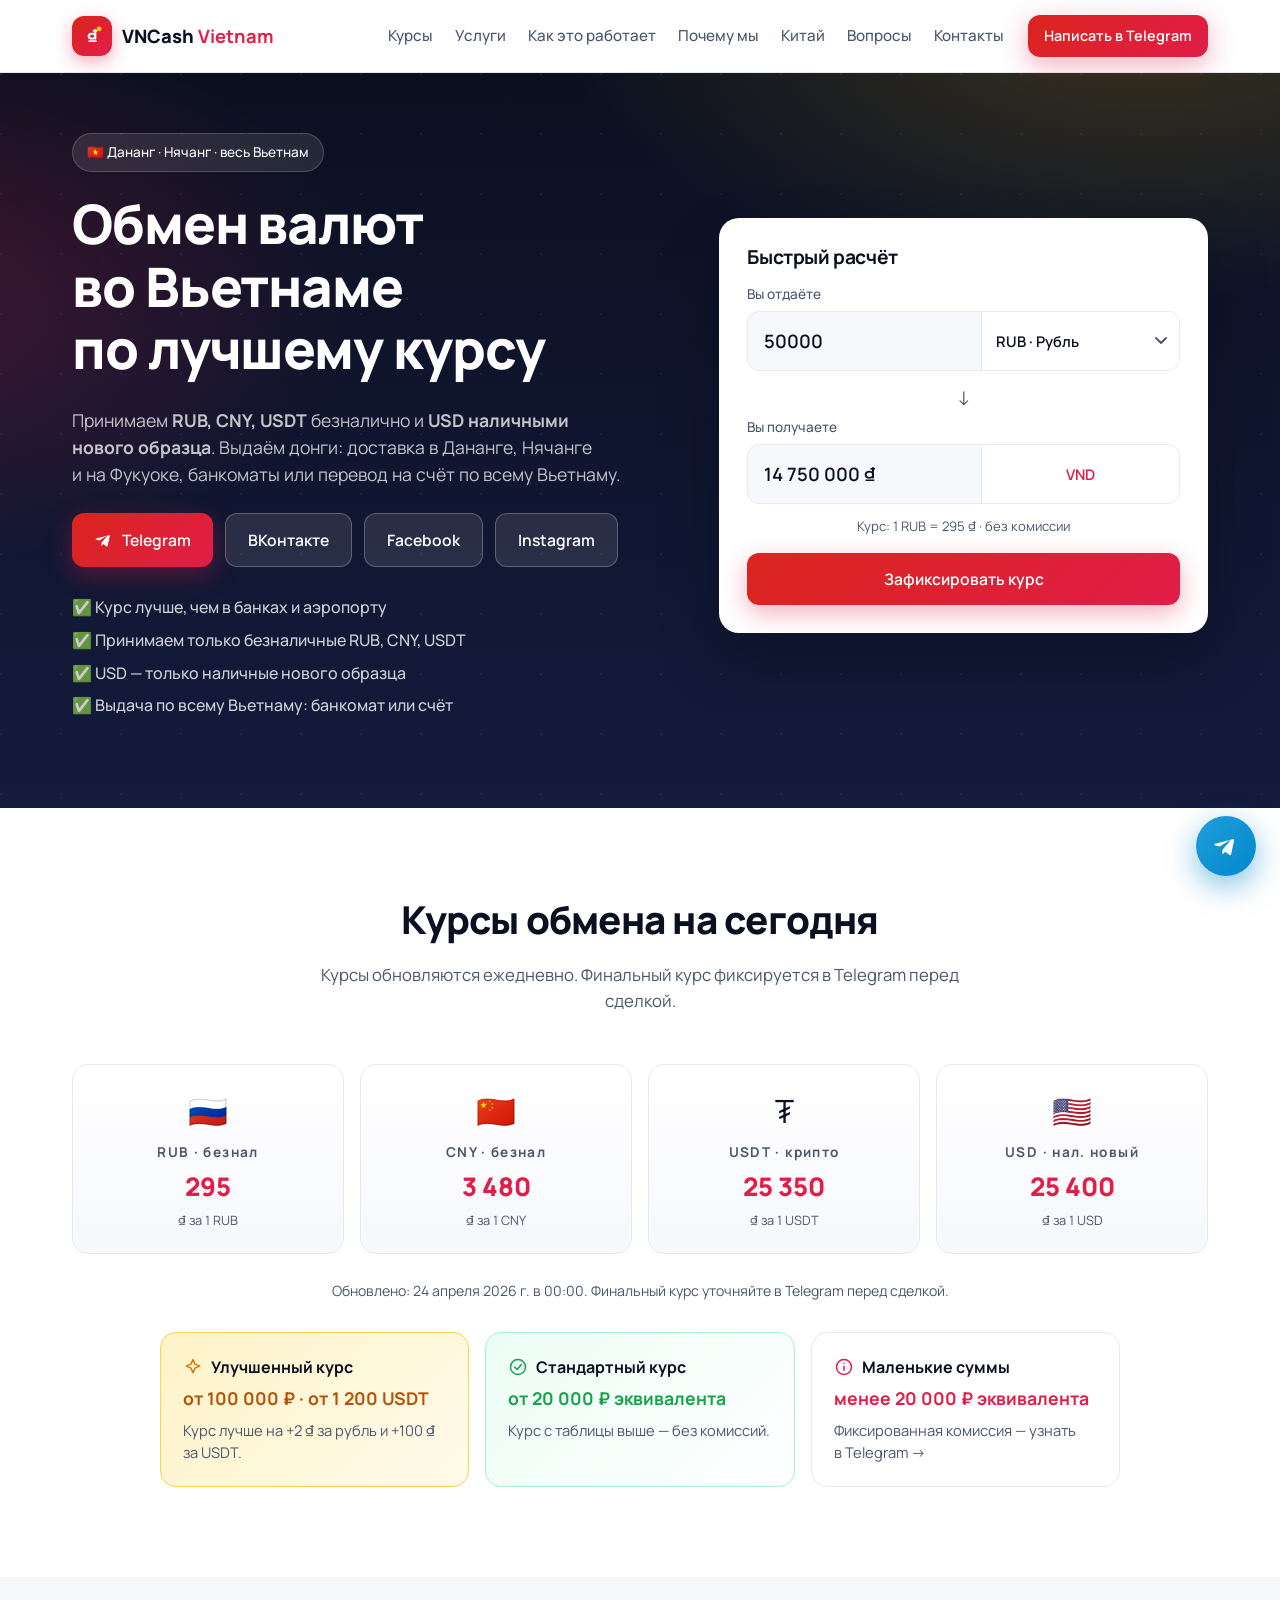
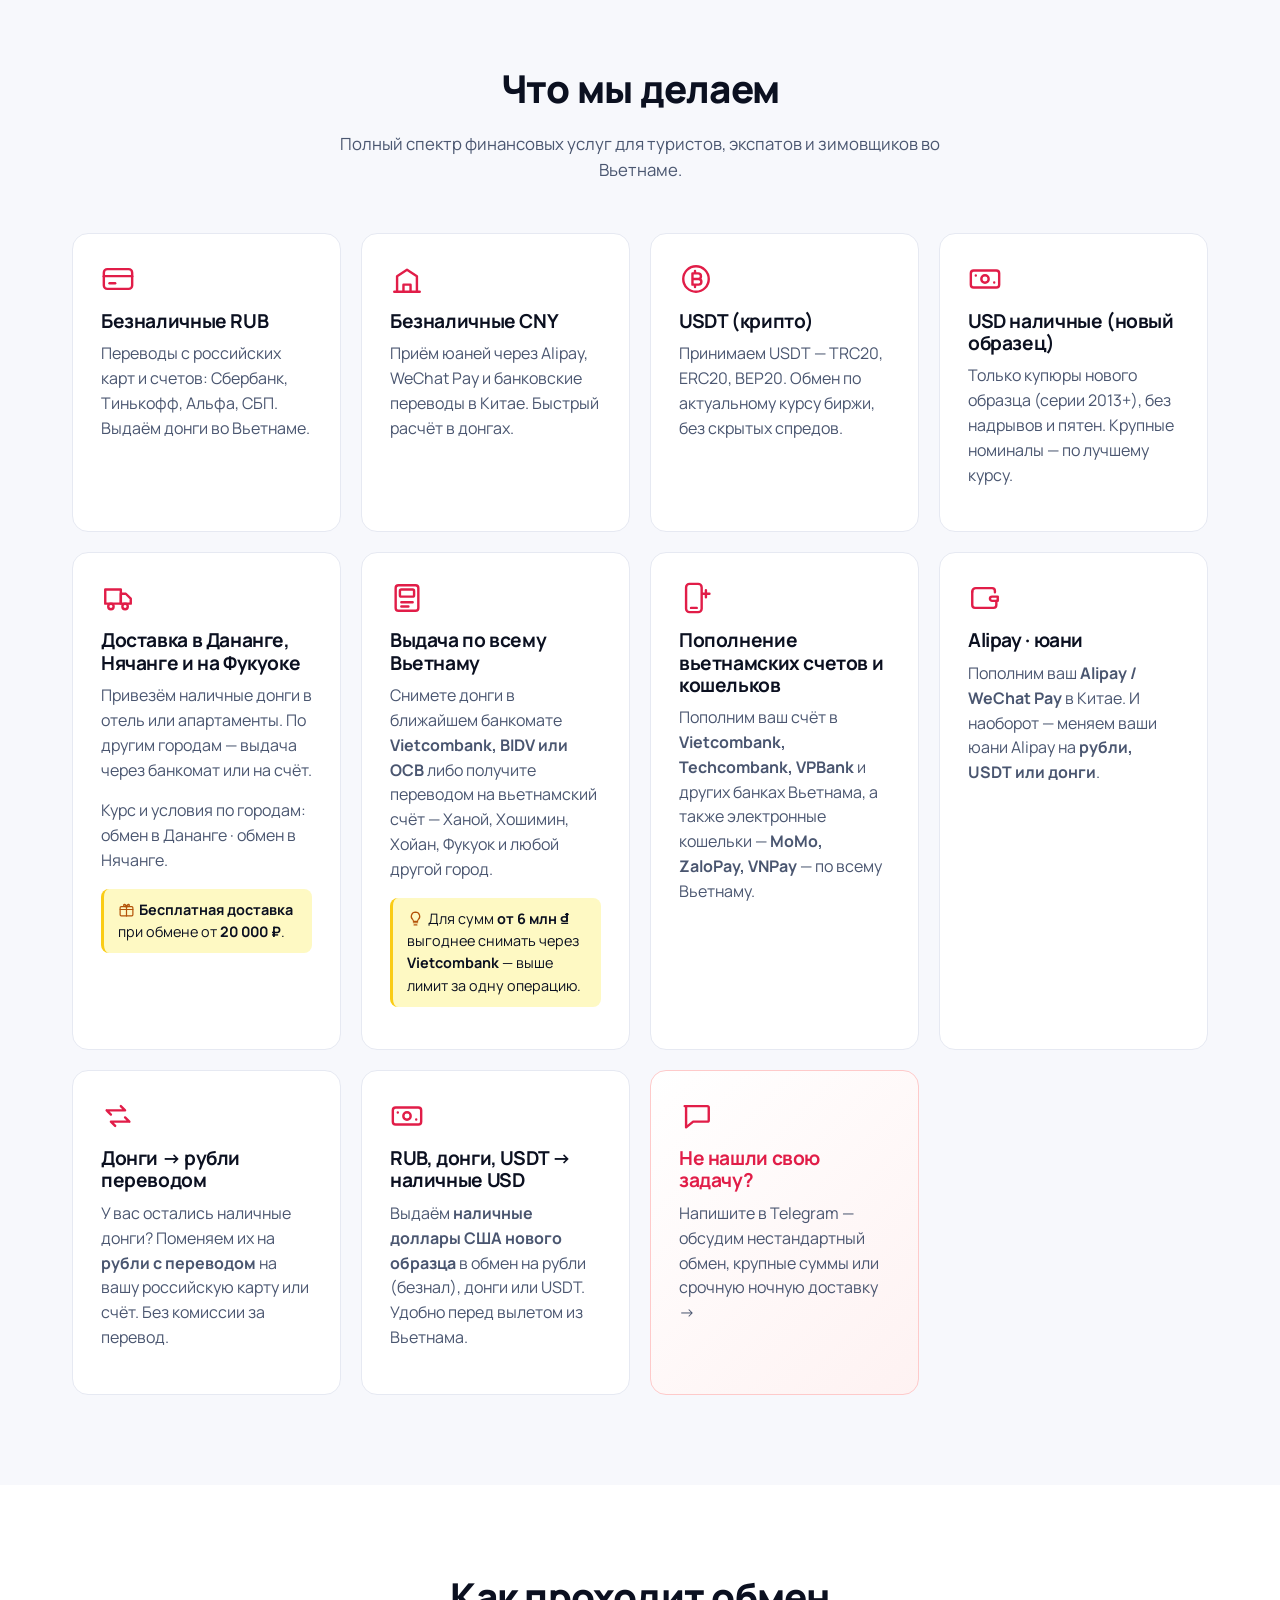
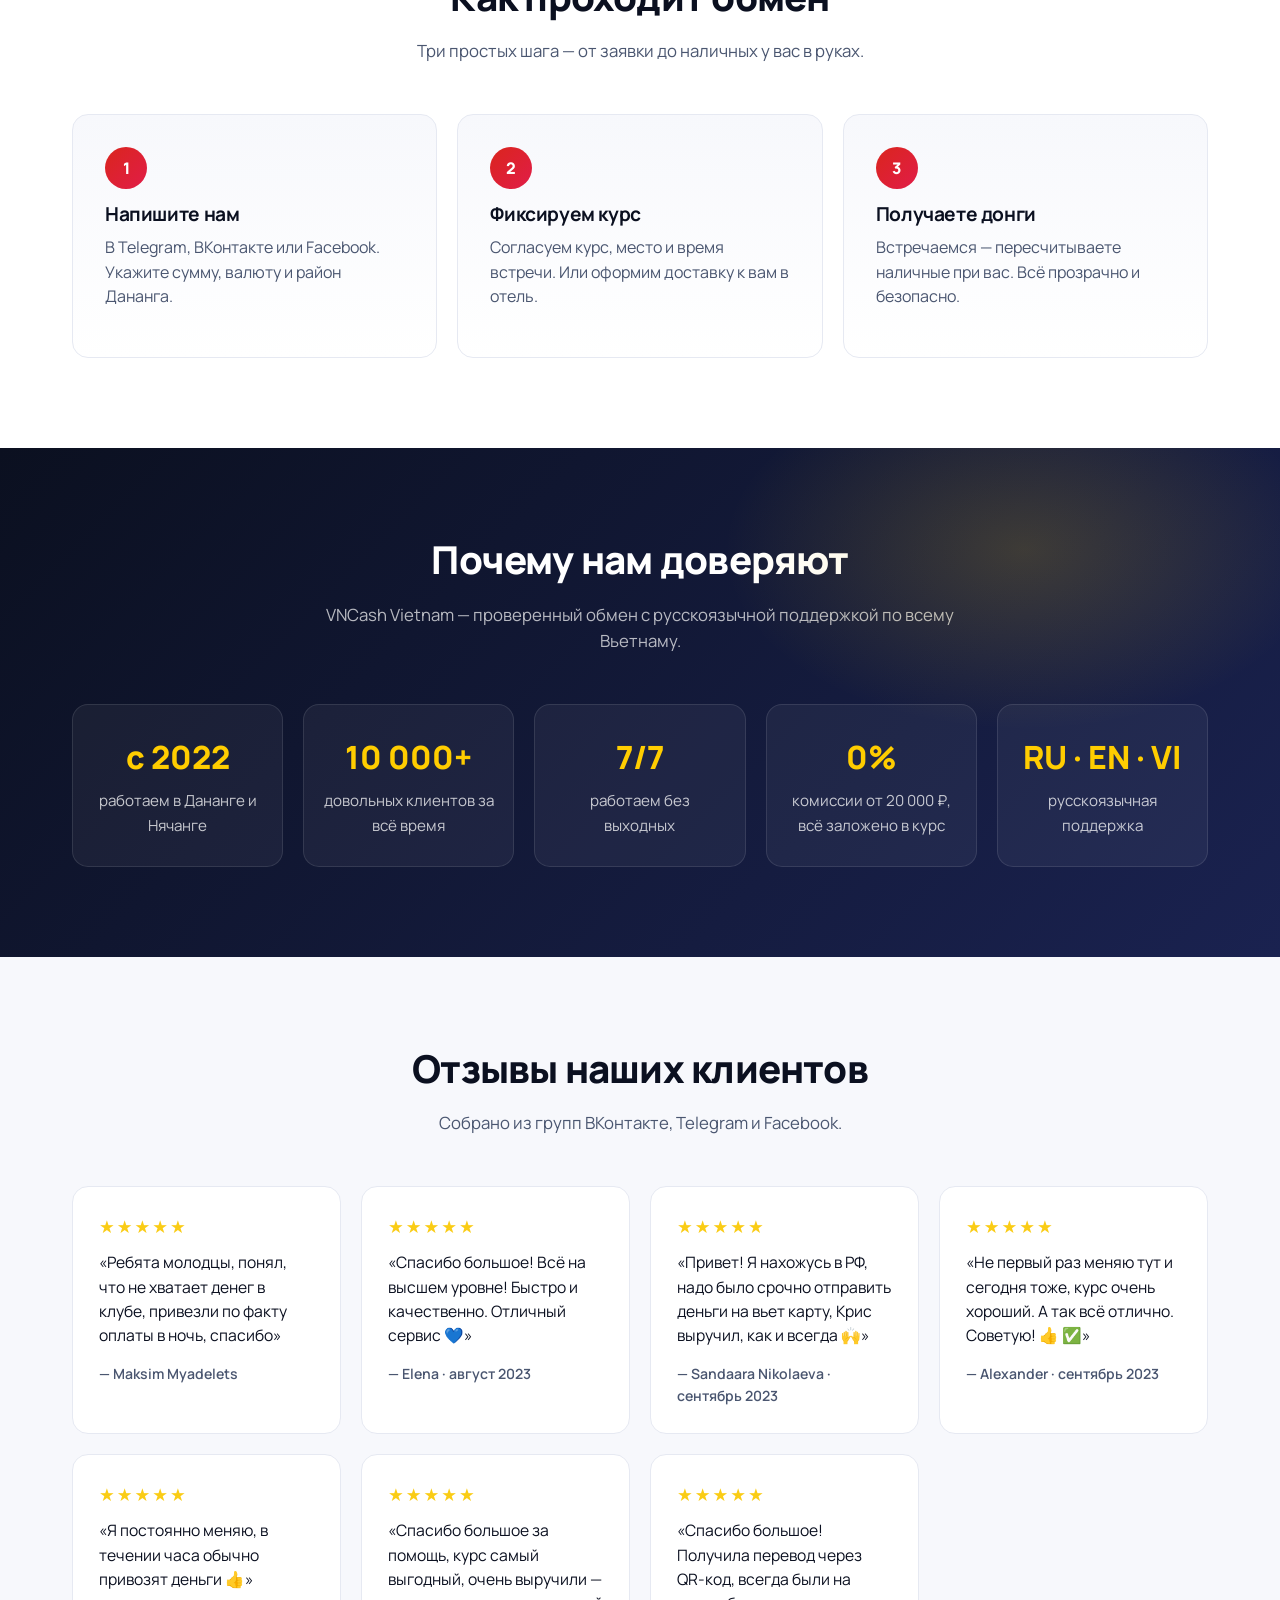
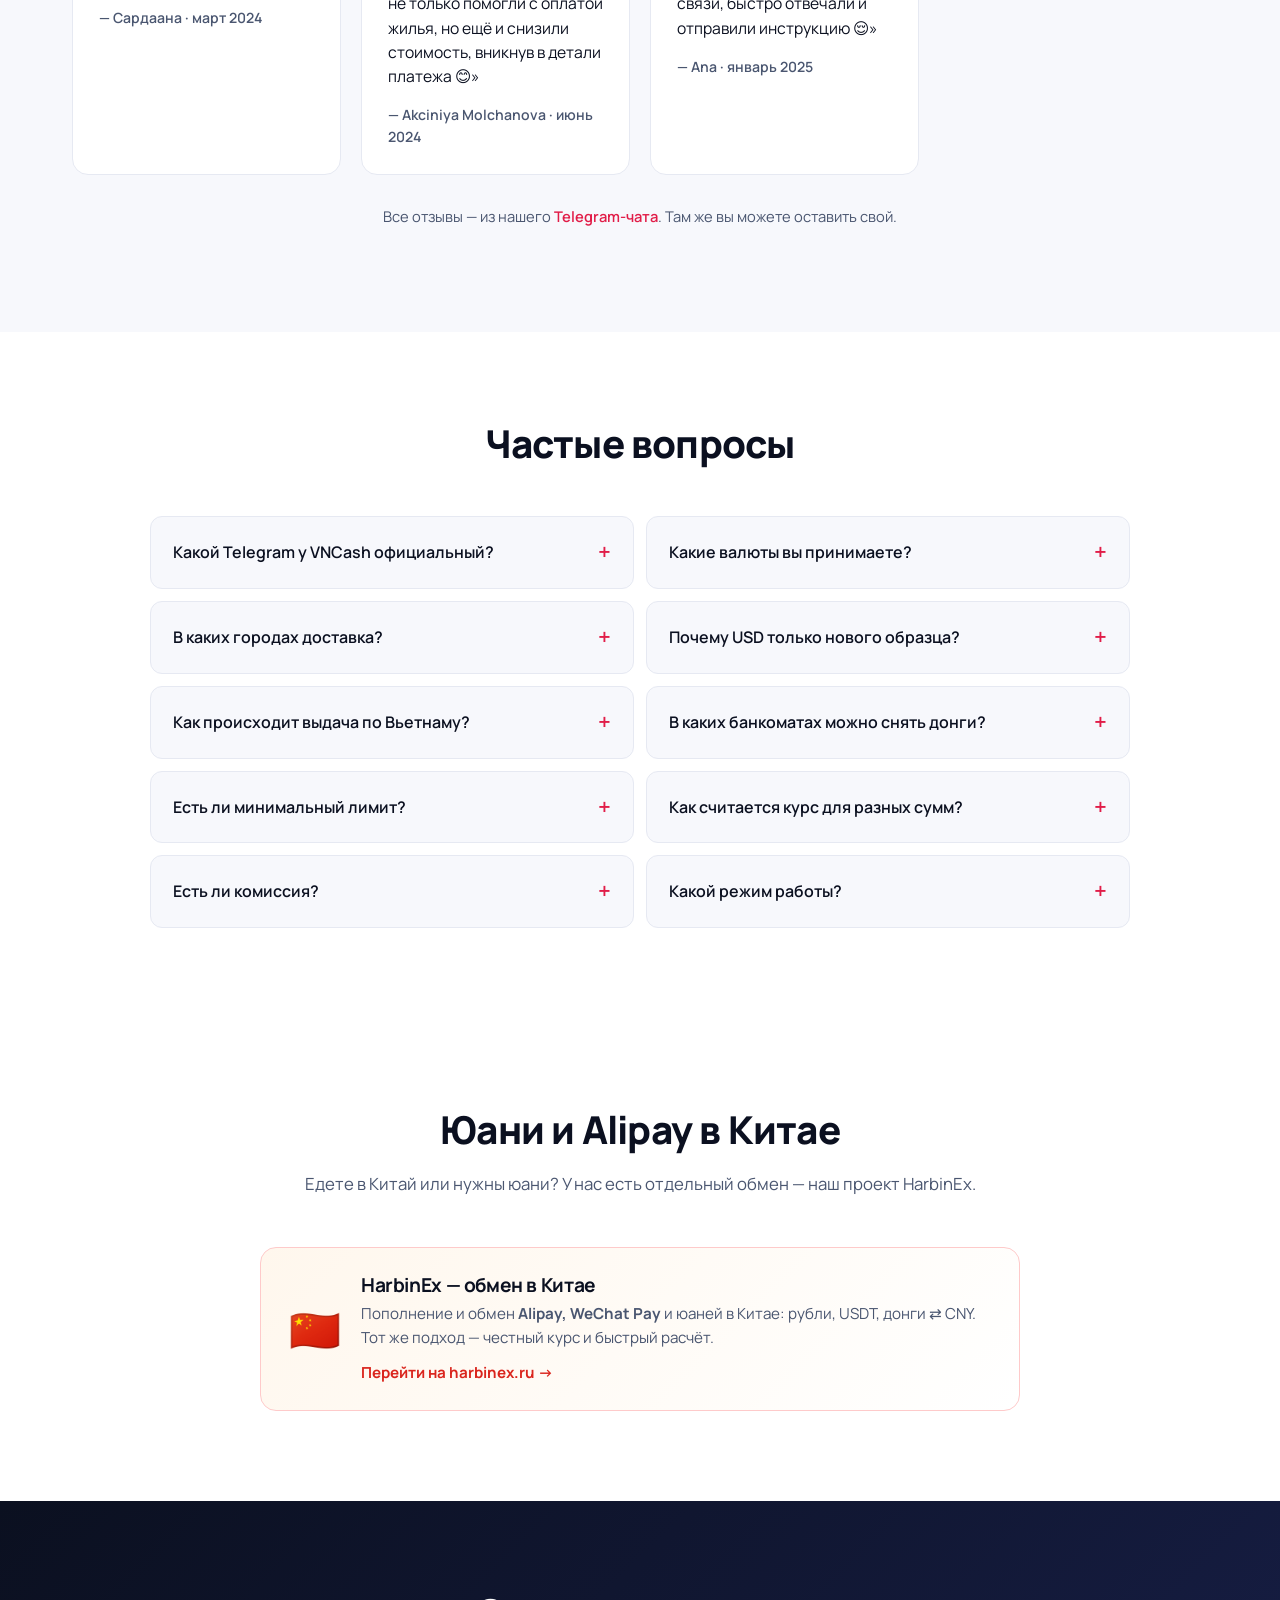
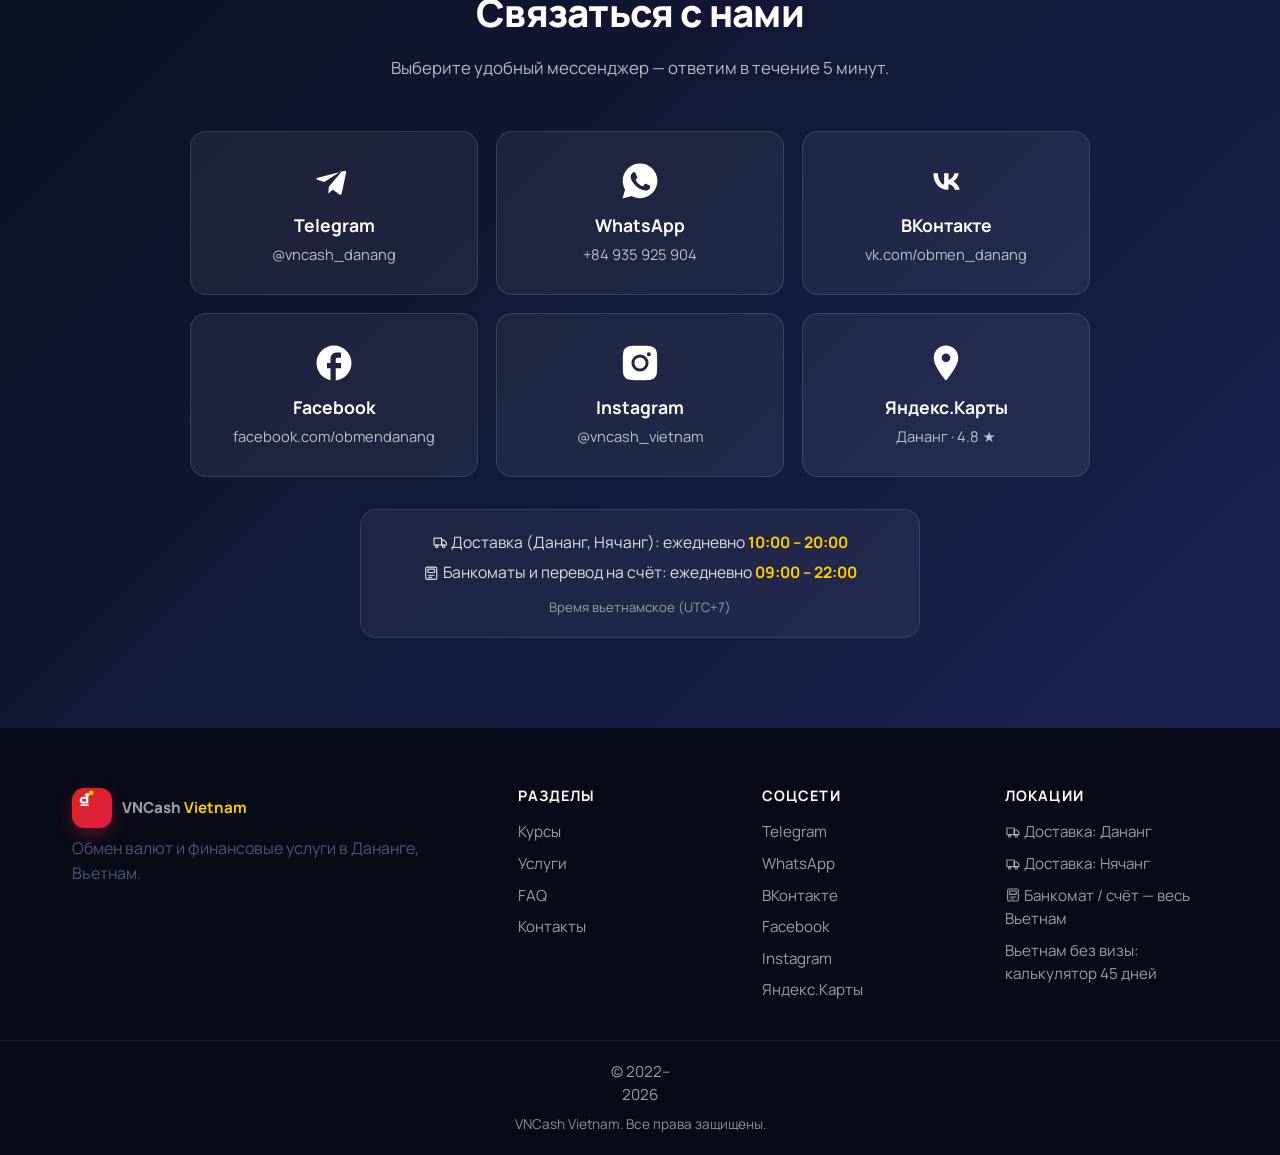
<file: index.html>
<!DOCTYPE html>
<html lang="ru">
<head>
<meta charset="UTF-8" />
<meta name="viewport" content="width=device-width, initial-scale=1.0" />

<!-- Yandex.Metrika counter -->
<script type="text/javascript">
   (function(m,e,t,r,i,k,a){m[i]=m[i]||function(){(m[i].a=m[i].a||[]).push(arguments)};
   m[i].l=1*new Date();
   for (var j = 0; j < document.scripts.length; j++) {if (document.scripts[j].src === r) { return; }}
   k=e.createElement(t),a=e.getElementsByTagName(t)[0],k.async=1,k.src=r,a.parentNode.insertBefore(k,a)})
   (window, document, "script", "https://mc.yandex.ru/metrika/tag.js", "ym");

   ym(110939868, "init", {
        clickmap:true,
        trackLinks:true,
        accurateTrackBounce:true,
        webvisor:true
   });
</script>
<noscript><div><img src="https://mc.yandex.ru/watch/110939868" style="position:absolute; left:-9999px;" alt="" /></div></noscript>
<!-- /Yandex.Metrika counter -->

<title>Обмен валют во Вьетнаме — Дананг, Нячанг, Фукуок | VNCash</title>
<meta name="description" content="Обмен RUB, USDT, CNY и USD на донги во Вьетнаме. Доставка в Дананге, Нячанге и на Фукуоке, выдача через банкоматы Vietcombank/BIDV/OCB по всему Вьетнаму." />
<meta name="robots" content="index, follow" />
<meta name="yandex-verification" content="456166cab07e8e5e" />
<link rel="canonical" href="https://vncash.ru/" />

<link rel="icon" type="image/svg+xml" href="favicon.svg" />
<link rel="apple-touch-icon" href="favicon.svg" />
<meta name="theme-color" content="#0b1020" />

<meta property="og:type" content="website" />
<meta property="og:url" content="https://vncash.ru/" />
<meta property="og:title" content="VNCash Vietnam — Обмен валют во Вьетнаме" />
<meta property="og:description" content="RUB, CNY, USDT безналично и USD наличные → донги. Доставка: Дананг, Нячанг. Выдача по всему Вьетнаму." />
<meta property="og:image" content="https://vncash.ru/og-cover.svg" />
<meta property="og:image:width" content="1200" />
<meta property="og:image:height" content="630" />
<meta property="og:locale" content="ru_RU" />
<meta property="og:site_name" content="VNCash Vietnam" />

<meta name="twitter:card" content="summary_large_image" />
<meta name="twitter:title" content="VNCash Vietnam — Обмен валют во Вьетнаме" />
<meta name="twitter:description" content="RUB, CNY, USDT безналично и USD наличные → донги. Дананг · Нячанг · весь Вьетнам." />
<meta name="twitter:image" content="https://vncash.ru/og-cover.svg" />

<script type="application/ld+json">
{
  "@context": "https://schema.org",
  "@graph": [
    {
      "@type": "Organization",
      "@id": "https://vncash.ru/#org",
      "name": "VNCash Vietnam",
      "alternateName": ["VNCash", "ВНКэш", "Обмен валют VNCash"],
      "url": "https://vncash.ru/",
      "logo": "https://vncash.ru/favicon.svg",
      "sameAs": [
        "https://t.me/vncash_danang",
        "https://wa.me/84935925904",
        "https://vk.com/obmen_danang",
        "https://www.facebook.com/obmendanang",
        "https://www.instagram.com/vncash_vietnam/",
        "https://yandex.com/maps/-/CTuGQIlv"
      ]
    },
    {
      "@type": "WebSite",
      "@id": "https://vncash.ru/#site",
      "url": "https://vncash.ru/",
      "name": "VNCash Vietnam — Обмен валют во Вьетнаме",
      "inLanguage": "ru",
      "publisher": {"@id": "https://vncash.ru/#org"}
    },
    {
      "@type": "FAQPage",
      "@id": "https://vncash.ru/#faq",
      "mainEntity": [
        {"@type":"Question","name":"Какой Telegram у VNCash официальный?","acceptedAnswer":{"@type":"Answer","text":"Официальный Telegram-канал VNCash Vietnam один — @vncash_danang (t.me/vncash_danang): там ежедневный курс, отзывы и заявки. Менеджер для сделок — @krisanqi. Другие Telegram-чаты с похожими названиями к нам отношения не имеют — сверяйте адрес."}},
        {"@type":"Question","name":"Какие валюты вы принимаете?","acceptedAnswer":{"@type":"Answer","text":"Безналично: RUB, CNY, USDT. Наличными — только USD нового образца (серии 2013 и новее, без повреждений). Другие наличные валюты мы не принимаем."}},
        {"@type":"Question","name":"В каких городах доставка?","acceptedAnswer":{"@type":"Answer","text":"Личная доставка донгов — Дананг, Нячанг и Фукуок. В остальных городах Вьетнама (Ханой, Хошимин, Хойан, Далат и др.) — выдача через банкомат или переводом на ваш вьетнамский счёт."}},
        {"@type":"Question","name":"Почему USD только нового образца?","acceptedAnswer":{"@type":"Answer","text":"Вьетнамские банки и обменники не принимают старые, надорванные или помеченные купюры. Мы работаем только с чистыми банкнотами серий 2013+ (крупные лицевые портреты), чтобы гарантировать курс."}},
        {"@type":"Question","name":"Как происходит выдача по Вьетнаму?","acceptedAnswer":{"@type":"Answer","text":"После перевода RUB/CNY/USDT мы отправим донги на ваш счёт во вьетнамском банке (Vietcombank, Techcombank, VPBank и др.) или сообщим код для снятия через банкомат."}},
        {"@type":"Question","name":"В каких банкоматах можно снять донги?","acceptedAnswer":{"@type":"Answer","text":"Мы работаем с банкоматами Vietcombank, BIDV и OCB — они есть в любом городе Вьетнама. Для сумм свыше 6 млн ₫ рекомендуем Vietcombank: выше лимит за одну операцию."}},
        {"@type":"Question","name":"Есть ли минимальный лимит?","acceptedAnswer":{"@type":"Answer","text":"Минимального лимита нет — поменяем любую сумму. Для маленьких сумм применяется фиксированная комиссия, подробности в Telegram."}},
        {"@type":"Question","name":"Есть ли комиссия?","acceptedAnswer":{"@type":"Answer","text":"От 20 000 ₽ в эквиваленте комиссии нет: наш доход заложен в курс, который всё равно выгоднее, чем в банках и отелях. Для сумм меньше 20 000 ₽ берём небольшую фиксированную комиссию — точный размер назовём в Telegram до сделки."}},
        {"@type":"Question","name":"Какой режим работы?","acceptedAnswer":{"@type":"Answer","text":"Работаем ежедневно. Доставка по Дананг и Нячанг — с 10:00 до 20:00. Выдача через банкоматы и переводы на счёт — с 09:00 до 22:00 (UTC+7)."}}
      ]
    },
    {
  "@type": "FinancialService",
  "@id": "https://vncash.ru/#business",
  "name": "VNCash Vietnam",
  "alternateName": ["VNCash", "ВНКэш", "Обмен валют VNCash"],
  "description": "Обмен валют во Вьетнаме: RUB, CNY, USDT безналично и USD наличные нового образца на донги. Доставка в Дананге, Нячанге и на Фукуоке, выдача через банкоматы и на счёт по всему Вьетнаму.",
  "url": "https://vncash.ru/",
  "logo": "https://vncash.ru/favicon.svg",
  "image": "https://vncash.ru/og-cover.svg",
  "telephone": "+84935925904",
  "priceRange": "$$",
  "currenciesAccepted": "RUB, USDT, CNY, USD, VND",
  "paymentAccepted": "Bank transfer, Cryptocurrency, Cash",
  "areaServed": [
    {"@type":"City","name":"Да Нанг"},
    {"@type":"City","name":"Нячанг"},
    {"@type":"City","name":"Фукуок"},
    {"@type":"Country","name":"Вьетнам"}
  ],
  "address": {
    "@type": "PostalAddress",
    "addressCountry": "VN",
    "addressLocality": "Da Nang"
  },
  "openingHoursSpecification": [
    {"@type":"OpeningHoursSpecification","dayOfWeek":["Monday","Tuesday","Wednesday","Thursday","Friday","Saturday","Sunday"],"opens":"10:00","closes":"20:00"}
  ],
  "hasMap": "https://yandex.com/maps/-/CTuGQIlv",
  "sameAs": [
    "https://t.me/vncash_danang",
    "https://wa.me/84935925904",
    "https://vk.com/obmen_danang",
    "https://www.facebook.com/obmendanang",
    "https://www.instagram.com/vncash_vietnam/",
    "https://yandex.com/maps/-/CTuGQIlv"
  ]
    }
  ]
}
</script>

<link rel="preconnect" href="https://fonts.googleapis.com">
<link rel="preconnect" href="https://fonts.gstatic.com" crossorigin>
<link href="https://fonts.googleapis.com/css2?family=Manrope:wght@400;500;600;700;800&display=swap" rel="stylesheet">
<link rel="stylesheet" href="styles.css" />
</head>
<body>

<header class="header">
  <div class="container header__inner">
    <a href="#" class="logo">
      <span class="logo__mark" aria-hidden="true">
        <svg viewBox="0 0 40 40" width="24" height="24">
          <text x="20" y="30" font-family="Manrope, Arial, sans-serif" font-size="28" font-weight="800" fill="#fff" text-anchor="middle">₫</text>
          <circle cx="32" cy="8" r="4" fill="#ffcd00"/>
        </svg>
      </span>
      <span class="logo__text">VNCash <em>Vietnam</em></span>
    </a>
    <nav class="nav" id="nav">
      <a href="#rates">Курсы</a>
      <a href="#services">Услуги</a>
      <a href="#how">Как это работает</a>
      <a href="#why">Почему мы</a>
      <a href="#partners">Китай</a>
      <a href="#faq">Вопросы</a>
      <a href="#contacts">Контакты</a>
      <a href="https://t.me/vncash_danang" target="_blank" rel="noopener" class="btn btn--primary nav__cta">Написать в Telegram</a>
    </nav>
    <a href="https://t.me/vncash_danang" target="_blank" rel="noopener" class="btn btn--primary btn--sm header__cta">Написать в Telegram</a>
    <button class="burger" aria-label="Меню" aria-expanded="false">
      <span></span><span></span><span></span>
    </button>
  </div>
</header>

<section class="hero">
  <div class="container hero__grid">
    <div class="hero__content">
      <div class="badge">🇻🇳 Дананг · Нячанг · весь Вьетнам</div>
      <h1>Обмен валют во&nbsp;Вьетнаме по&nbsp;лучшему курсу</h1>
      <p class="hero__lead">
        Принимаем <b>RUB, CNY, USDT</b> безналично и <b>USD наличными нового&nbsp;образца</b>.
        Выдаём донги: доставка в&nbsp;Дананге, Нячанге и&nbsp;на&nbsp;Фукуоке, банкоматы или перевод на&nbsp;счёт по всему&nbsp;Вьетнаму.
      </p>
      <div class="hero__cta">
        <a href="https://t.me/vncash_danang" target="_blank" rel="noopener" class="btn btn--primary">
          <svg width="20" height="20" viewBox="0 0 24 24" fill="currentColor"><path d="M9.04 15.3 8.77 19c.38 0 .55-.16.75-.36l1.8-1.72 3.74 2.73c.69.38 1.18.18 1.36-.64l2.47-11.6c.24-1.03-.37-1.43-1.04-1.18L2.7 10.1c-1 .39-.98.95-.17 1.2l3.92 1.22 9.1-5.74c.43-.28.82-.12.5.16L9.04 15.3z"/></svg>
          Telegram
        </a>
        <a href="https://vk.com/obmen_danang" target="_blank" rel="noopener" class="btn btn--ghost">
          ВКонтакте
        </a>
        <a href="https://www.facebook.com/obmendanang" target="_blank" rel="noopener" class="btn btn--ghost">
          Facebook
        </a>
        <a href="https://www.instagram.com/vncash_vietnam/" target="_blank" rel="noopener" class="btn btn--ghost">
          Instagram
        </a>
      </div>
      <ul class="hero__points">
        <li>✅ Курс лучше, чем в банках и аэропорту</li>
        <li>✅ Принимаем только безналичные RUB, CNY, USDT</li>
        <li>✅ USD — только наличные нового образца</li>
        <li>✅ Выдача по всему Вьетнаму: банкомат или счёт</li>
      </ul>
    </div>

    <div class="hero__card">
      <h3>Быстрый расчёт</h3>
      <div class="calc">
        <div class="calc__row">
          <label for="amountFrom">Вы отдаёте</label>
          <div class="calc__field">
            <input type="number" id="amountFrom" name="amountFrom" value="50000" min="0" aria-label="Сумма к обмену" />
            <label for="currencyFrom" class="visually-hidden">Валюта</label>
            <select id="currencyFrom" name="currencyFrom" aria-label="Выбор валюты">
              <option value="RUB">RUB · Рубль</option>
              <option value="CNY">CNY · Юань</option>
              <option value="USDT">USDT · Tether</option>
              <option value="USD">USD · Доллар</option>
            </select>
          </div>
        </div>
        <div class="calc__arrow" aria-hidden="true">↓</div>
        <div class="calc__row">
          <label for="amountTo">Вы получаете</label>
          <div class="calc__field">
            <input type="text" id="amountTo" name="amountTo" value="" readonly aria-label="Сумма к получению в донгах" />
            <div class="calc__static">VND</div>
          </div>
        </div>
        <p class="calc__note" id="calcRate"></p>
        <a href="https://t.me/vncash_danang" target="_blank" rel="noopener" class="btn btn--primary btn--block">Зафиксировать курс</a>
      </div>
    </div>
  </div>
</section>

<section id="rates" class="section rates">
  <div class="container">
    <div class="section__head">
      <h2>Курсы обмена на&nbsp;сегодня</h2>
      <p>Курсы обновляются ежедневно. Финальный курс фиксируется в Telegram перед сделкой.</p>
    </div>
    <div class="rates__grid">
      <div class="rate"><div class="rate__flag">🇷🇺</div><div class="rate__code">RUB · безнал</div><div class="rate__val" data-code="RUB">—</div><div class="rate__unit">₫ за 1 RUB</div></div>
      <div class="rate"><div class="rate__flag">🇨🇳</div><div class="rate__code">CNY · безнал</div><div class="rate__val" data-code="CNY">—</div><div class="rate__unit">₫ за 1 CNY</div></div>
      <div class="rate"><div class="rate__flag">₮</div><div class="rate__code">USDT · крипто</div><div class="rate__val" data-code="USDT">—</div><div class="rate__unit">₫ за 1 USDT</div></div>
      <div class="rate"><div class="rate__flag">🇺🇸</div><div class="rate__code">USD · нал. новый</div><div class="rate__val" data-code="USD">—</div><div class="rate__unit">₫ за 1 USD</div></div>
    </div>
    <p class="rates__updated" id="ratesUpdated"></p>
    <div class="rates__tiers">
      <div class="tier tier--vip">
        <div class="tier__title"><svg class="tier__ico" viewBox="0 0 24 24" fill="none" stroke="currentColor" stroke-width="1.8" stroke-linecap="round" stroke-linejoin="round" aria-hidden="true"><path d="M12 3l2.4 5.6L20 11l-5.6 2.4L12 19l-2.4-5.6L4 11l5.6-2.4z"/></svg>Улучшенный курс</div>
        <div class="tier__amount">от 100 000 ₽ · от 1 200 USDT</div>
        <div class="tier__desc">Курс лучше на&nbsp;+2 ₫ за&nbsp;рубль и&nbsp;+100 ₫ за&nbsp;USDT.</div>
      </div>
      <div class="tier tier--best">
        <div class="tier__title"><svg class="tier__ico" viewBox="0 0 24 24" fill="none" stroke="currentColor" stroke-width="1.8" stroke-linecap="round" stroke-linejoin="round" aria-hidden="true"><circle cx="12" cy="12" r="9"/><path d="M8 12l3 3 5-6"/></svg>Стандартный курс</div>
        <div class="tier__amount">от 20 000 ₽ эквивалента</div>
        <div class="tier__desc">Курс с таблицы выше — без комиссий.</div>
      </div>
      <a href="https://t.me/vncash_danang" target="_blank" rel="noopener" class="tier tier--link">
        <div class="tier__title"><svg class="tier__ico" viewBox="0 0 24 24" fill="none" stroke="currentColor" stroke-width="1.8" stroke-linecap="round" stroke-linejoin="round" aria-hidden="true"><circle cx="12" cy="12" r="9"/><path d="M12 11v5M12 7.6v.01"/></svg>Маленькие суммы</div>
        <div class="tier__amount">менее 20 000 ₽ эквивалента</div>
        <div class="tier__desc">Фиксированная комиссия — узнать в&nbsp;Telegram →</div>
      </a>
    </div>
  </div>
</section>

<section id="services" class="section services">
  <div class="container">
    <div class="section__head">
      <h2>Что мы делаем</h2>
      <p>Полный спектр финансовых услуг для туристов, экспатов и зимовщиков во Вьетнаме.</p>
    </div>
    <div class="services__grid">
      <div class="service">
        <div class="service__ico"><svg viewBox="0 0 24 24" fill="none" stroke="currentColor" stroke-width="1.7" stroke-linecap="round" stroke-linejoin="round" aria-hidden="true"><rect x="2" y="5" width="20" height="14" rx="2.5"/><path d="M2 10h20"/><path d="M6 15h4"/></svg></div>
        <h3>Безналичные RUB</h3>
        <p>Переводы с российских карт и счетов: Сбербанк, Тинькофф, Альфа, СБП. Выдаём донги во&nbsp;Вьетнаме.</p>
      </div>
      <div class="service">
        <div class="service__ico"><svg viewBox="0 0 24 24" fill="none" stroke="currentColor" stroke-width="1.7" stroke-linecap="round" stroke-linejoin="round" aria-hidden="true"><path d="M3 21h18"/><path d="M5 21V10l7-4.5L19 10v11"/><path d="M9.5 21v-5h5v5"/></svg></div>
        <h3>Безналичные CNY</h3>
        <p>Приём юаней через Alipay, WeChat Pay и банковские переводы в Китае. Быстрый расчёт в донгах.</p>
      </div>
      <div class="service">
        <div class="service__ico"><svg viewBox="0 0 24 24" fill="none" stroke="currentColor" stroke-width="1.7" stroke-linecap="round" stroke-linejoin="round" aria-hidden="true"><circle cx="12" cy="12" r="9"/><path d="M9.5 8h4a2 2 0 0 1 0 4h-4zM9.5 12h4.3a2 2 0 0 1 0 4H9.5zM9.5 8v8M11.3 6.4v1.6M11.3 16v1.6"/></svg></div>
        <h3>USDT (крипто)</h3>
        <p>Принимаем USDT — TRC20, ERC20, BEP20. Обмен по актуальному курсу биржи, без скрытых спредов.</p>
      </div>
      <div class="service">
        <div class="service__ico"><svg viewBox="0 0 24 24" fill="none" stroke="currentColor" stroke-width="1.7" stroke-linecap="round" stroke-linejoin="round" aria-hidden="true"><rect x="2" y="6" width="20" height="12" rx="2"/><circle cx="12" cy="12" r="2.6"/><path d="M5.5 9.5h.01M18.5 14.5h.01"/></svg></div>
        <h3>USD наличные (новый образец)</h3>
        <p>Только купюры нового образца (серии 2013+), без надрывов и пятен. Крупные номиналы — по лучшему курсу.</p>
      </div>
      <div class="service">
        <div class="service__ico"><svg viewBox="0 0 24 24" fill="none" stroke="currentColor" stroke-width="1.7" stroke-linecap="round" stroke-linejoin="round" aria-hidden="true"><path d="M3 6h11v10H3z"/><path d="M14 9h3.5l3.5 3.5V16h-7z"/><circle cx="7" cy="18" r="1.9"/><circle cx="17" cy="18" r="1.9"/></svg></div>
        <h3>Доставка в Дананге, Нячанге и на Фукуоке</h3>
        <p>Привезём наличные донги в отель или апартаменты. По другим городам — выдача через банкомат или на&nbsp;счёт.</p>
        <p>Курс и условия по городам: <a href="/danang/">обмен в Дананге</a> · <a href="/nhatrang/">обмен в Нячанге</a>.</p>
        <p class="service__tip"><svg class="tip__ico" viewBox="0 0 24 24" fill="none" stroke="currentColor" stroke-width="1.7" stroke-linecap="round" stroke-linejoin="round" aria-hidden="true"><rect x="3" y="8" width="18" height="13" rx="1.5"/><path d="M3 12h18M12 8v13"/><path d="M12 8C10.5 4 8 4.2 8 6c0 1.5 2 2 4 2zM12 8c1.5-4 4-3.8 4-2 0 1.5-2 2-4 2z"/></svg> <b>Бесплатная доставка</b> при обмене от <b>20 000 ₽</b>.</p>
      </div>
      <div class="service">
        <div class="service__ico"><svg viewBox="0 0 24 24" fill="none" stroke="currentColor" stroke-width="1.7" stroke-linecap="round" stroke-linejoin="round" aria-hidden="true"><rect x="4" y="3" width="16" height="18" rx="2"/><rect x="7" y="6" width="10" height="5" rx="1"/><path d="M8 15h8M8 18h5"/></svg></div>
        <h3>Выдача по всему Вьетнаму</h3>
        <p>Снимете донги в ближайшем банкомате <b>Vietcombank, BIDV или OCB</b> либо получите переводом на вьетнамский счёт — Ханой, Хошимин, Хойан, Фукуок и любой другой город.</p>
        <p class="service__tip"><svg class="tip__ico" viewBox="0 0 24 24" fill="none" stroke="currentColor" stroke-width="1.7" stroke-linecap="round" stroke-linejoin="round" aria-hidden="true"><path d="M9 18h6M10 21h4"/><path d="M12 3a6 6 0 0 0-3.8 10.6c.6.6.8 1 .8 2.4h6c0-1.4.2-1.8.8-2.4A6 6 0 0 0 12 3z"/></svg> Для сумм <b>от 6 млн&nbsp;₫</b> выгоднее снимать через <b>Vietcombank</b> — выше лимит за одну операцию.</p>
      </div>
      <div class="service">
        <div class="service__ico"><svg viewBox="0 0 24 24" fill="none" stroke="currentColor" stroke-width="1.7" stroke-linecap="round" stroke-linejoin="round" aria-hidden="true"><rect x="5" y="2" width="11" height="20" rx="2.5"/><path d="M8.5 19h4"/><path d="M19 6.5v5M21.5 9h-5"/></svg></div>
        <h3>Пополнение вьетнамских счетов и кошельков</h3>
        <p>Пополним ваш счёт в <b>Vietcombank, Techcombank, VPBank</b> и других банках Вьетнама, а также электронные кошельки — <b>MoMo, ZaloPay, VNPay</b> — по всему Вьетнаму.</p>
      </div>
      <div class="service">
        <div class="service__ico"><svg viewBox="0 0 24 24" fill="none" stroke="currentColor" stroke-width="1.7" stroke-linecap="round" stroke-linejoin="round" aria-hidden="true"><path d="M3 7.5A2.5 2.5 0 0 1 5.5 5H17a2 2 0 0 1 2 2v1"/><path d="M3 7.5V17a2 2 0 0 0 2 2h13a2 2 0 0 0 2-2v-3"/><path d="M21 11h-4a1.5 1.5 0 0 0 0 3h4z"/></svg></div>
        <h3>Alipay · юани</h3>
        <p>Пополним ваш <b>Alipay / WeChat Pay</b> в Китае. И наоборот — меняем ваши юани Alipay на <b>рубли, USDT или донги</b>.</p>
      </div>
      <div class="service">
        <div class="service__ico"><svg viewBox="0 0 24 24" fill="none" stroke="currentColor" stroke-width="1.7" stroke-linecap="round" stroke-linejoin="round" aria-hidden="true"><path d="M4 8h13l-3-3M4 8l3 3M20 16H7l3 3M20 16l-3-3"/></svg></div>
        <h3>Донги → рубли переводом</h3>
        <p>У вас остались наличные донги? Поменяем их на <b>рубли с переводом</b> на вашу российскую карту или счёт. Без комиссии за перевод.</p>
      </div>
      <div class="service">
        <div class="service__ico"><svg viewBox="0 0 24 24" fill="none" stroke="currentColor" stroke-width="1.7" stroke-linecap="round" stroke-linejoin="round" aria-hidden="true"><rect x="2" y="6" width="20" height="12" rx="2"/><circle cx="12" cy="12" r="2.6"/><path d="M5.5 9.5h.01M18.5 14.5h.01"/></svg></div>
        <h3>RUB, донги, USDT → наличные USD</h3>
        <p>Выдаём <b>наличные доллары США нового образца</b> в обмен на рубли (безнал), донги или USDT. Удобно перед вылетом из Вьетнама.</p>
      </div>
      <a href="https://t.me/vncash_danang" target="_blank" rel="noopener" class="service service--link">
        <div class="service__ico"><svg viewBox="0 0 24 24" fill="none" stroke="currentColor" stroke-width="1.7" stroke-linecap="round" stroke-linejoin="round" aria-hidden="true"><path d="M4 5h16a1 1 0 0 1 1 1v9a1 1 0 0 1-1 1H10l-5 4V6a1 1 0 0 1 1-1z"/></svg></div>
        <h3>Не нашли свою задачу?</h3>
        <p>Напишите в&nbsp;Telegram — обсудим нестандартный обмен, крупные суммы или срочную ночную доставку →</p>
      </a>
    </div>
  </div>
</section>

<section id="how" class="section how">
  <div class="container">
    <div class="section__head">
      <h2>Как проходит обмен</h2>
      <p>Три простых шага — от заявки до наличных у&nbsp;вас в&nbsp;руках.</p>
    </div>
    <div class="how__grid">
      <div class="step">
        <div class="step__num">1</div>
        <h3>Напишите нам</h3>
        <p>В Telegram, ВКонтакте или Facebook. Укажите сумму, валюту и район Дананга.</p>
      </div>
      <div class="step">
        <div class="step__num">2</div>
        <h3>Фиксируем курс</h3>
        <p>Согласуем курс, место и время встречи. Или оформим доставку к вам в отель.</p>
      </div>
      <div class="step">
        <div class="step__num">3</div>
        <h3>Получаете донги</h3>
        <p>Встречаемся — пересчитываете наличные при вас. Всё прозрачно и безопасно.</p>
      </div>
    </div>
  </div>
</section>

<section id="why" class="section why">
  <div class="container">
    <div class="section__head">
      <h2>Почему нам доверяют</h2>
      <p>VNCash Vietnam — проверенный обмен с русскоязычной поддержкой по всему Вьетнаму.</p>
    </div>
    <div class="why__grid">
      <div class="why__item"><b>с 2022</b><span>работаем в Дананге и Нячанге</span></div>
      <div class="why__item"><b>10 000+</b><span>довольных клиентов за всё время</span></div>
      <div class="why__item"><b>7/7</b><span>работаем без выходных</span></div>
      <div class="why__item"><b>0%</b><span>комиссии от 20 000 ₽, всё заложено в курс</span></div>
      <div class="why__item"><b>RU · EN · VI</b><span>русскоязычная поддержка</span></div>
    </div>
  </div>
</section>

<section class="section reviews">
  <div class="container">
    <div class="section__head">
      <h2>Отзывы наших клиентов</h2>
      <p>Собрано из групп ВКонтакте, Telegram и Facebook.</p>
    </div>
    <div class="reviews__grid">
      <div class="review">
        <div class="review__stars">★★★★★</div>
        <p>«Ребята молодцы, понял, что не хватает денег в клубе, привезли по факту оплаты в ночь, спасибо»</p>
        <div class="review__author">— Maksim Myadelets</div>
      </div>
      <div class="review">
        <div class="review__stars">★★★★★</div>
        <p>«Спасибо большое! Всё на высшем уровне! Быстро и качественно. Отличный сервис 💙»</p>
        <div class="review__author">— Elena · август 2023</div>
      </div>
      <div class="review">
        <div class="review__stars">★★★★★</div>
        <p>«Привет! Я нахожусь в РФ, надо было срочно отправить деньги на вьет карту, Крис выручил, как и всегда 🙌»</p>
        <div class="review__author">— Sandaara Nikolaeva · сентябрь 2023</div>
      </div>
      <div class="review">
        <div class="review__stars">★★★★★</div>
        <p>«Не первый раз меняю тут и сегодня тоже, курс очень хороший. А так всё отлично. Советую! 👍 ✅»</p>
        <div class="review__author">— Alexander · сентябрь 2023</div>
      </div>
      <div class="review">
        <div class="review__stars">★★★★★</div>
        <p>«Я постоянно меняю, в течении часа обычно привозят деньги 👍»</p>
        <div class="review__author">— Сардаана · март 2024</div>
      </div>
      <div class="review">
        <div class="review__stars">★★★★★</div>
        <p>«Спасибо большое за помощь, курс самый выгодный, очень выручили — не только помогли с оплатой жилья, но ещё и снизили стоимость, вникнув в детали платежа 😊»</p>
        <div class="review__author">— Akciniya Molchanova · июнь 2024</div>
      </div>
      <div class="review">
        <div class="review__stars">★★★★★</div>
        <p>«Спасибо большое! Получила перевод через QR-код, всегда были на связи, быстро отвечали и отправили инструкцию 😌»</p>
        <div class="review__author">— Ana · январь 2025</div>
      </div>
    </div>
    <p class="reviews__note">
      Все отзывы — из нашего <a href="https://t.me/vncash_danang" target="_blank" rel="noopener">Telegram-чата</a>. Там же вы можете оставить свой.
    </p>
  </div>
</section>

<section id="faq" class="section faq">
  <div class="container">
    <div class="section__head">
      <h2>Частые вопросы</h2>
    </div>
    <div class="faq__list">
      <details><summary>Какой Telegram у VNCash официальный?</summary><p>Наш официальный Telegram-канал один — <a href="https://t.me/vncash_danang" target="_blank" rel="noopener"><b>@vncash_danang</b></a>: там ежедневный курс, отзывы и заявки. Менеджер для сделок — <a href="https://t.me/krisanqi" target="_blank" rel="noopener"><b>@krisanqi</b></a>. Другие Telegram-чаты с похожими названиями к нам отношения не имеют — сверяйте адрес.</p></details>
      <details><summary>Какие валюты вы принимаете?</summary><p>Безналично: <b>RUB, CNY, USDT</b>. Наличными — только <b>USD нового образца</b> (серии 2013 и новее, без повреждений). Другие наличные валюты мы не принимаем.</p></details>
      <details><summary>В каких городах доставка?</summary><p>Личная доставка донгов — <b><a href="/danang/">Дананг</a>, <a href="/nhatrang/">Нячанг</a> и Фукуок</b>. В остальных городах Вьетнама (Ханой, Хошимин, Хойан, Далат и др.) — выдача через <b>банкомат</b> или <b>переводом на ваш вьетнамский счёт</b>.</p></details>
      <details><summary>Почему USD только нового образца?</summary><p>Вьетнамские банки и обменники не принимают старые, надорванные или помеченные купюры. Мы работаем только с чистыми банкнотами серий 2013+ (крупные лицевые портреты), чтобы гарантировать курс.</p></details>
      <details><summary>Как происходит выдача по Вьетнаму?</summary><p>После перевода RUB/CNY/USDT мы отправим донги на ваш счёт во вьетнамском банке (Vietcombank, Techcombank, VPBank и др.) или сообщим код для снятия через банкомат.</p></details>
      <details><summary>В каких банкоматах можно снять донги?</summary><p>Мы работаем с банкоматами <b>Vietcombank</b>, <b>BIDV</b> и <b>OCB</b> — они есть в любом городе Вьетнама. Для сумм <b>свыше 6 млн ₫</b> рекомендуем <b>Vietcombank</b>: выше лимит за одну операцию, меньше снятий — меньше комиссий банкомата.</p></details>
      <details><summary>Есть ли минимальный лимит?</summary><p>Минимального лимита нет — поменяем любую сумму. Для маленьких сумм применяется фиксированная комиссия, подробности в Telegram.</p></details>
      <details><summary>Как считается курс для разных сумм?</summary><p><b>Стандартный курс</b> (тот, что указан на сайте) действует на суммы от <b>20 000 до 100 000 ₽</b> в эквиваленте и выше. Для меньших сумм применяется <b>фиксированная комиссия</b> — точный размер уточним в Telegram перед сделкой.</p></details>
      <details><summary>Есть ли комиссия?</summary><p>От 20 000 ₽ в эквиваленте комиссии нет: наш доход заложен в курс, который всё равно выгоднее, чем в банках и отелях. Для сумм меньше 20 000 ₽ берём небольшую фиксированную комиссию — точный размер назовём в Telegram до сделки.</p></details>
      <details><summary>Какой режим работы?</summary><p>Работаем ежедневно, без выходных. <b>Доставка</b> по Дананг и Нячанг — с <b>10:00 до 20:00</b>. <b>Выдача через банкоматы и переводы на счёт</b> — с <b>09:00 до 22:00</b> (время вьетнамское, UTC+7).</p></details>
    </div>
  </div>
</section>

<section id="partners" class="section partners">
  <div class="container">
    <div class="section__head">
      <h2>Юани и Alipay в&nbsp;Китае</h2>
      <p>Едете в Китай или нужны юани? У нас есть отдельный обмен — наш проект HarbinEx.</p>
    </div>
    <div class="partners__grid">
      <a href="https://harbinex.ru/" target="_blank" rel="noopener" class="partner partner--cn">
        <div class="partner__flag" aria-hidden="true">🇨🇳</div>
        <div class="partner__body">
          <h3>HarbinEx — обмен в Китае</h3>
          <p>Пополнение и обмен <b>Alipay, WeChat Pay</b> и юаней в Китае: рубли, USDT, донги ⇄ CNY. Тот же подход — честный курс и быстрый расчёт.</p>
          <span class="partner__cta">Перейти на harbinex.ru →</span>
        </div>
      </a>
    </div>
  </div>
</section>

<section id="contacts" class="section contacts">
  <div class="container">
    <div class="section__head">
      <h2>Связаться с&nbsp;нами</h2>
      <p>Выберите удобный мессенджер — ответим в течение 5 минут.</p>
    </div>
    <div class="contacts__grid">
      <a href="https://t.me/vncash_danang" target="_blank" rel="noopener" class="contact contact--tg">
        <div class="contact__ico">
          <svg viewBox="0 0 24 24" fill="currentColor" aria-hidden="true"><path d="M9.04 15.3 8.77 19c.38 0 .55-.16.75-.36l1.8-1.72 3.74 2.73c.69.38 1.18.18 1.36-.64l2.47-11.6c.24-1.03-.37-1.43-1.04-1.18L2.7 10.1c-1 .39-.98.95-.17 1.2l3.92 1.22 9.1-5.74c.43-.28.82-.12.5.16L9.04 15.3z"/></svg>
        </div>
        <div class="contact__label">Telegram</div>
        <div class="contact__val">@vncash_danang</div>
      </a>
      <a href="https://wa.me/84935925904" target="_blank" rel="noopener" class="contact contact--wa">
        <div class="contact__ico">
          <svg viewBox="0 0 24 24" fill="currentColor" aria-hidden="true"><path d="M12.04 2C6.58 2 2.13 6.45 2.13 11.91c0 1.75.46 3.45 1.32 4.95L2 22l5.25-1.38c1.45.79 3.08 1.21 4.79 1.21h.01c5.46 0 9.91-4.45 9.91-9.91C21.96 6.45 17.5 2 12.04 2zm5.8 14.02c-.24.68-1.42 1.31-1.96 1.36-.5.05-.98.23-3.32-.7-2.8-1.1-4.6-3.96-4.74-4.15-.14-.19-1.13-1.5-1.13-2.86 0-1.36.71-2.03.97-2.31.24-.26.53-.32.71-.32.18 0 .36.002.51.01.16.007.38-.06.6.46.24.56.79 1.94.86 2.08.07.14.12.3.02.49-.09.19-.14.3-.28.47-.14.16-.29.36-.42.49-.14.14-.28.29-.12.56.16.28.72 1.18 1.54 1.92 1.06.94 1.95 1.24 2.23 1.38.28.14.44.12.6-.07.16-.19.69-.8.87-1.08.18-.28.36-.23.61-.14.24.09 1.55.73 1.81.87.28.14.46.21.53.32.07.12.07.68-.17 1.36z"/></svg>
        </div>
        <div class="contact__label">WhatsApp</div>
        <div class="contact__val">+84 935 925 904</div>
      </a>
      <a href="https://vk.com/obmen_danang" target="_blank" rel="noopener" class="contact contact--vk">
        <div class="contact__ico">
          <svg viewBox="0 0 24 24" fill="currentColor" aria-hidden="true"><path d="M13.16 17.04c-5.04 0-8.22-3.54-8.35-9.43h2.58c.09 4.32 2.04 6.15 3.54 6.53V7.61h2.47v3.72c1.44-.15 2.95-1.81 3.46-3.72h2.44c-.39 2.35-2 4-3.14 4.68 1.14.55 2.97 1.99 3.67 4.75h-2.69c-.55-1.72-1.93-3.06-3.74-3.24v3.24h-.24z"/></svg>
        </div>
        <div class="contact__label">ВКонтакте</div>
        <div class="contact__val">vk.com/obmen_danang</div>
      </a>
      <a href="https://www.facebook.com/obmendanang" target="_blank" rel="noopener" class="contact contact--fb">
        <div class="contact__ico">
          <svg viewBox="0 0 24 24" fill="currentColor" aria-hidden="true"><path d="M22 12c0-5.52-4.48-10-10-10S2 6.48 2 12c0 4.84 3.44 8.87 8 9.8V15H8v-3h2V9.5C10 7.57 11.57 6 13.5 6H16v3h-2c-.55 0-1 .45-1 1v2h3v3h-3v6.95c5.05-.5 9-4.76 9-9.95z"/></svg>
        </div>
        <div class="contact__label">Facebook</div>
        <div class="contact__val">facebook.com/obmendanang</div>
      </a>
      <a href="https://www.instagram.com/vncash_vietnam/" target="_blank" rel="noopener" class="contact contact--ig">
        <div class="contact__ico">
          <svg viewBox="0 0 24 24" fill="currentColor" aria-hidden="true"><path d="M12 2.2c3.2 0 3.6 0 4.8.1 1.2.1 1.8.2 2.2.4.6.2 1 .5 1.4.9.4.4.7.8.9 1.4.2.4.4 1 .4 2.2.1 1.3.1 1.6.1 4.8s0 3.6-.1 4.8c-.1 1.2-.2 1.8-.4 2.2-.2.6-.5 1-.9 1.4-.4.4-.8.7-1.4.9-.4.2-1 .4-2.2.4-1.3.1-1.6.1-4.8.1s-3.6 0-4.8-.1c-1.2-.1-1.8-.2-2.2-.4-.6-.2-1-.5-1.4-.9-.4-.4-.7-.8-.9-1.4-.2-.4-.4-1-.4-2.2C2.2 15.6 2.2 15.2 2.2 12s0-3.6.1-4.8c.1-1.2.2-1.8.4-2.2.2-.6.5-1 .9-1.4.4-.4.8-.7 1.4-.9.4-.2 1-.4 2.2-.4C8.4 2.2 8.8 2.2 12 2.2zm0 4.9a4.9 4.9 0 1 0 0 9.8 4.9 4.9 0 0 0 0-9.8zm0 8.1a3.2 3.2 0 1 1 0-6.4 3.2 3.2 0 0 1 0 6.4zm5.1-9.4a1.15 1.15 0 1 0 0 2.3 1.15 1.15 0 0 0 0-2.3z"/></svg>
        </div>
        <div class="contact__label">Instagram</div>
        <div class="contact__val">@vncash_vietnam</div>
      </a>
      <a href="https://yandex.com/maps/-/CTuGQIlv" target="_blank" rel="noopener" class="contact contact--map">
        <div class="contact__ico">
          <svg viewBox="0 0 24 24" fill="currentColor" aria-hidden="true"><path d="M12 2C8.13 2 5 5.13 5 9c0 5.25 7 13 7 13s7-7.75 7-13c0-3.87-3.13-7-7-7zm0 9.5A2.5 2.5 0 1 1 12 6.5a2.5 2.5 0 0 1 0 5z"/></svg>
        </div>
        <div class="contact__label">Яндекс.Карты</div>
        <div class="contact__val">Дананг · 4.8 ★</div>
      </a>
    </div>
    <div class="contacts__hours">
      <div class="hours__row"><svg class="ico-inline" viewBox="0 0 24 24" fill="none" stroke="currentColor" stroke-width="1.7" stroke-linecap="round" stroke-linejoin="round" aria-hidden="true"><path d="M3 6h11v10H3z"/><path d="M14 9h3.5l3.5 3.5V16h-7z"/><circle cx="7" cy="18" r="1.9"/><circle cx="17" cy="18" r="1.9"/></svg> Доставка (Дананг, Нячанг): ежедневно <b>10:00 – 20:00</b></div>
      <div class="hours__row"><svg class="ico-inline" viewBox="0 0 24 24" fill="none" stroke="currentColor" stroke-width="1.7" stroke-linecap="round" stroke-linejoin="round" aria-hidden="true"><rect x="4" y="3" width="16" height="18" rx="2"/><rect x="7" y="6" width="10" height="5" rx="1"/><path d="M8 15h8M8 18h5"/></svg> Банкоматы и перевод на счёт: ежедневно <b>09:00 – 22:00</b></div>
      <div class="hours__note">Время вьетнамское (UTC+7)</div>
    </div>
  </div>
</section>

<footer class="footer">
  <div class="container footer__inner">
    <div>
      <div class="logo logo--light">
        <span class="logo__mark" aria-hidden="true">
          <svg viewBox="0 0 40 40" width="24" height="24">
            <text x="20" y="30" font-family="Manrope, Arial, sans-serif" font-size="28" font-weight="800" fill="#fff" text-anchor="middle">₫</text>
            <circle cx="32" cy="8" r="4" fill="#ffcd00"/>
          </svg>
        </span>
        <span class="logo__text">VNCash <em>Vietnam</em></span>
      </div>
      <p>Обмен валют и финансовые услуги в&nbsp;Дананге, Вьетнам.</p>
    </div>
    <div>
      <h4>Разделы</h4>
      <a href="#rates">Курсы</a>
      <a href="#services">Услуги</a>
      <a href="#faq">FAQ</a>
      <a href="#contacts">Контакты</a>
    </div>
    <div>
      <h4>Соцсети</h4>
      <a href="https://t.me/vncash_danang" target="_blank" rel="noopener">Telegram</a>
      <a href="https://wa.me/84935925904" target="_blank" rel="noopener">WhatsApp</a>
      <a href="https://vk.com/obmen_danang" target="_blank" rel="noopener">ВКонтакте</a>
      <a href="https://www.facebook.com/obmendanang" target="_blank" rel="noopener">Facebook</a>
      <a href="https://www.instagram.com/vncash_vietnam/" target="_blank" rel="noopener">Instagram</a>
      <a href="https://yandex.com/maps/-/CTuGQIlv" target="_blank" rel="noopener">Яндекс.Карты</a>
    </div>
    <div>
      <h4>Локации</h4>
      <a href="/danang/"><svg class="ico-inline" viewBox="0 0 24 24" fill="none" stroke="currentColor" stroke-width="1.7" stroke-linecap="round" stroke-linejoin="round" aria-hidden="true"><path d="M3 6h11v10H3z"/><path d="M14 9h3.5l3.5 3.5V16h-7z"/><circle cx="7" cy="18" r="1.9"/><circle cx="17" cy="18" r="1.9"/></svg> Доставка: Дананг</a>
      <a href="/nhatrang/"><svg class="ico-inline" viewBox="0 0 24 24" fill="none" stroke="currentColor" stroke-width="1.7" stroke-linecap="round" stroke-linejoin="round" aria-hidden="true"><path d="M3 6h11v10H3z"/><path d="M14 9h3.5l3.5 3.5V16h-7z"/><circle cx="7" cy="18" r="1.9"/><circle cx="17" cy="18" r="1.9"/></svg> Доставка: Нячанг</a>
      <span><svg class="ico-inline" viewBox="0 0 24 24" fill="none" stroke="currentColor" stroke-width="1.7" stroke-linecap="round" stroke-linejoin="round" aria-hidden="true"><rect x="4" y="3" width="16" height="18" rx="2"/><rect x="7" y="6" width="10" height="5" rx="1"/><path d="M8 15h8M8 18h5"/></svg> Банкомат / счёт — весь Вьетнам</span>
      <a href="/vietnam-bez-vizy/">Вьетнам без визы: калькулятор 45 дней</a>
    </div>
  </div>
  <div class="footer__bottom">
    <span class="footer__years">© 2022&ndash;<span id="year"></span></span> VNCash Vietnam. Все права защищены.
  </div>
</footer>

<a href="https://t.me/vncash_danang" target="_blank" rel="noopener" class="fab" aria-label="Написать в Telegram">
  <svg width="28" height="28" viewBox="0 0 24 24" fill="currentColor"><path d="M9.04 15.3 8.77 19c.38 0 .55-.16.75-.36l1.8-1.72 3.74 2.73c.69.38 1.18.18 1.36-.64l2.47-11.6c.24-1.03-.37-1.43-1.04-1.18L2.7 10.1c-1 .39-.98.95-.17 1.2l3.92 1.22 9.1-5.74c.43-.28.82-.12.5.16L9.04 15.3z"/></svg>
</a>

<script src="script.js"></script>
</body>
</html>
</file>
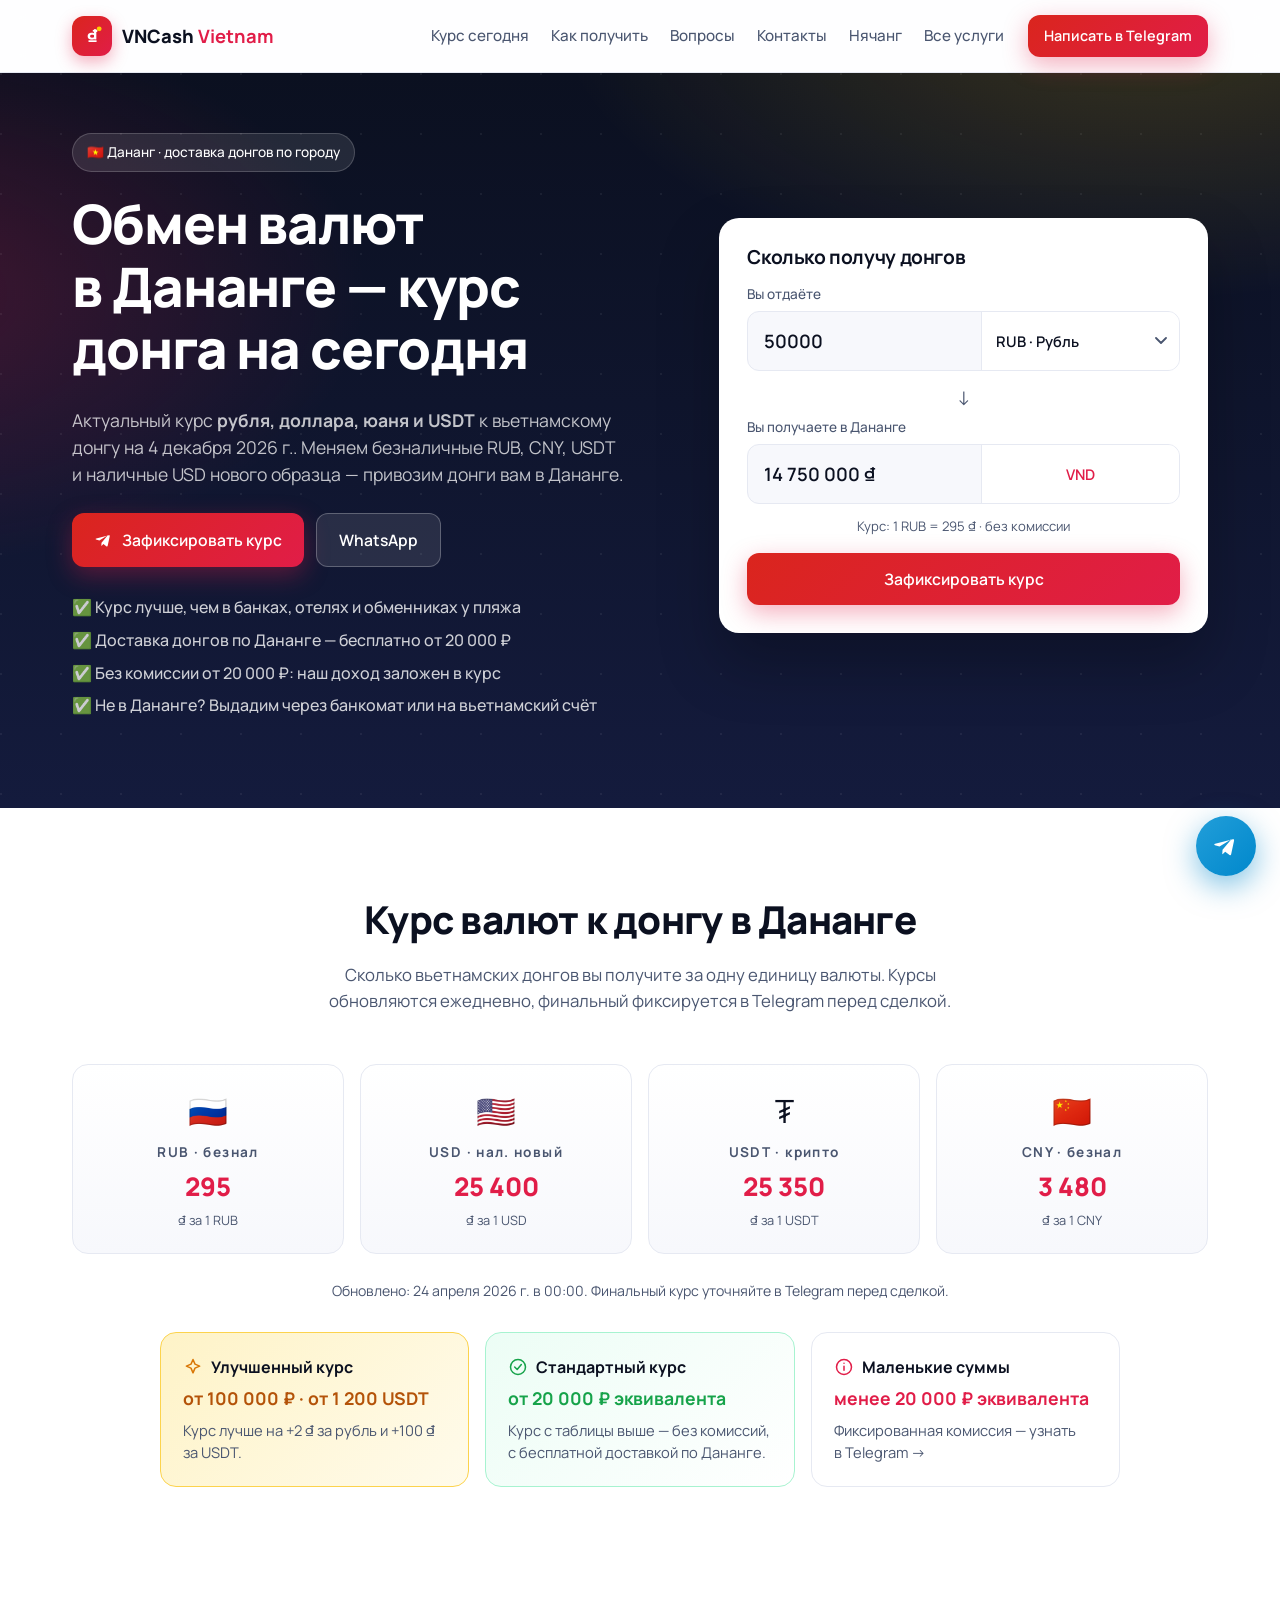
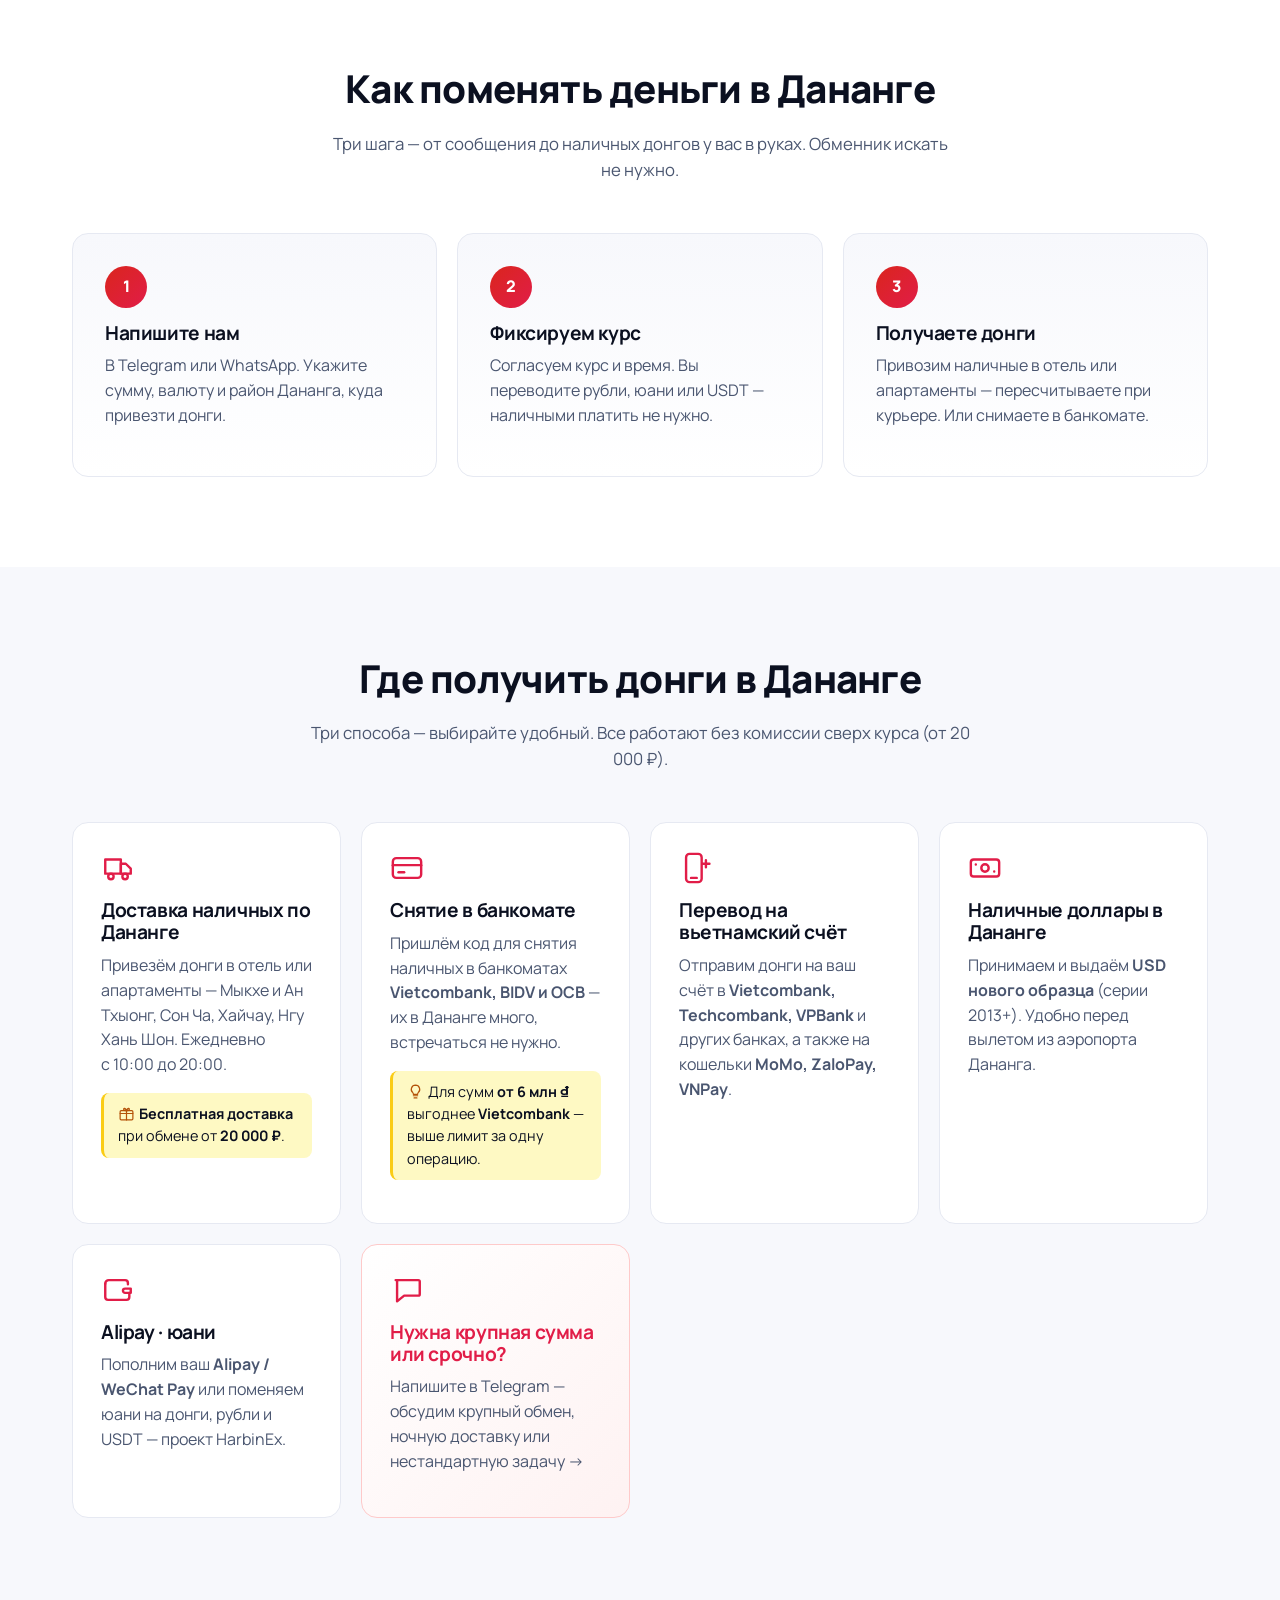
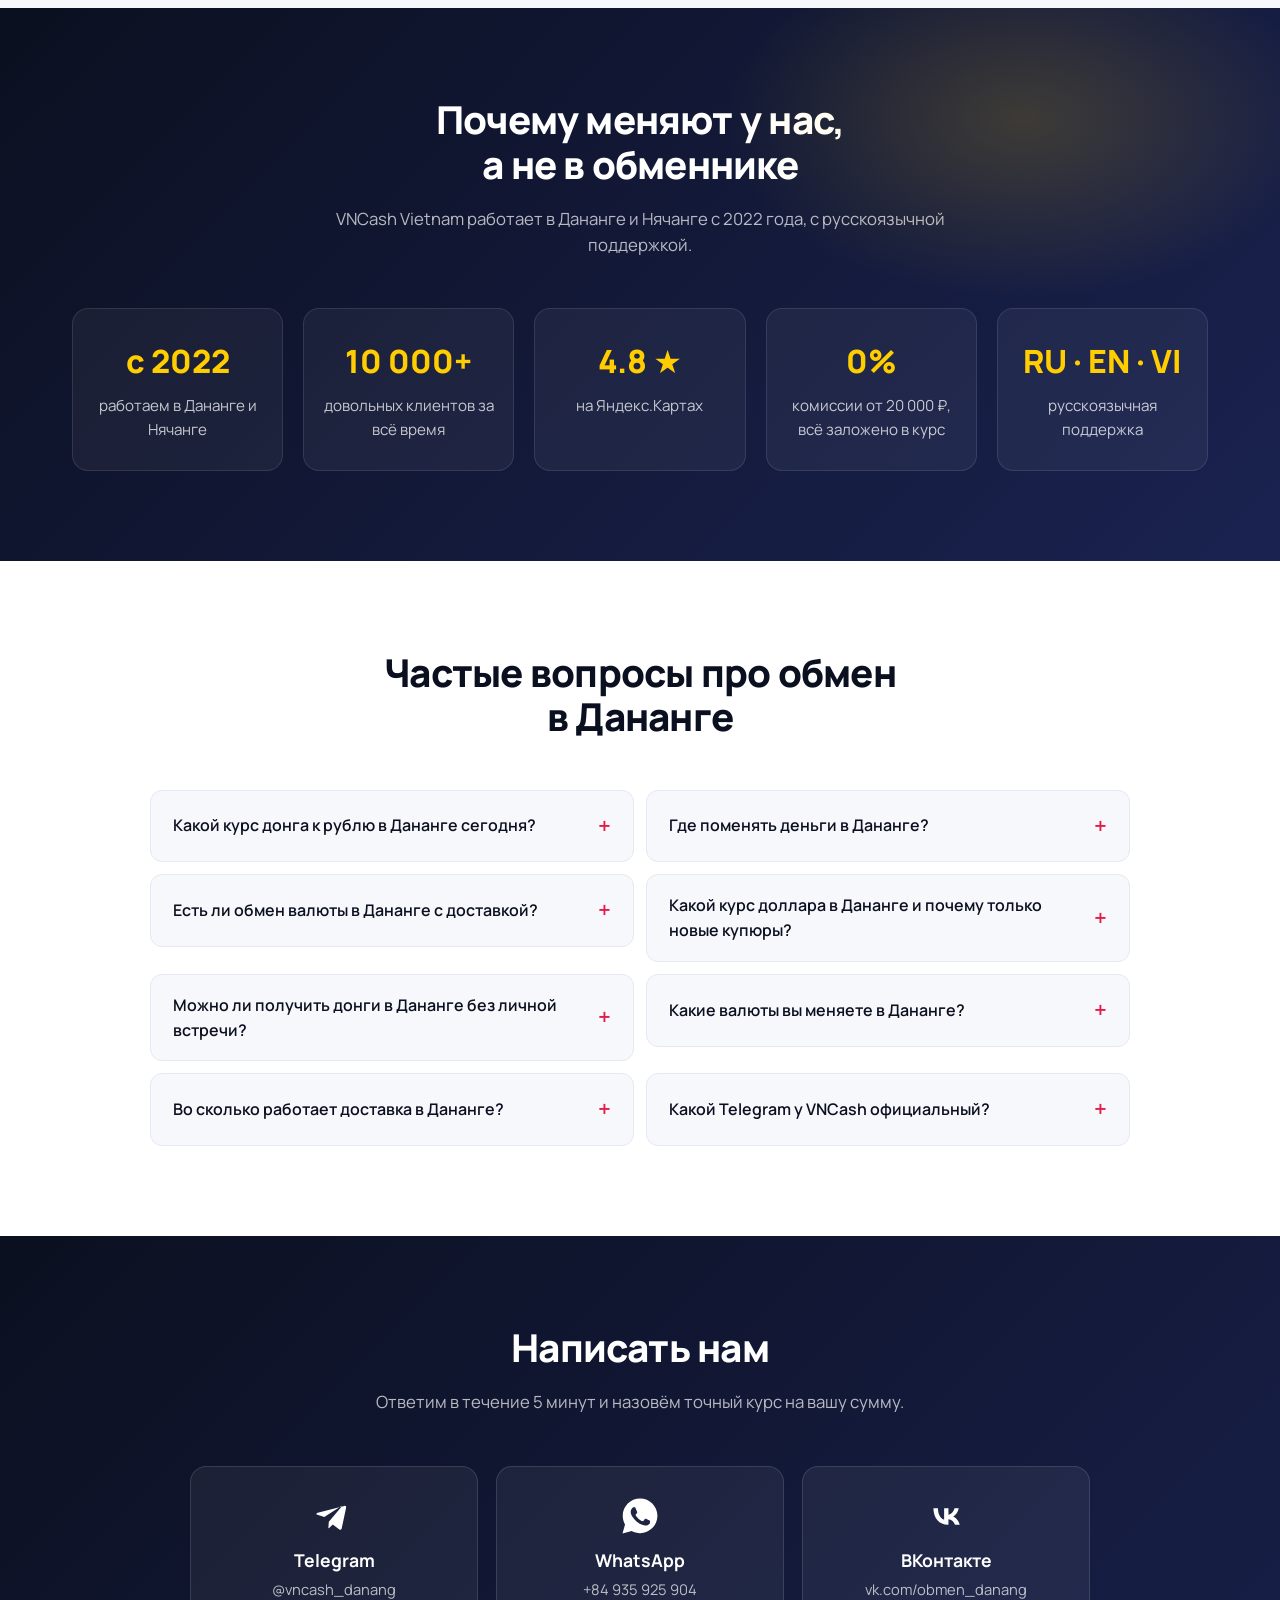
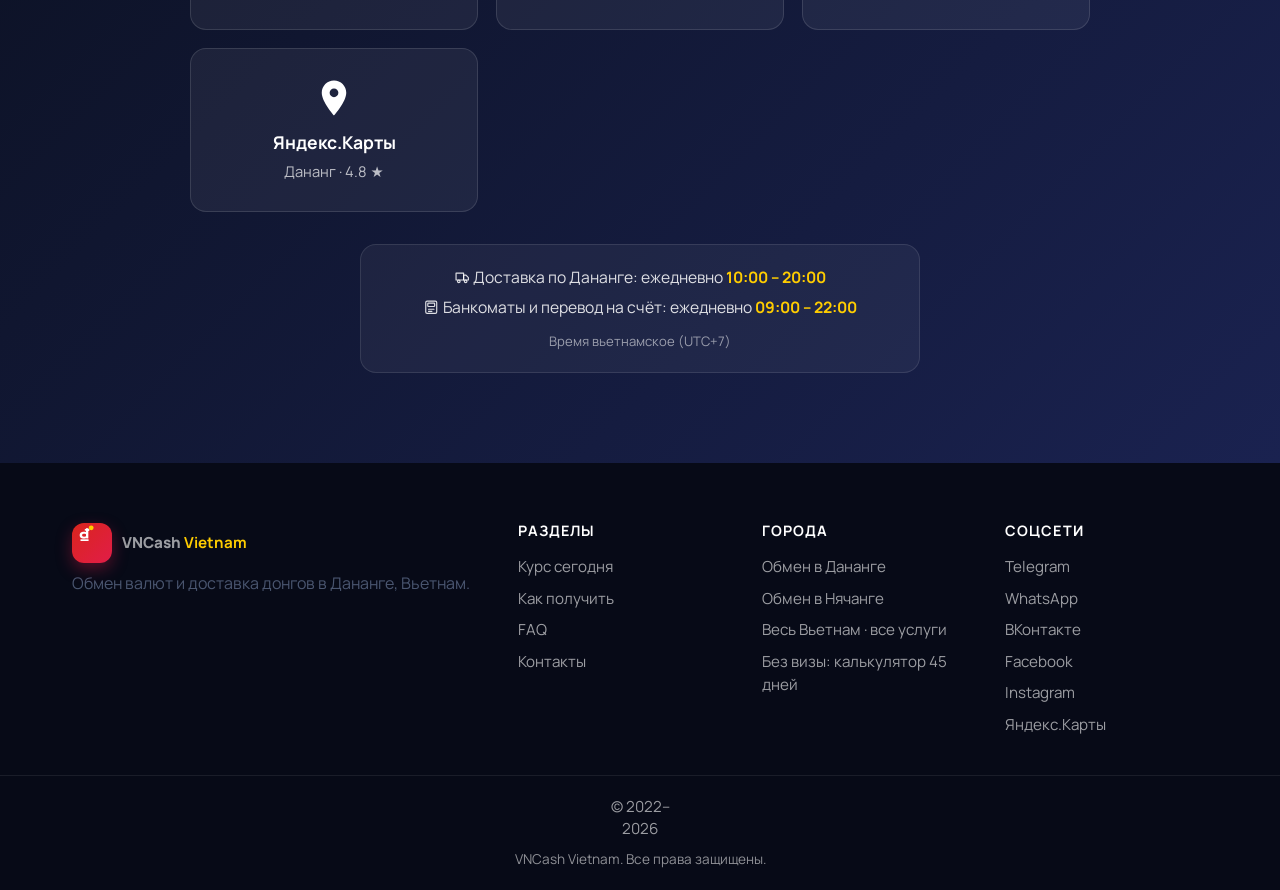
<file: danang/index.html>
<!DOCTYPE html>
<html lang="ru">
<head>
<meta charset="UTF-8" />
<meta name="viewport" content="width=device-width, initial-scale=1.0" />

<!-- Yandex.Metrika counter -->
<script type="text/javascript">
   (function(m,e,t,r,i,k,a){m[i]=m[i]||function(){(m[i].a=m[i].a||[]).push(arguments)};
   m[i].l=1*new Date();
   for (var j = 0; j < document.scripts.length; j++) {if (document.scripts[j].src === r) { return; }}
   k=e.createElement(t),a=e.getElementsByTagName(t)[0],k.async=1,k.src=r,a.parentNode.insertBefore(k,a)})
   (window, document, "script", "https://mc.yandex.ru/metrika/tag.js", "ym");

   ym(110939868, "init", {
        clickmap:true,
        trackLinks:true,
        accurateTrackBounce:true,
        webvisor:true
   });
</script>
<noscript><div><img src="https://mc.yandex.ru/watch/110939868" style="position:absolute; left:-9999px;" alt="" /></div></noscript>
<!-- /Yandex.Metrika counter -->

<title>Обмен валют в Дананге — курс донга к рублю на сегодня | VNCash</title>
<meta name="description" content="Обмен рублей, долларов, юаней и USDT на вьетнамские донги в Дананге. Курс на сегодня, доставка наличных донгов по городу с 10:00 до 20:00, без комиссии." />
<meta name="robots" content="index, follow" />
<link rel="canonical" href="https://vncash.ru/danang/" />

<link rel="icon" type="image/svg+xml" href="/favicon.svg" />
<link rel="apple-touch-icon" href="/favicon.svg" />
<meta name="theme-color" content="#0b1020" />

<meta property="og:type" content="website" />
<meta property="og:url" content="https://vncash.ru/danang/" />
<meta property="og:title" content="Обмен валют в Дананге — курс донга на сегодня | VNCash" />
<meta property="og:description" content="Актуальный курс рубля, доллара, юаня и USDT к донгу. Доставка наличных донгов по Дананге 10:00–20:00." />
<meta property="og:image" content="https://vncash.ru/og-cover.svg" />
<meta property="og:image:width" content="1200" />
<meta property="og:image:height" content="630" />
<meta property="og:locale" content="ru_RU" />
<meta property="og:site_name" content="VNCash Vietnam" />

<meta name="twitter:card" content="summary_large_image" />
<meta name="twitter:title" content="Обмен валют в Дананге — курс донга на сегодня | VNCash" />
<meta name="twitter:description" content="Курс RUB, USD, CNY, USDT к донгу. Доставка наличных по Дананге." />
<meta name="twitter:image" content="https://vncash.ru/og-cover.svg" />

<script type="application/ld+json">
{
  "@context": "https://schema.org",
  "@graph": [
    {
      "@type": "BreadcrumbList",
      "@id": "https://vncash.ru/danang/#breadcrumbs",
      "itemListElement": [
        {"@type":"ListItem","position":1,"name":"Обмен валют во Вьетнаме","item":"https://vncash.ru/"},
        {"@type":"ListItem","position":2,"name":"Дананг","item":"https://vncash.ru/danang/"}
      ]
    },
    {
      "@type": "WebPage",
      "@id": "https://vncash.ru/danang/#webpage",
      "url": "https://vncash.ru/danang/",
      "name": "Обмен валют в Дананге — курс донга к рублю на сегодня",
      "inLanguage": "ru",
      "isPartOf": {"@id": "https://vncash.ru/#site"},
      "breadcrumb": {"@id": "https://vncash.ru/danang/#breadcrumbs"},
      "about": {"@id": "https://vncash.ru/danang/#business"}
    },
    {
      "@type": "FAQPage",
      "@id": "https://vncash.ru/danang/#faq",
      "mainEntity": [
        {"@type":"Question","name":"Какой курс донга к рублю в Дананге сегодня?","acceptedAnswer":{"@type":"Answer","text":"Актуальный курс показан в таблице выше — он обновляется ежедневно из нашей рабочей таблицы курсов. Финальный курс фиксируется в Telegram непосредственно перед сделкой, чтобы вы получили ровно ту сумму донгов, о которой договорились."}},
        {"@type":"Question","name":"Где поменять деньги в Дананге?","acceptedAnswer":{"@type":"Answer","text":"Ехать в обменник не нужно: мы привозим наличные донги по Дананге — в отель, апартаменты или на встречу в удобном вам месте. Вы переводите рубли, юани или USDT безналично, курьер привозит донги и вы пересчитываете их при нём."}},
        {"@type":"Question","name":"Есть ли обмен валюты в Дананге с доставкой?","acceptedAnswer":{"@type":"Answer","text":"Да, доставка наличных донгов по Дананге — наш основной формат работы. Она бесплатная при обмене от 20 000 рублей в эквиваленте и работает ежедневно с 10:00 до 20:00."}},
        {"@type":"Question","name":"Какой курс доллара в Дананге и почему только новые купюры?","acceptedAnswer":{"@type":"Answer","text":"Курс доллара к донгу указан в таблице на этой странице. Наличные доллары принимаем только нового образца — серии 2013 и новее, без надрывов, пятен и надписей: вьетнамские банки старые купюры не принимают либо режут курс."}},
        {"@type":"Question","name":"Можно ли получить донги в Дананге без личной встречи?","acceptedAnswer":{"@type":"Answer","text":"Да. Мы переведём донги на ваш счёт во вьетнамском банке (Vietcombank, Techcombank, VPBank и другие) или пришлём код для снятия наличных в банкомате Vietcombank, BIDV либо OCB — их в Дананге много."}},
        {"@type":"Question","name":"Какие валюты вы меняете в Дананге?","acceptedAnswer":{"@type":"Answer","text":"Безналично принимаем рубли, юани и USDT (TRC20, ERC20, BEP20). Наличными — только доллары США нового образца. Выдаём донги наличными с доставкой, переводом на счёт или через банкомат."}},
        {"@type":"Question","name":"Во сколько работает доставка в Дананге?","acceptedAnswer":{"@type":"Answer","text":"Доставка по Дананге — ежедневно с 10:00 до 20:00. Выдача через банкоматы и переводы на вьетнамский счёт — с 09:00 до 22:00. Время вьетнамское, UTC+7. Работаем без выходных."}},
        {"@type":"Question","name":"Какой Telegram у VNCash официальный?","acceptedAnswer":{"@type":"Answer","text":"Официальный Telegram-канал VNCash Vietnam один — @vncash_danang (t.me/vncash_danang): там ежедневный курс, отзывы и заявки. Менеджер для сделок — @krisanqi. Другие Telegram-чаты с похожими названиями к нам отношения не имеют — сверяйте адрес."}}
      ]
    },
    {
      "@type": "FinancialService",
      "@id": "https://vncash.ru/danang/#business",
      "name": "VNCash Vietnam — обмен валют в Дананге",
      "description": "Обмен рублей, юаней, USDT и наличных долларов на вьетнамские донги в Дананге. Доставка наличных донгов по городу, выдача через банкоматы и переводом на вьетнамский счёт.",
      "url": "https://vncash.ru/danang/",
      "logo": "https://vncash.ru/favicon.svg",
      "image": "https://vncash.ru/og-cover.svg",
      "telephone": "+84935925904",
      "priceRange": "$$",
      "currenciesAccepted": "RUB, USDT, CNY, USD, VND",
      "paymentAccepted": "Bank transfer, Cryptocurrency, Cash",
      "parentOrganization": {"@id": "https://vncash.ru/#org"},
      "areaServed": {"@type":"City","name":"Да Нанг"},
      "address": {
        "@type": "PostalAddress",
        "addressCountry": "VN",
        "addressLocality": "Da Nang"
      },
      "openingHoursSpecification": [
        {"@type":"OpeningHoursSpecification","dayOfWeek":["Monday","Tuesday","Wednesday","Thursday","Friday","Saturday","Sunday"],"opens":"10:00","closes":"20:00"}
      ],
      "hasMap": "https://yandex.com/maps/-/CTuGQIlv",
      "sameAs": [
        "https://t.me/vncash_danang",
        "https://wa.me/84935925904",
        "https://vk.com/obmen_danang",
        "https://www.facebook.com/obmendanang",
        "https://www.instagram.com/vncash_vietnam/",
        "https://yandex.com/maps/-/CTuGQIlv"
      ]
    }
  ]
}
</script>

<link rel="preconnect" href="https://fonts.googleapis.com">
<link rel="preconnect" href="https://fonts.gstatic.com" crossorigin>
<link href="https://fonts.googleapis.com/css2?family=Manrope:wght@400;500;600;700;800&display=swap" rel="stylesheet">
<link rel="stylesheet" href="/styles.css" />
</head>
<body>

<header class="header">
  <div class="container header__inner">
    <a href="/" class="logo">
      <span class="logo__mark" aria-hidden="true">
        <svg viewBox="0 0 40 40" width="24" height="24">
          <text x="20" y="30" font-family="Manrope, Arial, sans-serif" font-size="28" font-weight="800" fill="#fff" text-anchor="middle">₫</text>
          <circle cx="32" cy="8" r="4" fill="#ffcd00"/>
        </svg>
      </span>
      <span class="logo__text">VNCash <em>Vietnam</em></span>
    </a>
    <nav class="nav" id="nav">
      <a href="#rates">Курс сегодня</a>
      <a href="#how">Как получить</a>
      <a href="#faq">Вопросы</a>
      <a href="#contacts">Контакты</a>
      <a href="/nhatrang/">Нячанг</a>
      <a href="/">Все услуги</a>
      <a href="https://t.me/vncash_danang" target="_blank" rel="noopener" class="btn btn--primary nav__cta">Написать в Telegram</a>
    </nav>
    <a href="https://t.me/vncash_danang" target="_blank" rel="noopener" class="btn btn--primary btn--sm header__cta">Написать в Telegram</a>
    <button class="burger" aria-label="Меню" aria-expanded="false">
      <span></span><span></span><span></span>
    </button>
  </div>
</header>

<section class="hero">
  <div class="container hero__grid">
    <div class="hero__content">
      <div class="badge">🇻🇳 Дананг · доставка донгов по городу</div>
      <h1>Обмен валют в&nbsp;Дананге — курс донга на&nbsp;сегодня</h1>
      <p class="hero__lead">
        Актуальный курс <b>рубля, доллара, юаня и&nbsp;USDT</b> к&nbsp;вьетнамскому донгу
        на&nbsp;<span id="today">сегодня</span>. Меняем безналичные RUB, CNY, USDT
        и&nbsp;наличные USD нового&nbsp;образца — привозим донги вам в&nbsp;Дананге.
      </p>
      <div class="hero__cta">
        <a href="https://t.me/vncash_danang" target="_blank" rel="noopener" class="btn btn--primary">
          <svg width="20" height="20" viewBox="0 0 24 24" fill="currentColor"><path d="M9.04 15.3 8.77 19c.38 0 .55-.16.75-.36l1.8-1.72 3.74 2.73c.69.38 1.18.18 1.36-.64l2.47-11.6c.24-1.03-.37-1.43-1.04-1.18L2.7 10.1c-1 .39-.98.95-.17 1.2l3.92 1.22 9.1-5.74c.43-.28.82-.12.5.16L9.04 15.3z"/></svg>
          Зафиксировать курс
        </a>
        <a href="https://wa.me/84935925904" target="_blank" rel="noopener" class="btn btn--ghost">WhatsApp</a>
      </div>
      <ul class="hero__points">
        <li>✅ Курс лучше, чем в банках, отелях и обменниках у пляжа</li>
        <li>✅ Доставка донгов по Дананге — бесплатно от 20 000 ₽</li>
        <li>✅ Без комиссии от 20 000 ₽: наш доход заложен в курс</li>
        <li>✅ Не в Дананге? Выдадим через банкомат или на вьетнамский счёт</li>
      </ul>
    </div>

    <div class="hero__card">
      <h3>Сколько получу донгов</h3>
      <div class="calc">
        <div class="calc__row">
          <label for="amountFrom">Вы отдаёте</label>
          <div class="calc__field">
            <input type="number" id="amountFrom" name="amountFrom" value="50000" min="0" aria-label="Сумма к обмену" />
            <label for="currencyFrom" class="visually-hidden">Валюта</label>
            <select id="currencyFrom" name="currencyFrom" aria-label="Выбор валюты">
              <option value="RUB">RUB · Рубль</option>
              <option value="CNY">CNY · Юань</option>
              <option value="USDT">USDT · Tether</option>
              <option value="USD">USD · Доллар</option>
            </select>
          </div>
        </div>
        <div class="calc__arrow" aria-hidden="true">↓</div>
        <div class="calc__row">
          <label for="amountTo">Вы получаете в Дананге</label>
          <div class="calc__field">
            <input type="text" id="amountTo" name="amountTo" value="" readonly aria-label="Сумма к получению в донгах" />
            <div class="calc__static">VND</div>
          </div>
        </div>
        <p class="calc__note" id="calcRate"></p>
        <a href="https://t.me/vncash_danang" target="_blank" rel="noopener" class="btn btn--primary btn--block">Зафиксировать курс</a>
      </div>
    </div>
  </div>
</section>

<section id="rates" class="section rates">
  <div class="container">
    <div class="section__head">
      <h2>Курс валют к&nbsp;донгу в&nbsp;Дананге</h2>
      <p>Сколько вьетнамских донгов вы получите за&nbsp;одну единицу валюты. Курсы обновляются ежедневно, финальный фиксируется в&nbsp;Telegram перед сделкой.</p>
    </div>
    <div class="rates__grid">
      <div class="rate"><div class="rate__flag">🇷🇺</div><div class="rate__code">RUB · безнал</div><div class="rate__val" data-code="RUB">—</div><div class="rate__unit">₫ за 1 RUB</div></div>
      <div class="rate"><div class="rate__flag">🇺🇸</div><div class="rate__code">USD · нал. новый</div><div class="rate__val" data-code="USD">—</div><div class="rate__unit">₫ за 1 USD</div></div>
      <div class="rate"><div class="rate__flag">₮</div><div class="rate__code">USDT · крипто</div><div class="rate__val" data-code="USDT">—</div><div class="rate__unit">₫ за 1 USDT</div></div>
      <div class="rate"><div class="rate__flag">🇨🇳</div><div class="rate__code">CNY · безнал</div><div class="rate__val" data-code="CNY">—</div><div class="rate__unit">₫ за 1 CNY</div></div>
    </div>
    <p class="rates__updated" id="ratesUpdated"></p>
    <div class="rates__tiers">
      <div class="tier tier--vip">
        <div class="tier__title"><svg class="tier__ico" viewBox="0 0 24 24" fill="none" stroke="currentColor" stroke-width="1.8" stroke-linecap="round" stroke-linejoin="round" aria-hidden="true"><path d="M12 3l2.4 5.6L20 11l-5.6 2.4L12 19l-2.4-5.6L4 11l5.6-2.4z"/></svg>Улучшенный курс</div>
        <div class="tier__amount">от 100 000 ₽ · от 1 200 USDT</div>
        <div class="tier__desc">Курс лучше на&nbsp;+2 ₫ за&nbsp;рубль и&nbsp;+100 ₫ за&nbsp;USDT.</div>
      </div>
      <div class="tier tier--best">
        <div class="tier__title"><svg class="tier__ico" viewBox="0 0 24 24" fill="none" stroke="currentColor" stroke-width="1.8" stroke-linecap="round" stroke-linejoin="round" aria-hidden="true"><circle cx="12" cy="12" r="9"/><path d="M8 12l3 3 5-6"/></svg>Стандартный курс</div>
        <div class="tier__amount">от 20 000 ₽ эквивалента</div>
        <div class="tier__desc">Курс с таблицы выше — без комиссий, с бесплатной доставкой по&nbsp;Дананге.</div>
      </div>
      <a href="https://t.me/vncash_danang" target="_blank" rel="noopener" class="tier tier--link">
        <div class="tier__title"><svg class="tier__ico" viewBox="0 0 24 24" fill="none" stroke="currentColor" stroke-width="1.8" stroke-linecap="round" stroke-linejoin="round" aria-hidden="true"><circle cx="12" cy="12" r="9"/><path d="M12 11v5M12 7.6v.01"/></svg>Маленькие суммы</div>
        <div class="tier__amount">менее 20 000 ₽ эквивалента</div>
        <div class="tier__desc">Фиксированная комиссия — узнать в&nbsp;Telegram →</div>
      </a>
    </div>
  </div>
</section>

<section id="how" class="section how">
  <div class="container">
    <div class="section__head">
      <h2>Как поменять деньги в&nbsp;Дананге</h2>
      <p>Три шага — от&nbsp;сообщения до&nbsp;наличных донгов у&nbsp;вас в&nbsp;руках. Обменник искать не&nbsp;нужно.</p>
    </div>
    <div class="how__grid">
      <div class="step">
        <div class="step__num">1</div>
        <h3>Напишите нам</h3>
        <p>В Telegram или WhatsApp. Укажите сумму, валюту и район Дананга, куда привезти донги.</p>
      </div>
      <div class="step">
        <div class="step__num">2</div>
        <h3>Фиксируем курс</h3>
        <p>Согласуем курс и время. Вы переводите рубли, юани или USDT — наличными платить не нужно.</p>
      </div>
      <div class="step">
        <div class="step__num">3</div>
        <h3>Получаете донги</h3>
        <p>Привозим наличные в отель или апартаменты — пересчитываете при курьере. Или снимаете в банкомате.</p>
      </div>
    </div>
  </div>
</section>

<section class="section services">
  <div class="container">
    <div class="section__head">
      <h2>Где получить донги в&nbsp;Дананге</h2>
      <p>Три способа — выбирайте удобный. Все работают без комиссии сверх курса (от 20 000 ₽).</p>
    </div>
    <div class="services__grid">
      <div class="service">
        <div class="service__ico"><svg viewBox="0 0 24 24" fill="none" stroke="currentColor" stroke-width="1.7" stroke-linecap="round" stroke-linejoin="round" aria-hidden="true"><path d="M3 6h11v10H3z"/><path d="M14 9h3.5l3.5 3.5V16h-7z"/><circle cx="7" cy="18" r="1.9"/><circle cx="17" cy="18" r="1.9"/></svg></div>
        <h3>Доставка наличных по Дананге</h3>
        <p>Привезём донги в отель или апартаменты — Мыкхе и Ан Тхыонг, Сон Ча, Хайчау, Нгу Хань Шон. Ежедневно с&nbsp;10:00 до&nbsp;20:00.</p>
        <p class="service__tip"><svg class="tip__ico" viewBox="0 0 24 24" fill="none" stroke="currentColor" stroke-width="1.7" stroke-linecap="round" stroke-linejoin="round" aria-hidden="true"><rect x="3" y="8" width="18" height="13" rx="1.5"/><path d="M3 12h18M12 8v13"/><path d="M12 8C10.5 4 8 4.2 8 6c0 1.5 2 2 4 2zM12 8c1.5-4 4-3.8 4-2 0 1.5-2 2-4 2z"/></svg> <b>Бесплатная доставка</b> при обмене от <b>20 000 ₽</b>.</p>
      </div>
      <div class="service">
        <div class="service__ico"><svg viewBox="0 0 24 24" fill="none" stroke="currentColor" stroke-width="1.7" stroke-linecap="round" stroke-linejoin="round" aria-hidden="true"><rect x="2" y="5" width="20" height="14" rx="2.5"/><path d="M2 10h20"/><path d="M6 15h4"/></svg></div>
        <h3>Снятие в банкомате</h3>
        <p>Пришлём код для снятия наличных в банкоматах <b>Vietcombank, BIDV и OCB</b> — их в Дананге много, встречаться не нужно.</p>
        <p class="service__tip"><svg class="tip__ico" viewBox="0 0 24 24" fill="none" stroke="currentColor" stroke-width="1.7" stroke-linecap="round" stroke-linejoin="round" aria-hidden="true"><path d="M9 18h6M10 21h4"/><path d="M12 3a6 6 0 0 0-3.8 10.6c.6.6.8 1 .8 2.4h6c0-1.4.2-1.8.8-2.4A6 6 0 0 0 12 3z"/></svg> Для сумм <b>от 6 млн&nbsp;₫</b> выгоднее <b>Vietcombank</b> — выше лимит за одну операцию.</p>
      </div>
      <div class="service">
        <div class="service__ico"><svg viewBox="0 0 24 24" fill="none" stroke="currentColor" stroke-width="1.7" stroke-linecap="round" stroke-linejoin="round" aria-hidden="true"><rect x="5" y="2" width="11" height="20" rx="2.5"/><path d="M8.5 19h4"/><path d="M19 6.5v5M21.5 9h-5"/></svg></div>
        <h3>Перевод на вьетнамский счёт</h3>
        <p>Отправим донги на ваш счёт в <b>Vietcombank, Techcombank, VPBank</b> и других банках, а также на кошельки <b>MoMo, ZaloPay, VNPay</b>.</p>
      </div>
      <div class="service">
        <div class="service__ico"><svg viewBox="0 0 24 24" fill="none" stroke="currentColor" stroke-width="1.7" stroke-linecap="round" stroke-linejoin="round" aria-hidden="true"><rect x="2" y="6" width="20" height="12" rx="2"/><circle cx="12" cy="12" r="2.6"/><path d="M5.5 9.5h.01M18.5 14.5h.01"/></svg></div>
        <h3>Наличные доллары в Дананге</h3>
        <p>Принимаем и выдаём <b>USD нового образца</b> (серии 2013+). Удобно перед вылетом из аэропорта Дананга.</p>
      </div>
      <div class="service">
        <div class="service__ico"><svg viewBox="0 0 24 24" fill="none" stroke="currentColor" stroke-width="1.7" stroke-linecap="round" stroke-linejoin="round" aria-hidden="true"><path d="M3 7.5A2.5 2.5 0 0 1 5.5 5H17a2 2 0 0 1 2 2v1"/><path d="M3 7.5V17a2 2 0 0 0 2 2h13a2 2 0 0 0 2-2v-3"/><path d="M21 11h-4a1.5 1.5 0 0 0 0 3h4z"/></svg></div>
        <h3>Alipay · юани</h3>
        <p>Пополним ваш <b>Alipay / WeChat Pay</b> или поменяем юани на донги, рубли и USDT — проект <a href="https://harbinex.ru/" target="_blank" rel="noopener">HarbinEx</a>.</p>
      </div>
      <a href="https://t.me/vncash_danang" target="_blank" rel="noopener" class="service service--link">
        <div class="service__ico"><svg viewBox="0 0 24 24" fill="none" stroke="currentColor" stroke-width="1.7" stroke-linecap="round" stroke-linejoin="round" aria-hidden="true"><path d="M4 5h16a1 1 0 0 1 1 1v9a1 1 0 0 1-1 1H10l-5 4V6a1 1 0 0 1 1-1z"/></svg></div>
        <h3>Нужна крупная сумма или срочно?</h3>
        <p>Напишите в&nbsp;Telegram — обсудим крупный обмен, ночную доставку или нестандартную задачу →</p>
      </a>
    </div>
  </div>
</section>

<section class="section why">
  <div class="container">
    <div class="section__head">
      <h2>Почему меняют у&nbsp;нас, а&nbsp;не&nbsp;в&nbsp;обменнике</h2>
      <p>VNCash Vietnam работает в&nbsp;Дананге и&nbsp;Нячанге с&nbsp;2022 года, с&nbsp;русскоязычной поддержкой.</p>
    </div>
    <div class="why__grid">
      <div class="why__item"><b>с 2022</b><span>работаем в Дананге и Нячанге</span></div>
      <div class="why__item"><b>10 000+</b><span>довольных клиентов за всё время</span></div>
      <div class="why__item"><b>4.8 ★</b><span>на Яндекс.Картах</span></div>
      <div class="why__item"><b>0%</b><span>комиссии от 20 000 ₽, всё заложено в курс</span></div>
      <div class="why__item"><b>RU · EN · VI</b><span>русскоязычная поддержка</span></div>
    </div>
  </div>
</section>

<section id="faq" class="section faq">
  <div class="container">
    <div class="section__head">
      <h2>Частые вопросы про&nbsp;обмен в&nbsp;Дананге</h2>
    </div>
    <div class="faq__list">
      <details><summary>Какой курс донга к рублю в Дананге сегодня?</summary><p>Актуальный курс показан в таблице выше — он обновляется ежедневно из нашей рабочей таблицы курсов. Финальный курс фиксируется в Telegram непосредственно перед сделкой, чтобы вы получили ровно ту сумму донгов, о которой договорились.</p></details>
      <details><summary>Где поменять деньги в Дананге?</summary><p>Ехать в обменник не нужно: мы привозим наличные донги по Дананге — в отель, апартаменты или на встречу в удобном вам месте. Вы переводите рубли, юани или USDT безналично, курьер привозит донги и вы пересчитываете их при нём.</p></details>
      <details><summary>Есть ли обмен валюты в Дананге с доставкой?</summary><p>Да, доставка наличных донгов по Дананге — наш основной формат работы. Она <b>бесплатная при обмене от 20 000 рублей</b> в эквиваленте и работает ежедневно с 10:00 до 20:00.</p></details>
      <details><summary>Какой курс доллара в Дананге и почему только новые купюры?</summary><p>Курс доллара к донгу указан в таблице на этой странице. Наличные доллары принимаем только <b>нового образца</b> — серии 2013 и новее, без надрывов, пятен и надписей: вьетнамские банки старые купюры не принимают либо режут курс.</p></details>
      <details><summary>Можно ли получить донги в Дананге без личной встречи?</summary><p>Да. Мы переведём донги на ваш счёт во вьетнамском банке (Vietcombank, Techcombank, VPBank и другие) или пришлём код для снятия наличных в банкомате <b>Vietcombank, BIDV</b> либо <b>OCB</b> — их в Дананге много.</p></details>
      <details><summary>Какие валюты вы меняете в Дананге?</summary><p>Безналично принимаем <b>рубли, юани и USDT</b> (TRC20, ERC20, BEP20). Наличными — только <b>доллары США нового образца</b>. Выдаём донги наличными с доставкой, переводом на счёт или через банкомат.</p></details>
      <details><summary>Во сколько работает доставка в Дананге?</summary><p>Доставка по Дананге — ежедневно с <b>10:00 до 20:00</b>. Выдача через банкоматы и переводы на вьетнамский счёт — с <b>09:00 до 22:00</b>. Время вьетнамское, UTC+7. Работаем без выходных.</p></details>
      <details><summary>Какой Telegram у VNCash официальный?</summary><p>Наш официальный Telegram-канал один — <a href="https://t.me/vncash_danang" target="_blank" rel="noopener"><b>@vncash_danang</b></a>: там ежедневный курс, отзывы и заявки. Менеджер для сделок — <a href="https://t.me/krisanqi" target="_blank" rel="noopener"><b>@krisanqi</b></a>. Другие Telegram-чаты с похожими названиями к нам отношения не имеют — сверяйте адрес.</p></details>
    </div>
  </div>
</section>

<section id="contacts" class="section contacts">
  <div class="container">
    <div class="section__head">
      <h2>Написать нам</h2>
      <p>Ответим в течение 5 минут и назовём точный курс на&nbsp;вашу сумму.</p>
    </div>
    <div class="contacts__grid">
      <a href="https://t.me/vncash_danang" target="_blank" rel="noopener" class="contact contact--tg">
        <div class="contact__ico">
          <svg viewBox="0 0 24 24" fill="currentColor" aria-hidden="true"><path d="M9.04 15.3 8.77 19c.38 0 .55-.16.75-.36l1.8-1.72 3.74 2.73c.69.38 1.18.18 1.36-.64l2.47-11.6c.24-1.03-.37-1.43-1.04-1.18L2.7 10.1c-1 .39-.98.95-.17 1.2l3.92 1.22 9.1-5.74c.43-.28.82-.12.5.16L9.04 15.3z"/></svg>
        </div>
        <div class="contact__label">Telegram</div>
        <div class="contact__val">@vncash_danang</div>
      </a>
      <a href="https://wa.me/84935925904" target="_blank" rel="noopener" class="contact contact--wa">
        <div class="contact__ico">
          <svg viewBox="0 0 24 24" fill="currentColor" aria-hidden="true"><path d="M12.04 2C6.58 2 2.13 6.45 2.13 11.91c0 1.75.46 3.45 1.32 4.95L2 22l5.25-1.38c1.45.79 3.08 1.21 4.79 1.21h.01c5.46 0 9.91-4.45 9.91-9.91C21.96 6.45 17.5 2 12.04 2zm5.8 14.02c-.24.68-1.42 1.31-1.96 1.36-.5.05-.98.23-3.32-.7-2.8-1.1-4.6-3.96-4.74-4.15-.14-.19-1.13-1.5-1.13-2.86 0-1.36.71-2.03.97-2.31.24-.26.53-.32.71-.32.18 0 .36.002.51.01.16.007.38-.06.6.46.24.56.79 1.94.86 2.08.07.14.12.3.02.49-.09.19-.14.3-.28.47-.14.16-.29.36-.42.49-.14.14-.28.29-.12.56.16.28.72 1.18 1.54 1.92 1.06.94 1.95 1.24 2.23 1.38.28.14.44.12.6-.07.16-.19.69-.8.87-1.08.18-.28.36-.23.61-.14.24.09 1.55.73 1.81.87.28.14.46.21.53.32.07.12.07.68-.17 1.36z"/></svg>
        </div>
        <div class="contact__label">WhatsApp</div>
        <div class="contact__val">+84 935 925 904</div>
      </a>
      <a href="https://vk.com/obmen_danang" target="_blank" rel="noopener" class="contact contact--vk">
        <div class="contact__ico">
          <svg viewBox="0 0 24 24" fill="currentColor" aria-hidden="true"><path d="M13.16 17.04c-5.04 0-8.22-3.54-8.35-9.43h2.58c.09 4.32 2.04 6.15 3.54 6.53V7.61h2.47v3.72c1.44-.15 2.95-1.81 3.46-3.72h2.44c-.39 2.35-2 4-3.14 4.68 1.14.55 2.97 1.99 3.67 4.75h-2.69c-.55-1.72-1.93-3.06-3.74-3.24v3.24h-.24z"/></svg>
        </div>
        <div class="contact__label">ВКонтакте</div>
        <div class="contact__val">vk.com/obmen_danang</div>
      </a>
      <a href="https://yandex.com/maps/-/CTuGQIlv" target="_blank" rel="noopener" class="contact contact--map">
        <div class="contact__ico">
          <svg viewBox="0 0 24 24" fill="currentColor" aria-hidden="true"><path d="M12 2C8.13 2 5 5.13 5 9c0 5.25 7 13 7 13s7-7.75 7-13c0-3.87-3.13-7-7-7zm0 9.5A2.5 2.5 0 1 1 12 6.5a2.5 2.5 0 0 1 0 5z"/></svg>
        </div>
        <div class="contact__label">Яндекс.Карты</div>
        <div class="contact__val">Дананг · 4.8 ★</div>
      </a>
    </div>
    <div class="contacts__hours">
      <div class="hours__row"><svg class="ico-inline" viewBox="0 0 24 24" fill="none" stroke="currentColor" stroke-width="1.7" stroke-linecap="round" stroke-linejoin="round" aria-hidden="true"><path d="M3 6h11v10H3z"/><path d="M14 9h3.5l3.5 3.5V16h-7z"/><circle cx="7" cy="18" r="1.9"/><circle cx="17" cy="18" r="1.9"/></svg> Доставка по Дананге: ежедневно <b>10:00 – 20:00</b></div>
      <div class="hours__row"><svg class="ico-inline" viewBox="0 0 24 24" fill="none" stroke="currentColor" stroke-width="1.7" stroke-linecap="round" stroke-linejoin="round" aria-hidden="true"><rect x="4" y="3" width="16" height="18" rx="2"/><rect x="7" y="6" width="10" height="5" rx="1"/><path d="M8 15h8M8 18h5"/></svg> Банкоматы и перевод на счёт: ежедневно <b>09:00 – 22:00</b></div>
      <div class="hours__note">Время вьетнамское (UTC+7)</div>
    </div>
  </div>
</section>

<footer class="footer">
  <div class="container footer__inner">
    <div>
      <div class="logo logo--light">
        <span class="logo__mark" aria-hidden="true">
          <svg viewBox="0 0 40 40" width="24" height="24">
            <text x="20" y="30" font-family="Manrope, Arial, sans-serif" font-size="28" font-weight="800" fill="#fff" text-anchor="middle">₫</text>
            <circle cx="32" cy="8" r="4" fill="#ffcd00"/>
          </svg>
        </span>
        <span class="logo__text">VNCash <em>Vietnam</em></span>
      </div>
      <p>Обмен валют и&nbsp;доставка донгов в&nbsp;Дананге, Вьетнам.</p>
    </div>
    <div>
      <h4>Разделы</h4>
      <a href="#rates">Курс сегодня</a>
      <a href="#how">Как получить</a>
      <a href="#faq">FAQ</a>
      <a href="#contacts">Контакты</a>
    </div>
    <div>
      <h4>Города</h4>
      <a href="/danang/">Обмен в Дананге</a>
      <a href="/nhatrang/">Обмен в Нячанге</a>
      <a href="/">Весь Вьетнам · все услуги</a>
      <a href="/vietnam-bez-vizy/">Без визы: калькулятор 45 дней</a>
    </div>
    <div>
      <h4>Соцсети</h4>
      <a href="https://t.me/vncash_danang" target="_blank" rel="noopener">Telegram</a>
      <a href="https://wa.me/84935925904" target="_blank" rel="noopener">WhatsApp</a>
      <a href="https://vk.com/obmen_danang" target="_blank" rel="noopener">ВКонтакте</a>
      <a href="https://www.facebook.com/obmendanang" target="_blank" rel="noopener">Facebook</a>
      <a href="https://www.instagram.com/vncash_vietnam/" target="_blank" rel="noopener">Instagram</a>
      <a href="https://yandex.com/maps/-/CTuGQIlv" target="_blank" rel="noopener">Яндекс.Карты</a>
    </div>
  </div>
  <div class="footer__bottom">
    <span class="footer__years">© 2022&ndash;<span id="year"></span></span> VNCash Vietnam. Все права защищены.
  </div>
</footer>

<a href="https://t.me/vncash_danang" target="_blank" rel="noopener" class="fab" aria-label="Написать в Telegram">
  <svg width="28" height="28" viewBox="0 0 24 24" fill="currentColor"><path d="M9.04 15.3 8.77 19c.38 0 .55-.16.75-.36l1.8-1.72 3.74 2.73c.69.38 1.18.18 1.36-.64l2.47-11.6c.24-1.03-.37-1.43-1.04-1.18L2.7 10.1c-1 .39-.98.95-.17 1.2l3.92 1.22 9.1-5.74c.43-.28.82-.12.5.16L9.04 15.3z"/></svg>
</a>

<script src="/script.js"></script>
<script>
  (function () {
    var el = document.getElementById('today');
    if (!el) return;
    // Дата по вьетнамскому времени — курс актуален «на сегодня» именно там
    var d = new Date(Date.now() + (7 * 60 + new Date().getTimezoneOffset()) * 60000);
    el.textContent = d.toLocaleDateString('ru-RU', { day: 'numeric', month: 'long', year: 'numeric' });
  })();
</script>
</body>
</html>
</file>
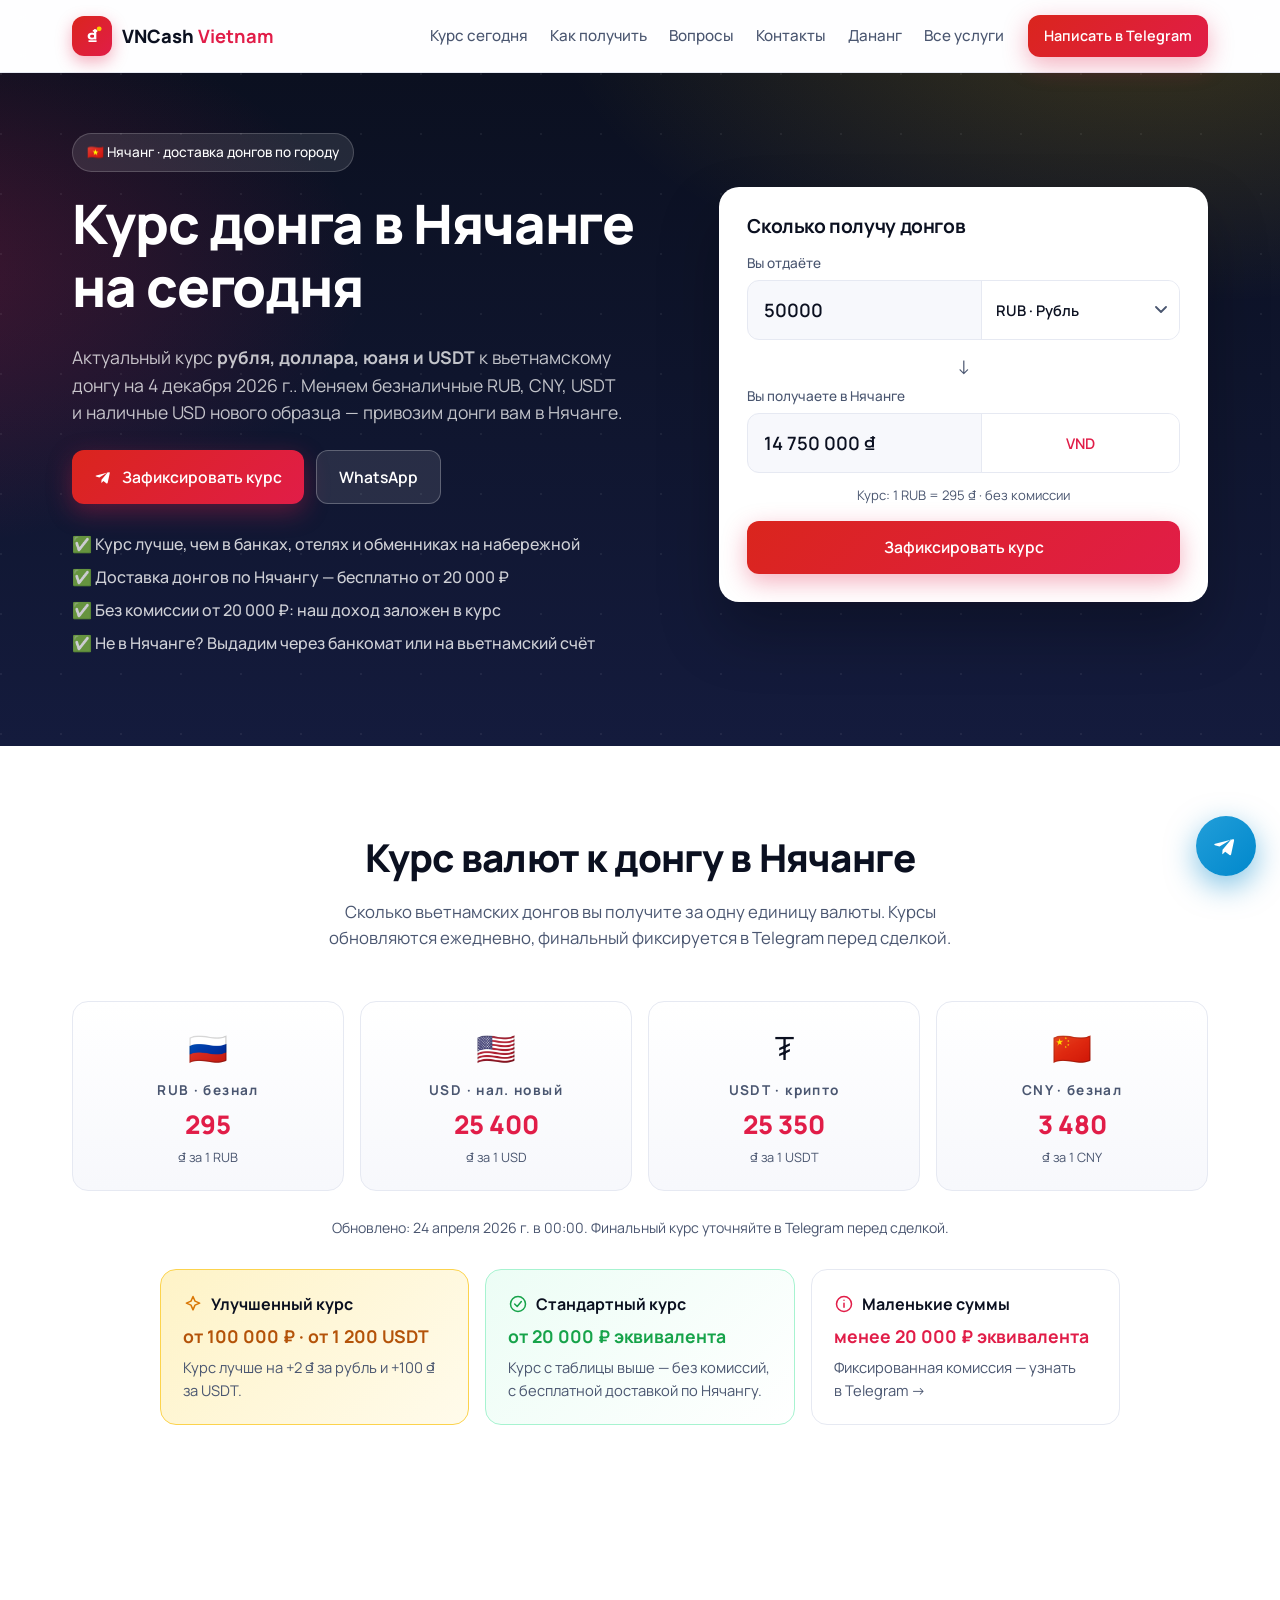
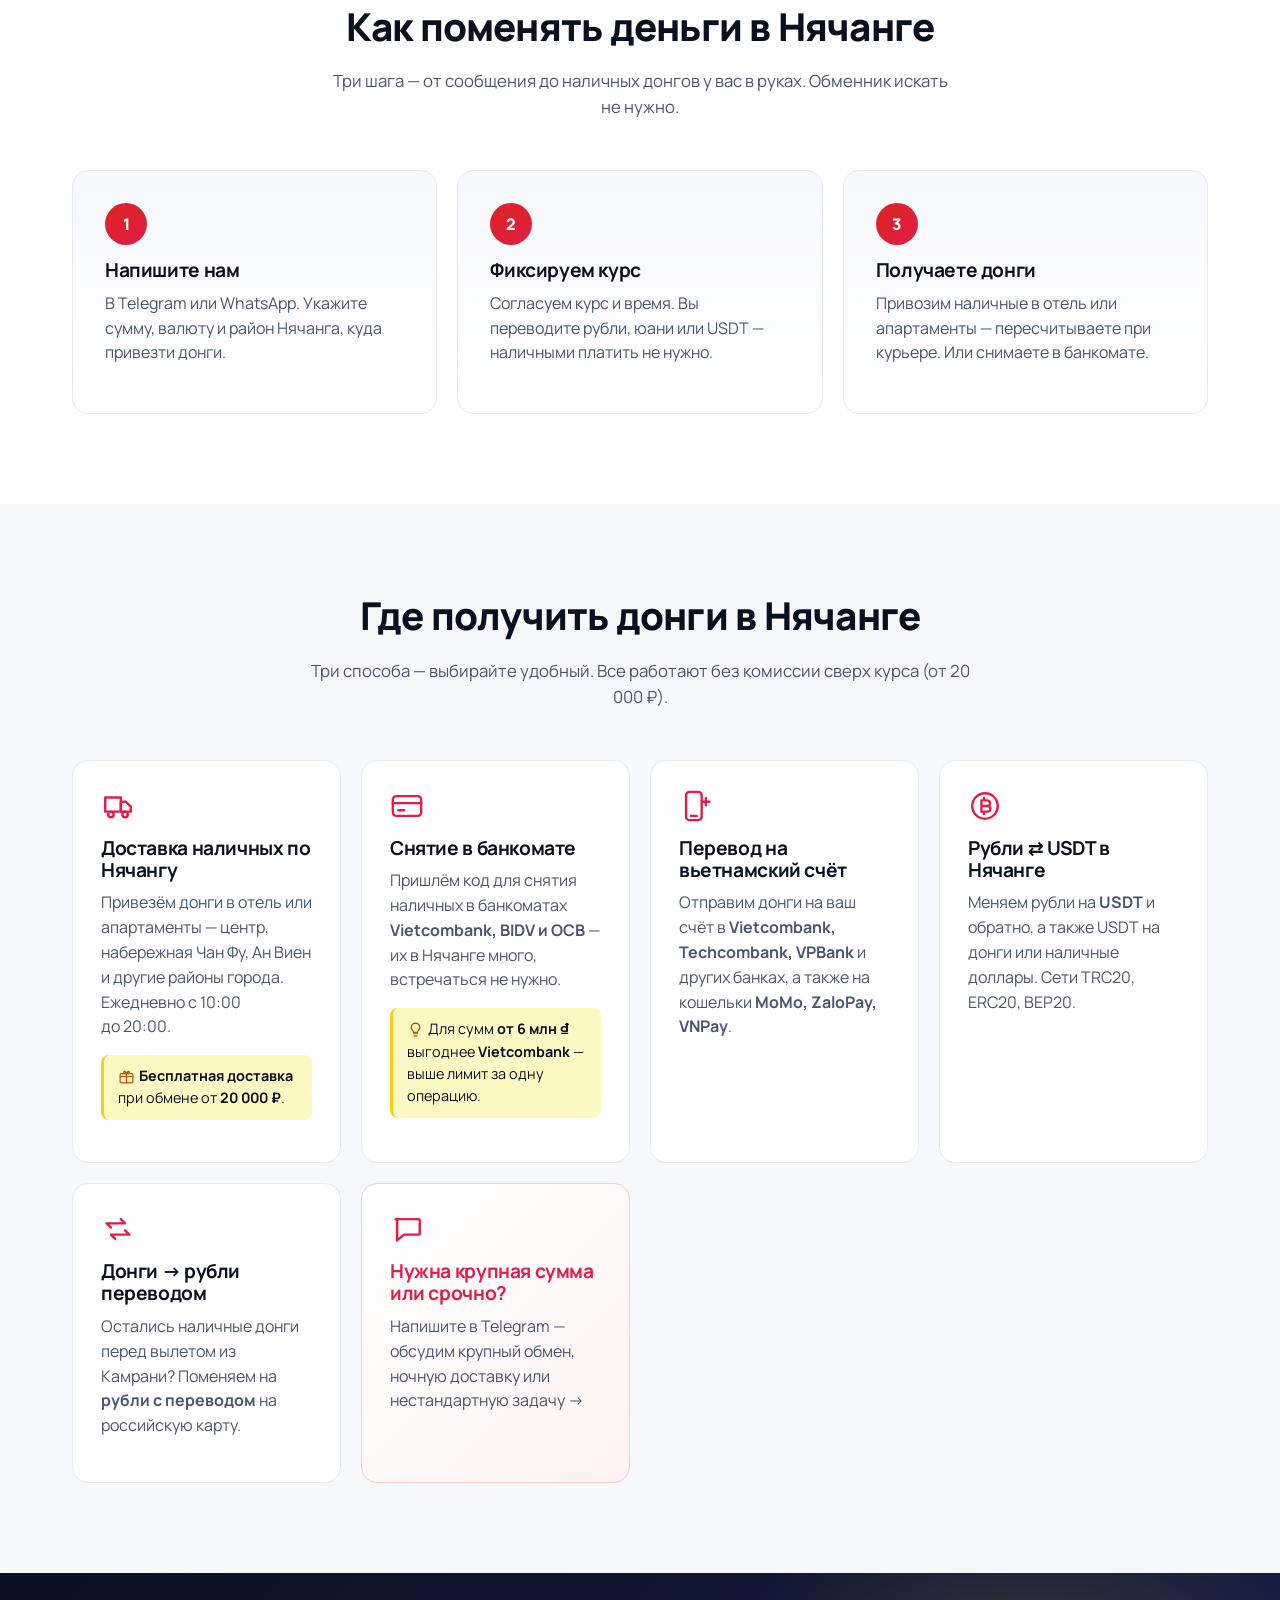
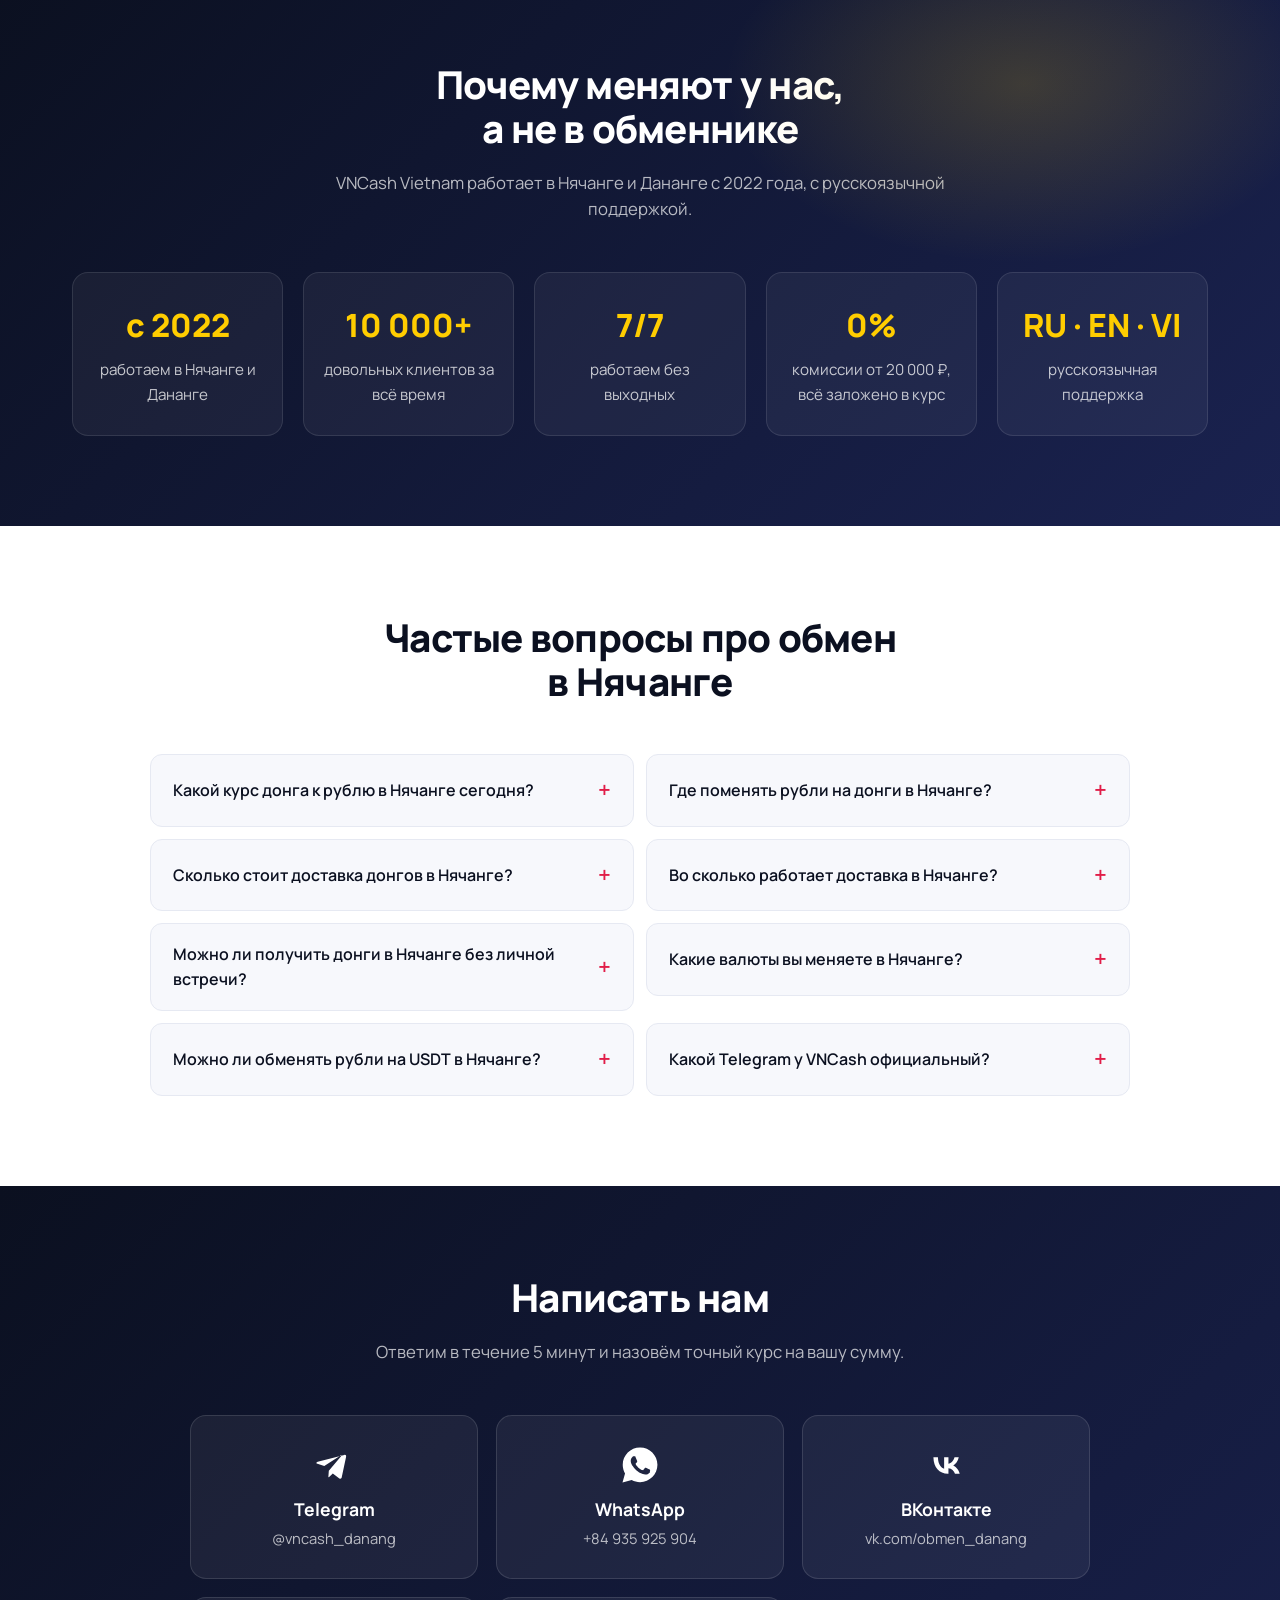
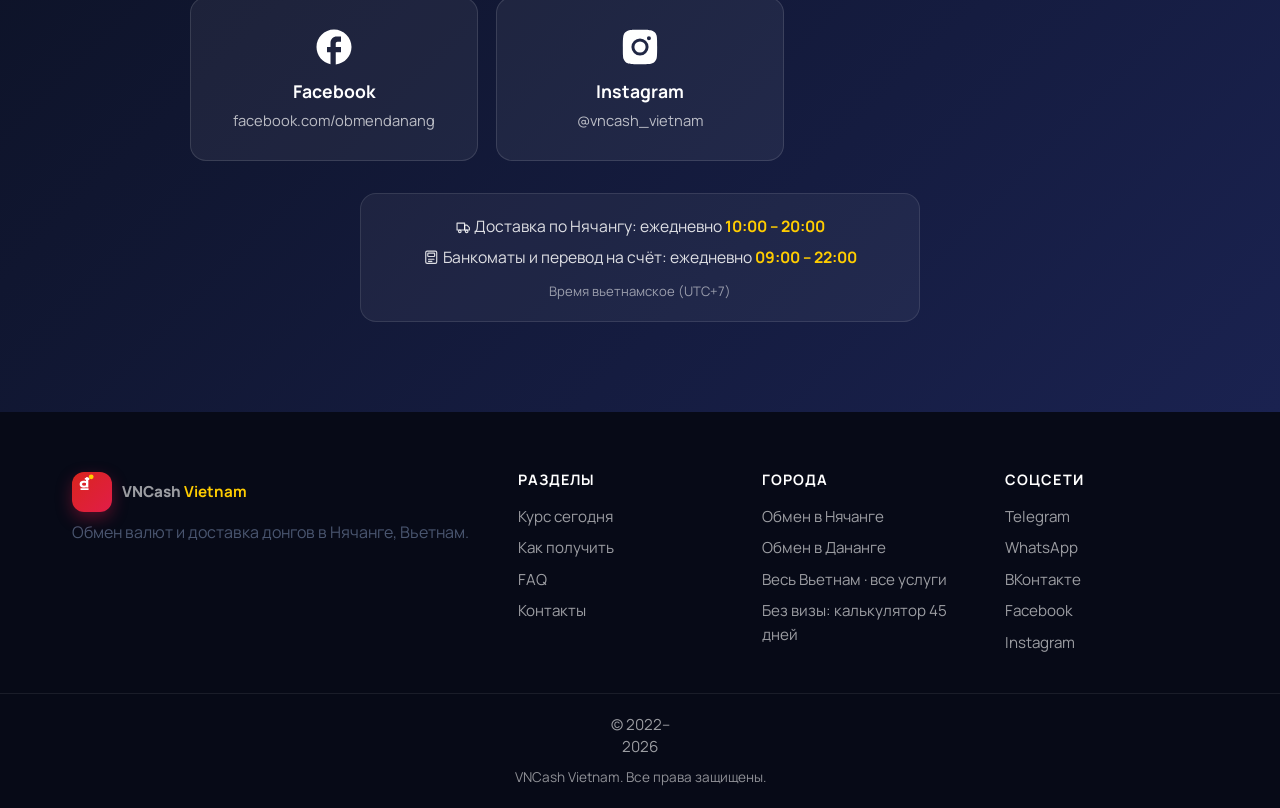
<file: nhatrang/index.html>
<!DOCTYPE html>
<html lang="ru">
<head>
<meta charset="UTF-8" />
<meta name="viewport" content="width=device-width, initial-scale=1.0" />

<!-- Yandex.Metrika counter -->
<script type="text/javascript">
   (function(m,e,t,r,i,k,a){m[i]=m[i]||function(){(m[i].a=m[i].a||[]).push(arguments)};
   m[i].l=1*new Date();
   for (var j = 0; j < document.scripts.length; j++) {if (document.scripts[j].src === r) { return; }}
   k=e.createElement(t),a=e.getElementsByTagName(t)[0],k.async=1,k.src=r,a.parentNode.insertBefore(k,a)})
   (window, document, "script", "https://mc.yandex.ru/metrika/tag.js", "ym");

   ym(110939868, "init", {
        clickmap:true,
        trackLinks:true,
        accurateTrackBounce:true,
        webvisor:true
   });
</script>
<noscript><div><img src="https://mc.yandex.ru/watch/110939868" style="position:absolute; left:-9999px;" alt="" /></div></noscript>
<!-- /Yandex.Metrika counter -->

<title>Курс донга к рублю в Нячанге на сегодня — обмен валют | VNCash</title>
<meta name="description" content="Курс вьетнамского донга к рублю, доллару, юаню и USDT в Нячанге на сегодня. Обмен и доставка наличных донгов по городу с 10:00 до 20:00, без комиссии." />
<meta name="robots" content="index, follow" />
<link rel="canonical" href="https://vncash.ru/nhatrang/" />

<link rel="icon" type="image/svg+xml" href="/favicon.svg" />
<link rel="apple-touch-icon" href="/favicon.svg" />
<meta name="theme-color" content="#0b1020" />

<meta property="og:type" content="website" />
<meta property="og:url" content="https://vncash.ru/nhatrang/" />
<meta property="og:title" content="Курс донга в Нячанге на сегодня — VNCash" />
<meta property="og:description" content="Актуальный курс рубля, доллара, юаня и USDT к донгу. Доставка наличных донгов по Нячангу 10:00–20:00." />
<meta property="og:image" content="https://vncash.ru/og-cover.svg" />
<meta property="og:image:width" content="1200" />
<meta property="og:image:height" content="630" />
<meta property="og:locale" content="ru_RU" />
<meta property="og:site_name" content="VNCash Vietnam" />

<meta name="twitter:card" content="summary_large_image" />
<meta name="twitter:title" content="Курс донга в Нячанге на сегодня — VNCash" />
<meta name="twitter:description" content="Курс RUB, USD, CNY, USDT к донгу. Доставка наличных по Нячангу." />
<meta name="twitter:image" content="https://vncash.ru/og-cover.svg" />

<script type="application/ld+json">
{
  "@context": "https://schema.org",
  "@graph": [
    {
      "@type": "BreadcrumbList",
      "@id": "https://vncash.ru/nhatrang/#breadcrumbs",
      "itemListElement": [
        {"@type":"ListItem","position":1,"name":"Обмен валют во Вьетнаме","item":"https://vncash.ru/"},
        {"@type":"ListItem","position":2,"name":"Нячанг","item":"https://vncash.ru/nhatrang/"}
      ]
    },
    {
      "@type": "WebPage",
      "@id": "https://vncash.ru/nhatrang/#webpage",
      "url": "https://vncash.ru/nhatrang/",
      "name": "Курс донга к рублю в Нячанге на сегодня",
      "inLanguage": "ru",
      "isPartOf": {"@id": "https://vncash.ru/#site"},
      "breadcrumb": {"@id": "https://vncash.ru/nhatrang/#breadcrumbs"},
      "about": {"@id": "https://vncash.ru/nhatrang/#business"}
    },
    {
      "@type": "FAQPage",
      "@id": "https://vncash.ru/nhatrang/#faq",
      "mainEntity": [
        {"@type":"Question","name":"Какой курс донга к рублю в Нячанге сегодня?","acceptedAnswer":{"@type":"Answer","text":"Актуальный курс показан в таблице выше — он обновляется ежедневно из нашей рабочей таблицы курсов. Финальный курс фиксируется в Telegram непосредственно перед сделкой, чтобы вы получили ровно ту сумму донгов, о которой договорились."}},
        {"@type":"Question","name":"Где поменять рубли на донги в Нячанге?","acceptedAnswer":{"@type":"Answer","text":"Ехать в обменник не нужно: мы привозим наличные донги по Нячангу — в отель, апартаменты или на встречу в удобном вам месте. Вы переводите рубли безналично, курьер привозит донги и вы пересчитываете их при нём."}},
        {"@type":"Question","name":"Сколько стоит доставка донгов в Нячанге?","acceptedAnswer":{"@type":"Answer","text":"Доставка по Нячангу бесплатная при обмене от 20 000 рублей в эквиваленте. Для меньших сумм действует фиксированная комиссия — точный размер уточним в Telegram перед сделкой."}},
        {"@type":"Question","name":"Во сколько работает доставка в Нячанге?","acceptedAnswer":{"@type":"Answer","text":"Доставка по Нячангу — ежедневно с 10:00 до 20:00. Выдача через банкоматы и переводы на вьетнамский счёт — с 09:00 до 22:00. Время вьетнамское, UTC+7. Работаем без выходных."}},
        {"@type":"Question","name":"Можно ли получить донги в Нячанге без личной встречи?","acceptedAnswer":{"@type":"Answer","text":"Да. Мы переведём донги на ваш счёт во вьетнамском банке (Vietcombank, Techcombank, VPBank и другие) или пришлём код для снятия наличных в банкомате Vietcombank, BIDV либо OCB — их в Нячанге много."}},
        {"@type":"Question","name":"Какие валюты вы меняете в Нячанге?","acceptedAnswer":{"@type":"Answer","text":"Безналично принимаем рубли, юани и USDT (TRC20, ERC20, BEP20). Наличными — только доллары США нового образца, серии 2013 и новее, без надрывов и пятен. Выдаём донги наличными, на счёт или через банкомат."}},
        {"@type":"Question","name":"Можно ли обменять рубли на USDT в Нячанге?","acceptedAnswer":{"@type":"Answer","text":"Да, работаем в обе стороны: меняем рубли на USDT и USDT на донги или наличные доллары. Сети TRC20, ERC20 и BEP20. Курс USDT указан в таблице на этой странице."}},
        {"@type":"Question","name":"Какой Telegram у VNCash официальный?","acceptedAnswer":{"@type":"Answer","text":"Официальный Telegram-канал VNCash Vietnam один — @vncash_danang (t.me/vncash_danang): там ежедневный курс, отзывы и заявки. Менеджер для сделок — @krisanqi. Другие Telegram-чаты с похожими названиями к нам отношения не имеют — сверяйте адрес."}}
      ]
    },
    {
      "@type": "FinancialService",
      "@id": "https://vncash.ru/nhatrang/#business",
      "name": "VNCash Vietnam — обмен валют в Нячанге",
      "description": "Обмен рублей, юаней, USDT и наличных долларов на вьетнамские донги в Нячанге. Доставка наличных донгов по городу, выдача через банкоматы и переводом на вьетнамский счёт.",
      "url": "https://vncash.ru/nhatrang/",
      "logo": "https://vncash.ru/favicon.svg",
      "image": "https://vncash.ru/og-cover.svg",
      "telephone": "+84935925904",
      "priceRange": "$$",
      "currenciesAccepted": "RUB, USDT, CNY, USD, VND",
      "paymentAccepted": "Bank transfer, Cryptocurrency, Cash",
      "parentOrganization": {"@id": "https://vncash.ru/#org"},
      "areaServed": {"@type":"City","name":"Нячанг"},
      "address": {
        "@type": "PostalAddress",
        "addressCountry": "VN",
        "addressLocality": "Nha Trang"
      },
      "openingHoursSpecification": [
        {"@type":"OpeningHoursSpecification","dayOfWeek":["Monday","Tuesday","Wednesday","Thursday","Friday","Saturday","Sunday"],"opens":"10:00","closes":"20:00"}
      ],
      "sameAs": [
        "https://t.me/vncash_danang",
        "https://wa.me/84935925904",
        "https://vk.com/obmen_danang",
        "https://www.facebook.com/obmendanang",
        "https://www.instagram.com/vncash_vietnam/"
      ]
    }
  ]
}
</script>

<link rel="preconnect" href="https://fonts.googleapis.com">
<link rel="preconnect" href="https://fonts.gstatic.com" crossorigin>
<link href="https://fonts.googleapis.com/css2?family=Manrope:wght@400;500;600;700;800&display=swap" rel="stylesheet">
<link rel="stylesheet" href="/styles.css" />
</head>
<body>

<header class="header">
  <div class="container header__inner">
    <a href="/" class="logo">
      <span class="logo__mark" aria-hidden="true">
        <svg viewBox="0 0 40 40" width="24" height="24">
          <text x="20" y="30" font-family="Manrope, Arial, sans-serif" font-size="28" font-weight="800" fill="#fff" text-anchor="middle">₫</text>
          <circle cx="32" cy="8" r="4" fill="#ffcd00"/>
        </svg>
      </span>
      <span class="logo__text">VNCash <em>Vietnam</em></span>
    </a>
    <nav class="nav" id="nav">
      <a href="#rates">Курс сегодня</a>
      <a href="#how">Как получить</a>
      <a href="#faq">Вопросы</a>
      <a href="#contacts">Контакты</a>
      <a href="/danang/">Дананг</a>
      <a href="/">Все услуги</a>
      <a href="https://t.me/vncash_danang" target="_blank" rel="noopener" class="btn btn--primary nav__cta">Написать в Telegram</a>
    </nav>
    <a href="https://t.me/vncash_danang" target="_blank" rel="noopener" class="btn btn--primary btn--sm header__cta">Написать в Telegram</a>
    <button class="burger" aria-label="Меню" aria-expanded="false">
      <span></span><span></span><span></span>
    </button>
  </div>
</header>

<section class="hero">
  <div class="container hero__grid">
    <div class="hero__content">
      <div class="badge">🇻🇳 Нячанг · доставка донгов по городу</div>
      <h1>Курс донга в&nbsp;Нячанге на&nbsp;сегодня</h1>
      <p class="hero__lead">
        Актуальный курс <b>рубля, доллара, юаня и&nbsp;USDT</b> к&nbsp;вьетнамскому донгу
        на&nbsp;<span id="today">сегодня</span>. Меняем безналичные RUB, CNY, USDT
        и&nbsp;наличные USD нового&nbsp;образца — привозим донги вам в&nbsp;Нячанге.
      </p>
      <div class="hero__cta">
        <a href="https://t.me/vncash_danang" target="_blank" rel="noopener" class="btn btn--primary">
          <svg width="20" height="20" viewBox="0 0 24 24" fill="currentColor"><path d="M9.04 15.3 8.77 19c.38 0 .55-.16.75-.36l1.8-1.72 3.74 2.73c.69.38 1.18.18 1.36-.64l2.47-11.6c.24-1.03-.37-1.43-1.04-1.18L2.7 10.1c-1 .39-.98.95-.17 1.2l3.92 1.22 9.1-5.74c.43-.28.82-.12.5.16L9.04 15.3z"/></svg>
          Зафиксировать курс
        </a>
        <a href="https://wa.me/84935925904" target="_blank" rel="noopener" class="btn btn--ghost">WhatsApp</a>
      </div>
      <ul class="hero__points">
        <li>✅ Курс лучше, чем в банках, отелях и обменниках на набережной</li>
        <li>✅ Доставка донгов по Нячангу — бесплатно от 20 000 ₽</li>
        <li>✅ Без комиссии от 20 000 ₽: наш доход заложен в курс</li>
        <li>✅ Не в Нячанге? Выдадим через банкомат или на вьетнамский счёт</li>
      </ul>
    </div>

    <div class="hero__card">
      <h3>Сколько получу донгов</h3>
      <div class="calc">
        <div class="calc__row">
          <label for="amountFrom">Вы отдаёте</label>
          <div class="calc__field">
            <input type="number" id="amountFrom" name="amountFrom" value="50000" min="0" aria-label="Сумма к обмену" />
            <label for="currencyFrom" class="visually-hidden">Валюта</label>
            <select id="currencyFrom" name="currencyFrom" aria-label="Выбор валюты">
              <option value="RUB">RUB · Рубль</option>
              <option value="CNY">CNY · Юань</option>
              <option value="USDT">USDT · Tether</option>
              <option value="USD">USD · Доллар</option>
            </select>
          </div>
        </div>
        <div class="calc__arrow" aria-hidden="true">↓</div>
        <div class="calc__row">
          <label for="amountTo">Вы получаете в Нячанге</label>
          <div class="calc__field">
            <input type="text" id="amountTo" name="amountTo" value="" readonly aria-label="Сумма к получению в донгах" />
            <div class="calc__static">VND</div>
          </div>
        </div>
        <p class="calc__note" id="calcRate"></p>
        <a href="https://t.me/vncash_danang" target="_blank" rel="noopener" class="btn btn--primary btn--block">Зафиксировать курс</a>
      </div>
    </div>
  </div>
</section>

<section id="rates" class="section rates">
  <div class="container">
    <div class="section__head">
      <h2>Курс валют к&nbsp;донгу в&nbsp;Нячанге</h2>
      <p>Сколько вьетнамских донгов вы получите за&nbsp;одну единицу валюты. Курсы обновляются ежедневно, финальный фиксируется в&nbsp;Telegram перед сделкой.</p>
    </div>
    <div class="rates__grid">
      <div class="rate"><div class="rate__flag">🇷🇺</div><div class="rate__code">RUB · безнал</div><div class="rate__val" data-code="RUB">—</div><div class="rate__unit">₫ за 1 RUB</div></div>
      <div class="rate"><div class="rate__flag">🇺🇸</div><div class="rate__code">USD · нал. новый</div><div class="rate__val" data-code="USD">—</div><div class="rate__unit">₫ за 1 USD</div></div>
      <div class="rate"><div class="rate__flag">₮</div><div class="rate__code">USDT · крипто</div><div class="rate__val" data-code="USDT">—</div><div class="rate__unit">₫ за 1 USDT</div></div>
      <div class="rate"><div class="rate__flag">🇨🇳</div><div class="rate__code">CNY · безнал</div><div class="rate__val" data-code="CNY">—</div><div class="rate__unit">₫ за 1 CNY</div></div>
    </div>
    <p class="rates__updated" id="ratesUpdated"></p>
    <div class="rates__tiers">
      <div class="tier tier--vip">
        <div class="tier__title"><svg class="tier__ico" viewBox="0 0 24 24" fill="none" stroke="currentColor" stroke-width="1.8" stroke-linecap="round" stroke-linejoin="round" aria-hidden="true"><path d="M12 3l2.4 5.6L20 11l-5.6 2.4L12 19l-2.4-5.6L4 11l5.6-2.4z"/></svg>Улучшенный курс</div>
        <div class="tier__amount">от 100 000 ₽ · от 1 200 USDT</div>
        <div class="tier__desc">Курс лучше на&nbsp;+2 ₫ за&nbsp;рубль и&nbsp;+100 ₫ за&nbsp;USDT.</div>
      </div>
      <div class="tier tier--best">
        <div class="tier__title"><svg class="tier__ico" viewBox="0 0 24 24" fill="none" stroke="currentColor" stroke-width="1.8" stroke-linecap="round" stroke-linejoin="round" aria-hidden="true"><circle cx="12" cy="12" r="9"/><path d="M8 12l3 3 5-6"/></svg>Стандартный курс</div>
        <div class="tier__amount">от 20 000 ₽ эквивалента</div>
        <div class="tier__desc">Курс с таблицы выше — без комиссий, с бесплатной доставкой по&nbsp;Нячангу.</div>
      </div>
      <a href="https://t.me/vncash_danang" target="_blank" rel="noopener" class="tier tier--link">
        <div class="tier__title"><svg class="tier__ico" viewBox="0 0 24 24" fill="none" stroke="currentColor" stroke-width="1.8" stroke-linecap="round" stroke-linejoin="round" aria-hidden="true"><circle cx="12" cy="12" r="9"/><path d="M12 11v5M12 7.6v.01"/></svg>Маленькие суммы</div>
        <div class="tier__amount">менее 20 000 ₽ эквивалента</div>
        <div class="tier__desc">Фиксированная комиссия — узнать в&nbsp;Telegram →</div>
      </a>
    </div>
  </div>
</section>

<section id="how" class="section how">
  <div class="container">
    <div class="section__head">
      <h2>Как поменять деньги в&nbsp;Нячанге</h2>
      <p>Три шага — от&nbsp;сообщения до&nbsp;наличных донгов у&nbsp;вас в&nbsp;руках. Обменник искать не&nbsp;нужно.</p>
    </div>
    <div class="how__grid">
      <div class="step">
        <div class="step__num">1</div>
        <h3>Напишите нам</h3>
        <p>В Telegram или WhatsApp. Укажите сумму, валюту и район Нячанга, куда привезти донги.</p>
      </div>
      <div class="step">
        <div class="step__num">2</div>
        <h3>Фиксируем курс</h3>
        <p>Согласуем курс и время. Вы переводите рубли, юани или USDT — наличными платить не нужно.</p>
      </div>
      <div class="step">
        <div class="step__num">3</div>
        <h3>Получаете донги</h3>
        <p>Привозим наличные в отель или апартаменты — пересчитываете при курьере. Или снимаете в банкомате.</p>
      </div>
    </div>
  </div>
</section>

<section class="section services">
  <div class="container">
    <div class="section__head">
      <h2>Где получить донги в&nbsp;Нячанге</h2>
      <p>Три способа — выбирайте удобный. Все работают без комиссии сверх курса (от 20 000 ₽).</p>
    </div>
    <div class="services__grid">
      <div class="service">
        <div class="service__ico"><svg viewBox="0 0 24 24" fill="none" stroke="currentColor" stroke-width="1.7" stroke-linecap="round" stroke-linejoin="round" aria-hidden="true"><path d="M3 6h11v10H3z"/><path d="M14 9h3.5l3.5 3.5V16h-7z"/><circle cx="7" cy="18" r="1.9"/><circle cx="17" cy="18" r="1.9"/></svg></div>
        <h3>Доставка наличных по Нячангу</h3>
        <p>Привезём донги в отель или апартаменты — центр, набережная Чан Фу, Ан Виен и другие районы города. Ежедневно с&nbsp;10:00 до&nbsp;20:00.</p>
        <p class="service__tip"><svg class="tip__ico" viewBox="0 0 24 24" fill="none" stroke="currentColor" stroke-width="1.7" stroke-linecap="round" stroke-linejoin="round" aria-hidden="true"><rect x="3" y="8" width="18" height="13" rx="1.5"/><path d="M3 12h18M12 8v13"/><path d="M12 8C10.5 4 8 4.2 8 6c0 1.5 2 2 4 2zM12 8c1.5-4 4-3.8 4-2 0 1.5-2 2-4 2z"/></svg> <b>Бесплатная доставка</b> при обмене от <b>20 000 ₽</b>.</p>
      </div>
      <div class="service">
        <div class="service__ico"><svg viewBox="0 0 24 24" fill="none" stroke="currentColor" stroke-width="1.7" stroke-linecap="round" stroke-linejoin="round" aria-hidden="true"><rect x="2" y="5" width="20" height="14" rx="2.5"/><path d="M2 10h20"/><path d="M6 15h4"/></svg></div>
        <h3>Снятие в банкомате</h3>
        <p>Пришлём код для снятия наличных в банкоматах <b>Vietcombank, BIDV и OCB</b> — их в Нячанге много, встречаться не нужно.</p>
        <p class="service__tip"><svg class="tip__ico" viewBox="0 0 24 24" fill="none" stroke="currentColor" stroke-width="1.7" stroke-linecap="round" stroke-linejoin="round" aria-hidden="true"><path d="M9 18h6M10 21h4"/><path d="M12 3a6 6 0 0 0-3.8 10.6c.6.6.8 1 .8 2.4h6c0-1.4.2-1.8.8-2.4A6 6 0 0 0 12 3z"/></svg> Для сумм <b>от 6 млн&nbsp;₫</b> выгоднее <b>Vietcombank</b> — выше лимит за одну операцию.</p>
      </div>
      <div class="service">
        <div class="service__ico"><svg viewBox="0 0 24 24" fill="none" stroke="currentColor" stroke-width="1.7" stroke-linecap="round" stroke-linejoin="round" aria-hidden="true"><rect x="5" y="2" width="11" height="20" rx="2.5"/><path d="M8.5 19h4"/><path d="M19 6.5v5M21.5 9h-5"/></svg></div>
        <h3>Перевод на вьетнамский счёт</h3>
        <p>Отправим донги на ваш счёт в <b>Vietcombank, Techcombank, VPBank</b> и других банках, а также на кошельки <b>MoMo, ZaloPay, VNPay</b>.</p>
      </div>
      <div class="service">
        <div class="service__ico"><svg viewBox="0 0 24 24" fill="none" stroke="currentColor" stroke-width="1.7" stroke-linecap="round" stroke-linejoin="round" aria-hidden="true"><circle cx="12" cy="12" r="9"/><path d="M9.5 8h4a2 2 0 0 1 0 4h-4zM9.5 12h4.3a2 2 0 0 1 0 4H9.5zM9.5 8v8M11.3 6.4v1.6M11.3 16v1.6"/></svg></div>
        <h3>Рубли ⇄ USDT в Нячанге</h3>
        <p>Меняем рубли на <b>USDT</b> и обратно, а также USDT на донги или наличные доллары. Сети TRC20, ERC20, BEP20.</p>
      </div>
      <div class="service">
        <div class="service__ico"><svg viewBox="0 0 24 24" fill="none" stroke="currentColor" stroke-width="1.7" stroke-linecap="round" stroke-linejoin="round" aria-hidden="true"><path d="M4 8h13l-3-3M4 8l3 3M20 16H7l3 3M20 16l-3-3"/></svg></div>
        <h3>Донги → рубли переводом</h3>
        <p>Остались наличные донги перед вылетом из Камрани? Поменяем на <b>рубли с переводом</b> на российскую карту.</p>
      </div>
      <a href="https://t.me/vncash_danang" target="_blank" rel="noopener" class="service service--link">
        <div class="service__ico"><svg viewBox="0 0 24 24" fill="none" stroke="currentColor" stroke-width="1.7" stroke-linecap="round" stroke-linejoin="round" aria-hidden="true"><path d="M4 5h16a1 1 0 0 1 1 1v9a1 1 0 0 1-1 1H10l-5 4V6a1 1 0 0 1 1-1z"/></svg></div>
        <h3>Нужна крупная сумма или срочно?</h3>
        <p>Напишите в&nbsp;Telegram — обсудим крупный обмен, ночную доставку или нестандартную задачу →</p>
      </a>
    </div>
  </div>
</section>

<section class="section why">
  <div class="container">
    <div class="section__head">
      <h2>Почему меняют у&nbsp;нас, а&nbsp;не&nbsp;в&nbsp;обменнике</h2>
      <p>VNCash Vietnam работает в&nbsp;Нячанге и&nbsp;Дананге с&nbsp;2022 года, с&nbsp;русскоязычной поддержкой.</p>
    </div>
    <div class="why__grid">
      <div class="why__item"><b>с 2022</b><span>работаем в Нячанге и Дананге</span></div>
      <div class="why__item"><b>10 000+</b><span>довольных клиентов за всё время</span></div>
      <div class="why__item"><b>7/7</b><span>работаем без выходных</span></div>
      <div class="why__item"><b>0%</b><span>комиссии от 20 000 ₽, всё заложено в курс</span></div>
      <div class="why__item"><b>RU · EN · VI</b><span>русскоязычная поддержка</span></div>
    </div>
  </div>
</section>

<section id="faq" class="section faq">
  <div class="container">
    <div class="section__head">
      <h2>Частые вопросы про&nbsp;обмен в&nbsp;Нячанге</h2>
    </div>
    <div class="faq__list">
      <details><summary>Какой курс донга к рублю в Нячанге сегодня?</summary><p>Актуальный курс показан в таблице выше — он обновляется ежедневно из нашей рабочей таблицы курсов. Финальный курс фиксируется в Telegram непосредственно перед сделкой, чтобы вы получили ровно ту сумму донгов, о которой договорились.</p></details>
      <details><summary>Где поменять рубли на донги в Нячанге?</summary><p>Ехать в обменник не нужно: мы привозим наличные донги по Нячангу — в отель, апартаменты или на встречу в удобном вам месте. Вы переводите рубли безналично, курьер привозит донги и вы пересчитываете их при нём.</p></details>
      <details><summary>Сколько стоит доставка донгов в Нячанге?</summary><p>Доставка по Нячангу бесплатная при обмене от <b>20 000 рублей</b> в эквиваленте. Для меньших сумм действует фиксированная комиссия — точный размер уточним в Telegram перед сделкой.</p></details>
      <details><summary>Во сколько работает доставка в Нячанге?</summary><p>Доставка по Нячангу — ежедневно с <b>10:00 до 20:00</b>. Выдача через банкоматы и переводы на вьетнамский счёт — с <b>09:00 до 22:00</b>. Время вьетнамское, UTC+7. Работаем без выходных.</p></details>
      <details><summary>Можно ли получить донги в Нячанге без личной встречи?</summary><p>Да. Мы переведём донги на ваш счёт во вьетнамском банке (Vietcombank, Techcombank, VPBank и другие) или пришлём код для снятия наличных в банкомате <b>Vietcombank, BIDV</b> либо <b>OCB</b> — их в Нячанге много.</p></details>
      <details><summary>Какие валюты вы меняете в Нячанге?</summary><p>Безналично принимаем <b>рубли, юани и USDT</b> (TRC20, ERC20, BEP20). Наличными — только <b>доллары США нового образца</b>, серии 2013 и новее, без надрывов и пятен. Выдаём донги наличными, на счёт или через банкомат.</p></details>
      <details><summary>Можно ли обменять рубли на USDT в Нячанге?</summary><p>Да, работаем в обе стороны: меняем рубли на USDT и USDT на донги или наличные доллары. Сети TRC20, ERC20 и BEP20. Курс USDT указан в таблице на этой странице.</p></details>
      <details><summary>Какой Telegram у VNCash официальный?</summary><p>Наш официальный Telegram-канал один — <a href="https://t.me/vncash_danang" target="_blank" rel="noopener"><b>@vncash_danang</b></a>: там ежедневный курс, отзывы и заявки. Менеджер для сделок — <a href="https://t.me/krisanqi" target="_blank" rel="noopener"><b>@krisanqi</b></a>. Другие Telegram-чаты с похожими названиями к нам отношения не имеют — сверяйте адрес.</p></details>
    </div>
  </div>
</section>

<section id="contacts" class="section contacts">
  <div class="container">
    <div class="section__head">
      <h2>Написать нам</h2>
      <p>Ответим в течение 5 минут и назовём точный курс на&nbsp;вашу сумму.</p>
    </div>
    <div class="contacts__grid">
      <a href="https://t.me/vncash_danang" target="_blank" rel="noopener" class="contact contact--tg">
        <div class="contact__ico">
          <svg viewBox="0 0 24 24" fill="currentColor" aria-hidden="true"><path d="M9.04 15.3 8.77 19c.38 0 .55-.16.75-.36l1.8-1.72 3.74 2.73c.69.38 1.18.18 1.36-.64l2.47-11.6c.24-1.03-.37-1.43-1.04-1.18L2.7 10.1c-1 .39-.98.95-.17 1.2l3.92 1.22 9.1-5.74c.43-.28.82-.12.5.16L9.04 15.3z"/></svg>
        </div>
        <div class="contact__label">Telegram</div>
        <div class="contact__val">@vncash_danang</div>
      </a>
      <a href="https://wa.me/84935925904" target="_blank" rel="noopener" class="contact contact--wa">
        <div class="contact__ico">
          <svg viewBox="0 0 24 24" fill="currentColor" aria-hidden="true"><path d="M12.04 2C6.58 2 2.13 6.45 2.13 11.91c0 1.75.46 3.45 1.32 4.95L2 22l5.25-1.38c1.45.79 3.08 1.21 4.79 1.21h.01c5.46 0 9.91-4.45 9.91-9.91C21.96 6.45 17.5 2 12.04 2zm5.8 14.02c-.24.68-1.42 1.31-1.96 1.36-.5.05-.98.23-3.32-.7-2.8-1.1-4.6-3.96-4.74-4.15-.14-.19-1.13-1.5-1.13-2.86 0-1.36.71-2.03.97-2.31.24-.26.53-.32.71-.32.18 0 .36.002.51.01.16.007.38-.06.6.46.24.56.79 1.94.86 2.08.07.14.12.3.02.49-.09.19-.14.3-.28.47-.14.16-.29.36-.42.49-.14.14-.28.29-.12.56.16.28.72 1.18 1.54 1.92 1.06.94 1.95 1.24 2.23 1.38.28.14.44.12.6-.07.16-.19.69-.8.87-1.08.18-.28.36-.23.61-.14.24.09 1.55.73 1.81.87.28.14.46.21.53.32.07.12.07.68-.17 1.36z"/></svg>
        </div>
        <div class="contact__label">WhatsApp</div>
        <div class="contact__val">+84 935 925 904</div>
      </a>
      <a href="https://vk.com/obmen_danang" target="_blank" rel="noopener" class="contact contact--vk">
        <div class="contact__ico">
          <svg viewBox="0 0 24 24" fill="currentColor" aria-hidden="true"><path d="M13.16 17.04c-5.04 0-8.22-3.54-8.35-9.43h2.58c.09 4.32 2.04 6.15 3.54 6.53V7.61h2.47v3.72c1.44-.15 2.95-1.81 3.46-3.72h2.44c-.39 2.35-2 4-3.14 4.68 1.14.55 2.97 1.99 3.67 4.75h-2.69c-.55-1.72-1.93-3.06-3.74-3.24v3.24h-.24z"/></svg>
        </div>
        <div class="contact__label">ВКонтакте</div>
        <div class="contact__val">vk.com/obmen_danang</div>
      </a>
      <a href="https://www.facebook.com/obmendanang" target="_blank" rel="noopener" class="contact contact--fb">
        <div class="contact__ico">
          <svg viewBox="0 0 24 24" fill="currentColor" aria-hidden="true"><path d="M22 12c0-5.52-4.48-10-10-10S2 6.48 2 12c0 4.84 3.44 8.87 8 9.8V15H8v-3h2V9.5C10 7.57 11.57 6 13.5 6H16v3h-2c-.55 0-1 .45-1 1v2h3v3h-3v6.95c5.05-.5 9-4.76 9-9.95z"/></svg>
        </div>
        <div class="contact__label">Facebook</div>
        <div class="contact__val">facebook.com/obmendanang</div>
      </a>
      <a href="https://www.instagram.com/vncash_vietnam/" target="_blank" rel="noopener" class="contact contact--ig">
        <div class="contact__ico">
          <svg viewBox="0 0 24 24" fill="currentColor" aria-hidden="true"><path d="M12 2.2c3.2 0 3.6 0 4.8.1 1.2.1 1.8.2 2.2.4.6.2 1 .5 1.4.9.4.4.7.8.9 1.4.2.4.4 1 .4 2.2.1 1.3.1 1.6.1 4.8s0 3.6-.1 4.8c-.1 1.2-.2 1.8-.4 2.2-.2.6-.5 1-.9 1.4-.4.4-.8.7-1.4.9-.4.2-1 .4-2.2.4-1.3.1-1.6.1-4.8.1s-3.6 0-4.8-.1c-1.2-.1-1.8-.2-2.2-.4-.6-.2-1-.5-1.4-.9-.4-.4-.7-.8-.9-1.4-.2-.4-.4-1-.4-2.2C2.2 15.6 2.2 15.2 2.2 12s0-3.6.1-4.8c.1-1.2.2-1.8.4-2.2.2-.6.5-1 .9-1.4.4-.4.8-.7 1.4-.9.4-.2 1-.4 2.2-.4C8.4 2.2 8.8 2.2 12 2.2zm0 4.9a4.9 4.9 0 1 0 0 9.8 4.9 4.9 0 0 0 0-9.8zm0 8.1a3.2 3.2 0 1 1 0-6.4 3.2 3.2 0 0 1 0 6.4zm5.1-9.4a1.15 1.15 0 1 0 0 2.3 1.15 1.15 0 0 0 0-2.3z"/></svg>
        </div>
        <div class="contact__label">Instagram</div>
        <div class="contact__val">@vncash_vietnam</div>
      </a>
    </div>
    <div class="contacts__hours">
      <div class="hours__row"><svg class="ico-inline" viewBox="0 0 24 24" fill="none" stroke="currentColor" stroke-width="1.7" stroke-linecap="round" stroke-linejoin="round" aria-hidden="true"><path d="M3 6h11v10H3z"/><path d="M14 9h3.5l3.5 3.5V16h-7z"/><circle cx="7" cy="18" r="1.9"/><circle cx="17" cy="18" r="1.9"/></svg> Доставка по Нячангу: ежедневно <b>10:00 – 20:00</b></div>
      <div class="hours__row"><svg class="ico-inline" viewBox="0 0 24 24" fill="none" stroke="currentColor" stroke-width="1.7" stroke-linecap="round" stroke-linejoin="round" aria-hidden="true"><rect x="4" y="3" width="16" height="18" rx="2"/><rect x="7" y="6" width="10" height="5" rx="1"/><path d="M8 15h8M8 18h5"/></svg> Банкоматы и перевод на счёт: ежедневно <b>09:00 – 22:00</b></div>
      <div class="hours__note">Время вьетнамское (UTC+7)</div>
    </div>
  </div>
</section>

<footer class="footer">
  <div class="container footer__inner">
    <div>
      <div class="logo logo--light">
        <span class="logo__mark" aria-hidden="true">
          <svg viewBox="0 0 40 40" width="24" height="24">
            <text x="20" y="30" font-family="Manrope, Arial, sans-serif" font-size="28" font-weight="800" fill="#fff" text-anchor="middle">₫</text>
            <circle cx="32" cy="8" r="4" fill="#ffcd00"/>
          </svg>
        </span>
        <span class="logo__text">VNCash <em>Vietnam</em></span>
      </div>
      <p>Обмен валют и&nbsp;доставка донгов в&nbsp;Нячанге, Вьетнам.</p>
    </div>
    <div>
      <h4>Разделы</h4>
      <a href="#rates">Курс сегодня</a>
      <a href="#how">Как получить</a>
      <a href="#faq">FAQ</a>
      <a href="#contacts">Контакты</a>
    </div>
    <div>
      <h4>Города</h4>
      <a href="/nhatrang/">Обмен в Нячанге</a>
      <a href="/danang/">Обмен в Дананге</a>
      <a href="/">Весь Вьетнам · все услуги</a>
      <a href="/vietnam-bez-vizy/">Без визы: калькулятор 45 дней</a>
    </div>
    <div>
      <h4>Соцсети</h4>
      <a href="https://t.me/vncash_danang" target="_blank" rel="noopener">Telegram</a>
      <a href="https://wa.me/84935925904" target="_blank" rel="noopener">WhatsApp</a>
      <a href="https://vk.com/obmen_danang" target="_blank" rel="noopener">ВКонтакте</a>
      <a href="https://www.facebook.com/obmendanang" target="_blank" rel="noopener">Facebook</a>
      <a href="https://www.instagram.com/vncash_vietnam/" target="_blank" rel="noopener">Instagram</a>
    </div>
  </div>
  <div class="footer__bottom">
    <span class="footer__years">© 2022&ndash;<span id="year"></span></span> VNCash Vietnam. Все права защищены.
  </div>
</footer>

<a href="https://t.me/vncash_danang" target="_blank" rel="noopener" class="fab" aria-label="Написать в Telegram">
  <svg width="28" height="28" viewBox="0 0 24 24" fill="currentColor"><path d="M9.04 15.3 8.77 19c.38 0 .55-.16.75-.36l1.8-1.72 3.74 2.73c.69.38 1.18.18 1.36-.64l2.47-11.6c.24-1.03-.37-1.43-1.04-1.18L2.7 10.1c-1 .39-.98.95-.17 1.2l3.92 1.22 9.1-5.74c.43-.28.82-.12.5.16L9.04 15.3z"/></svg>
</a>

<script src="/script.js"></script>
<script>
  (function () {
    var el = document.getElementById('today');
    if (!el) return;
    // Дата по вьетнамскому времени — курс актуален «на сегодня» именно там
    var d = new Date(Date.now() + (7 * 60 + new Date().getTimezoneOffset()) * 60000);
    el.textContent = d.toLocaleDateString('ru-RU', { day: 'numeric', month: 'long', year: 'numeric' });
  })();
</script>
</body>
</html>
</file>
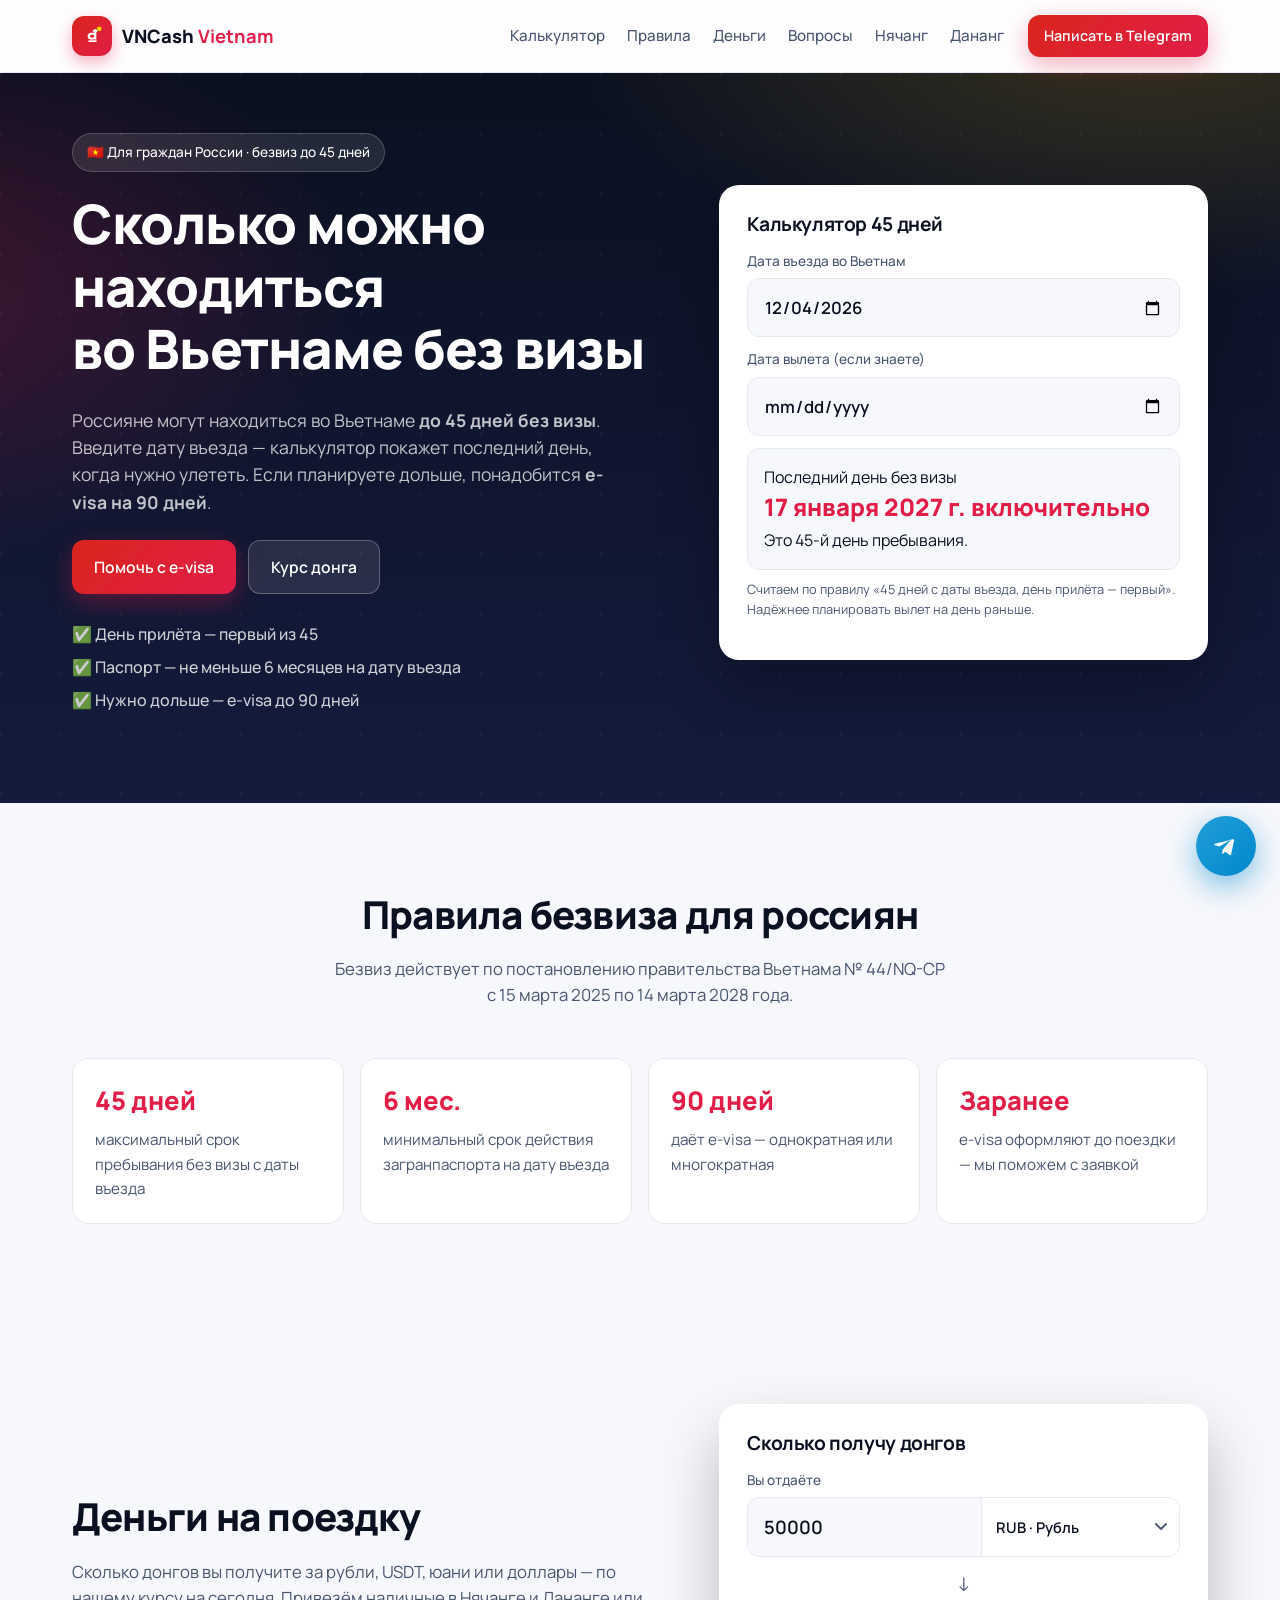
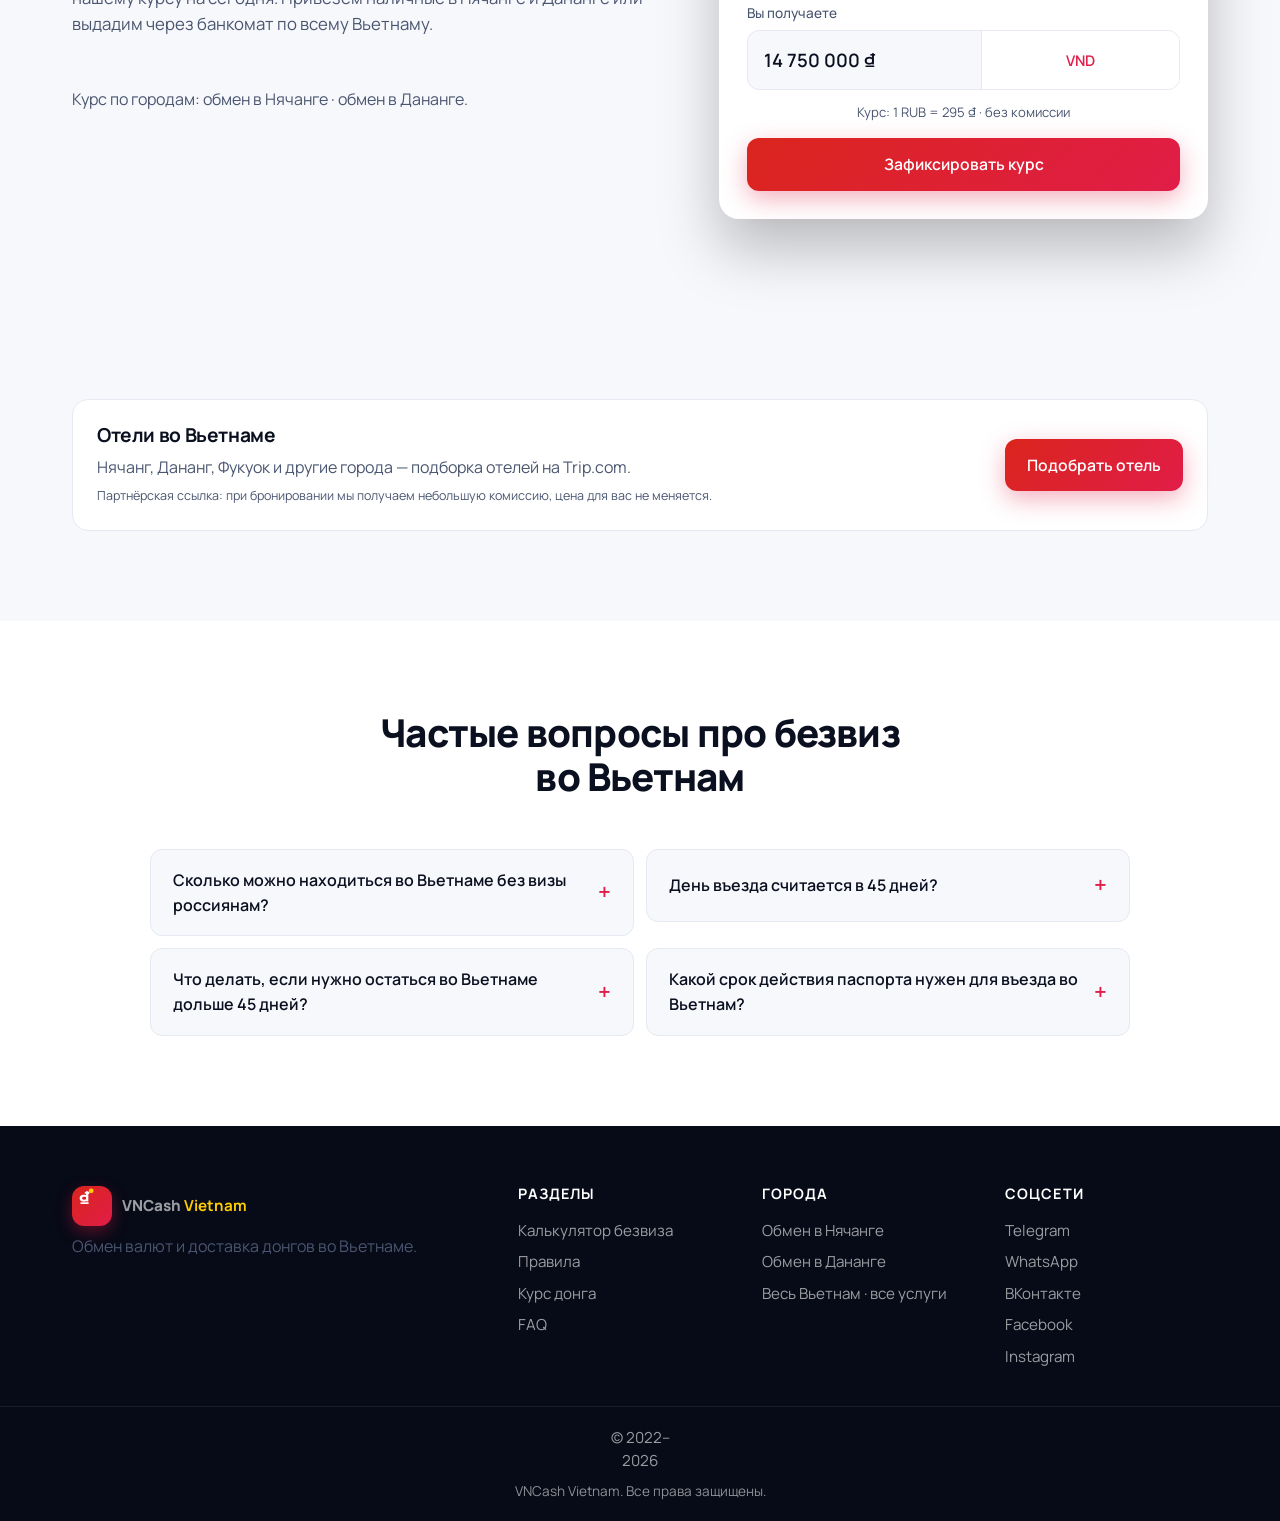
<file: vietnam-bez-vizy/index.html>
<!DOCTYPE html>
<html lang="ru">
<head>
<meta charset="UTF-8" />
<meta name="viewport" content="width=device-width, initial-scale=1.0" />

<!-- Yandex.Metrika counter -->
<script type="text/javascript">
   (function(m,e,t,r,i,k,a){m[i]=m[i]||function(){(m[i].a=m[i].a||[]).push(arguments)};
   m[i].l=1*new Date();
   for (var j = 0; j < document.scripts.length; j++) {if (document.scripts[j].src === r) { return; }}
   k=e.createElement(t),a=e.getElementsByTagName(t)[0],k.async=1,k.src=r,a.parentNode.insertBefore(k,a)})
   (window, document, "script", "https://mc.yandex.ru/metrika/tag.js", "ym");

   ym(110939868, "init", {
        clickmap:true,
        trackLinks:true,
        accurateTrackBounce:true,
        webvisor:true
   });
</script>
<noscript><div><img src="https://mc.yandex.ru/watch/110939868" style="position:absolute; left:-9999px;" alt="" /></div></noscript>
<!-- /Yandex.Metrika counter -->

<title>Сколько можно находиться во Вьетнаме без визы — калькулятор 45 дней | VNCash</title>
<meta name="description" content="Калькулятор безвиза во Вьетнаме для россиян: введите дату въезда и узнайте последний день 45-дневного пребывания. Что делать, если нужно дольше, — e-visa на 90 дней." />
<meta name="robots" content="index, follow" />
<link rel="canonical" href="https://vncash.ru/vietnam-bez-vizy/" />

<link rel="icon" type="image/svg+xml" href="/favicon.svg" />
<link rel="apple-touch-icon" href="/favicon.svg" />
<meta name="theme-color" content="#0b1020" />

<meta property="og:type" content="website" />
<meta property="og:url" content="https://vncash.ru/vietnam-bez-vizy/" />
<meta property="og:title" content="Вьетнам без визы: калькулятор 45 дней — VNCash" />
<meta property="og:description" content="Введите дату въезда — покажем последний день безвиза и подскажем, когда нужна e-visa." />
<meta property="og:image" content="https://vncash.ru/og-cover.svg" />
<meta property="og:image:width" content="1200" />
<meta property="og:image:height" content="630" />
<meta property="og:locale" content="ru_RU" />
<meta property="og:site_name" content="VNCash Vietnam" />

<script type="application/ld+json">
{
  "@context": "https://schema.org",
  "@graph": [
    {
      "@type": "BreadcrumbList",
      "@id": "https://vncash.ru/vietnam-bez-vizy/#breadcrumbs",
      "itemListElement": [
        {"@type":"ListItem","position":1,"name":"Обмен валют во Вьетнаме","item":"https://vncash.ru/"},
        {"@type":"ListItem","position":2,"name":"Вьетнам без визы","item":"https://vncash.ru/vietnam-bez-vizy/"}
      ]
    },
    {
      "@type": "WebPage",
      "@id": "https://vncash.ru/vietnam-bez-vizy/#webpage",
      "url": "https://vncash.ru/vietnam-bez-vizy/",
      "name": "Сколько можно находиться во Вьетнаме без визы — калькулятор 45 дней",
      "inLanguage": "ru",
      "isPartOf": {"@id": "https://vncash.ru/#site"},
      "breadcrumb": {"@id": "https://vncash.ru/vietnam-bez-vizy/#breadcrumbs"}
    },
    {
      "@type": "FAQPage",
      "@id": "https://vncash.ru/vietnam-bez-vizy/#faq",
      "mainEntity": [
        {"@type":"Question","name":"Сколько можно находиться во Вьетнаме без визы россиянам?","acceptedAnswer":{"@type":"Answer","text":"До 45 дней с даты въезда. Безвиз для граждан России действует по постановлению правительства Вьетнама № 44/NQ-CP с 15 марта 2025 по 14 марта 2028 года."}},
        {"@type":"Question","name":"День въезда считается в 45 дней?","acceptedAnswer":{"@type":"Answer","text":"Да. Срок отсчитывается с даты въезда, день прилёта — первый день. Поэтому последний разрешённый день — это дата въезда плюс 44 дня. Калькулятор на этой странице считает именно так; надёжнее планировать вылет на день раньше."}},
        {"@type":"Question","name":"Что делать, если нужно остаться во Вьетнаме дольше 45 дней?","acceptedAnswer":{"@type":"Answer","text":"Оформить электронную визу (e-visa) — она даёт до 90 дней, бывает однократная и многократная. Подать заявку лучше заранее, до поездки. Мы помогаем с оформлением e-visa — напишите в Telegram."}},
        {"@type":"Question","name":"Какой срок действия паспорта нужен для въезда во Вьетнам?","acceptedAnswer":{"@type":"Answer","text":"Загранпаспорт должен действовать не меньше 6 месяцев на дату въезда."}}
      ]
    }
  ]
}
</script>

<link rel="preconnect" href="https://fonts.googleapis.com">
<link rel="preconnect" href="https://fonts.gstatic.com" crossorigin>
<link href="https://fonts.googleapis.com/css2?family=Manrope:wght@400;500;600;700;800&display=swap" rel="stylesheet">
<link rel="stylesheet" href="/styles.css" />
<style>
  .visa__result{margin-top:4px;padding:16px;border-radius:12px;background:#f7f8fc;border:1px solid var(--border)}
  .visa__result b{color:var(--text)}
  .visa__big{font-size:1.5rem;font-weight:800;color:var(--primary);margin:4px 0 6px;line-height:1.2}
  .visa__warn{margin-top:10px;padding:12px 14px;border-radius:10px;background:#fef2f2;border:1px solid #fecaca;color:#9f1239;font-size:.92rem}
  .visa__ok{margin-top:10px;padding:12px 14px;border-radius:10px;background:#f0fdf4;border:1px solid #bbf7d0;color:#166534;font-size:.92rem}
  .visa__hint{font-size:.8rem;color:var(--muted);margin-top:10px}
  .calc__field input[type="date"]{font-size:1.05rem}
  .rules__grid{display:grid;grid-template-columns:repeat(4,1fr);gap:16px}
  .rule{background:#fff;border:1px solid var(--border);border-radius:16px;padding:22px}
  .rule b{display:block;font-size:1.6rem;font-weight:800;color:var(--primary);margin-bottom:6px}
  .rule span{color:var(--muted);font-size:.95rem}
  .trip{display:flex;gap:20px;align-items:center;justify-content:space-between;flex-wrap:wrap;background:#fff;border:1px solid var(--border);border-radius:16px;padding:24px}
  .trip p{margin:6px 0 0;color:var(--muted)}
  .trip__note{font-size:.78rem;color:var(--muted);margin-top:10px}
  @media (max-width: 900px){ .rules__grid{grid-template-columns:1fr 1fr} }
  @media (max-width: 520px){ .rules__grid{grid-template-columns:1fr} }
</style>
</head>
<body>

<header class="header">
  <div class="container header__inner">
    <a href="/" class="logo">
      <span class="logo__mark" aria-hidden="true">
        <svg viewBox="0 0 40 40" width="24" height="24">
          <text x="20" y="30" font-family="Manrope, Arial, sans-serif" font-size="28" font-weight="800" fill="#fff" text-anchor="middle">₫</text>
          <circle cx="32" cy="8" r="4" fill="#ffcd00"/>
        </svg>
      </span>
      <span class="logo__text">VNCash <em>Vietnam</em></span>
    </a>
    <nav class="nav" id="nav">
      <a href="#visa">Калькулятор</a>
      <a href="#rules">Правила</a>
      <a href="#money">Деньги</a>
      <a href="#faq">Вопросы</a>
      <a href="/nhatrang/">Нячанг</a>
      <a href="/danang/">Дананг</a>
      <a href="https://t.me/vncash_danang" target="_blank" rel="noopener" class="btn btn--primary nav__cta">Написать в Telegram</a>
    </nav>
    <a href="https://t.me/vncash_danang" target="_blank" rel="noopener" class="btn btn--primary btn--sm header__cta">Написать в Telegram</a>
    <button class="burger" aria-label="Меню" aria-expanded="false">
      <span></span><span></span><span></span>
    </button>
  </div>
</header>

<section class="hero" id="visa">
  <div class="container hero__grid">
    <div class="hero__content">
      <div class="badge">🇻🇳 Для граждан России · безвиз до 45 дней</div>
      <h1>Сколько можно находиться во&nbsp;Вьетнаме без&nbsp;визы</h1>
      <p class="hero__lead">
        Россияне могут находиться во&nbsp;Вьетнаме <b>до&nbsp;45&nbsp;дней без&nbsp;визы</b>.
        Введите дату въезда — калькулятор покажет последний день, когда нужно улететь.
        Если планируете дольше, понадобится <b>e-visa на&nbsp;90&nbsp;дней</b>.
      </p>
      <div class="hero__cta">
        <a href="https://t.me/krisanqi" target="_blank" rel="noopener" class="btn btn--primary">Помочь с e-visa</a>
        <a href="#money" class="btn btn--ghost">Курс донга</a>
      </div>
      <ul class="hero__points">
        <li>✅ День прилёта — первый из&nbsp;45</li>
        <li>✅ Паспорт — не&nbsp;меньше 6&nbsp;месяцев на&nbsp;дату въезда</li>
        <li>✅ Нужно дольше — e-visa до&nbsp;90&nbsp;дней</li>
      </ul>
    </div>

    <div class="hero__card">
      <h3>Калькулятор 45 дней</h3>
      <div class="calc">
        <div class="calc__row">
          <label for="entryDate">Дата въезда во Вьетнам</label>
          <div class="calc__field"><input type="date" id="entryDate" aria-label="Дата въезда" /></div>
        </div>
        <div class="calc__row">
          <label for="exitDate">Дата вылета (если знаете)</label>
          <div class="calc__field"><input type="date" id="exitDate" aria-label="Дата вылета" /></div>
        </div>
        <div class="visa__result" id="visaResult" aria-live="polite">
          Последний день без визы
          <div class="visa__big" id="visaLast">—</div>
          <div id="visaDays"></div>
          <div id="visaVerdict"></div>
        </div>
        <p class="visa__hint">Считаем по правилу «45 дней с даты въезда, день прилёта — первый». Надёжнее планировать вылет на день раньше.</p>
      </div>
    </div>
  </div>
</section>

<section id="rules" class="section">
  <div class="container">
    <div class="section__head">
      <h2>Правила безвиза для россиян</h2>
      <p>Безвиз действует по постановлению правительства Вьетнама № 44/NQ-CP с&nbsp;15&nbsp;марта 2025 по&nbsp;14&nbsp;марта 2028&nbsp;года.</p>
    </div>
    <div class="rules__grid">
      <div class="rule"><b>45 дней</b><span>максимальный срок пребывания без визы с даты въезда</span></div>
      <div class="rule"><b>6 мес.</b><span>минимальный срок действия загранпаспорта на дату въезда</span></div>
      <div class="rule"><b>90 дней</b><span>даёт e-visa — однократная или многократная</span></div>
      <div class="rule"><b>Заранее</b><span>e-visa оформляют до поездки — мы поможем с заявкой</span></div>
    </div>
  </div>
</section>

<section id="money" class="section services">
  <div class="container hero__grid">
    <div>
      <div class="section__head" style="text-align:left;margin-left:0">
        <h2>Деньги на поездку</h2>
        <p>Сколько донгов вы получите за рубли, USDT, юани или доллары — по нашему курсу на сегодня. Привезём наличные в Нячанге и Дананге или выдадим через банкомат по всему Вьетнаму.</p>
      </div>
      <p>Курс по городам: <a href="/nhatrang/">обмен в Нячанге</a> · <a href="/danang/">обмен в Дананге</a>.</p>
    </div>
    <div class="hero__card">
      <h3>Сколько получу донгов</h3>
      <div class="calc">
        <div class="calc__row">
          <label for="amountFrom">Вы отдаёте</label>
          <div class="calc__field">
            <input type="number" id="amountFrom" name="amountFrom" value="50000" min="0" aria-label="Сумма к обмену" />
            <label for="currencyFrom" class="visually-hidden">Валюта</label>
            <select id="currencyFrom" name="currencyFrom" aria-label="Выбор валюты">
              <option value="RUB">RUB · Рубль</option>
              <option value="CNY">CNY · Юань</option>
              <option value="USDT">USDT · Tether</option>
              <option value="USD">USD · Доллар</option>
            </select>
          </div>
        </div>
        <div class="calc__arrow" aria-hidden="true">↓</div>
        <div class="calc__row">
          <label for="amountTo">Вы получаете</label>
          <div class="calc__field">
            <input type="text" id="amountTo" name="amountTo" value="" readonly aria-label="Сумма к получению в донгах" />
            <div class="calc__static">VND</div>
          </div>
        </div>
        <p class="calc__note" id="calcRate"></p>
        <a href="https://t.me/vncash_danang" target="_blank" rel="noopener" class="btn btn--primary btn--block">Зафиксировать курс</a>
      </div>
    </div>
  </div>
</section>

<section class="section">
  <div class="container">
    <div class="trip">
      <div>
        <h3>Отели во Вьетнаме</h3>
        <p>Нячанг, Дананг, Фукуок и другие города — подборка отелей на Trip.com.</p>
        <p class="trip__note">Партнёрская ссылка: при бронировании мы получаем небольшую комиссию, цена для вас не меняется.</p>
      </div>
      <a href="https://www.trip.com/hotels/?Allianceid=10919812&amp;SID=332850638&amp;trip_sub1=vncash_bezviz" target="_blank" rel="sponsored noopener" class="btn btn--primary">Подобрать отель</a>
    </div>
  </div>
</section>

<section id="faq" class="section faq">
  <div class="container">
    <div class="section__head">
      <h2>Частые вопросы про безвиз во&nbsp;Вьетнам</h2>
    </div>
    <div class="faq__list">
      <details><summary>Сколько можно находиться во Вьетнаме без визы россиянам?</summary><p>До 45 дней с даты въезда. Безвиз для граждан России действует по постановлению правительства Вьетнама № 44/NQ-CP с 15 марта 2025 по 14 марта 2028 года.</p></details>
      <details><summary>День въезда считается в 45 дней?</summary><p>Да. Срок отсчитывается с даты въезда, день прилёта — первый день. Поэтому последний разрешённый день — это дата въезда плюс 44 дня. Калькулятор на этой странице считает именно так; надёжнее планировать вылет на день раньше.</p></details>
      <details><summary>Что делать, если нужно остаться во Вьетнаме дольше 45 дней?</summary><p>Оформить электронную визу (e-visa) — она даёт до 90 дней, бывает однократная и многократная. Подать заявку лучше заранее, до поездки. Мы помогаем с оформлением e-visa — <a href="https://t.me/krisanqi" target="_blank" rel="noopener">напишите в Telegram</a>.</p></details>
      <details><summary>Какой срок действия паспорта нужен для въезда во Вьетнам?</summary><p>Загранпаспорт должен действовать не меньше 6 месяцев на дату въезда.</p></details>
    </div>
  </div>
</section>

<footer class="footer">
  <div class="container footer__inner">
    <div>
      <div class="logo logo--light">
        <span class="logo__mark" aria-hidden="true">
          <svg viewBox="0 0 40 40" width="24" height="24">
            <text x="20" y="30" font-family="Manrope, Arial, sans-serif" font-size="28" font-weight="800" fill="#fff" text-anchor="middle">₫</text>
            <circle cx="32" cy="8" r="4" fill="#ffcd00"/>
          </svg>
        </span>
        <span class="logo__text">VNCash <em>Vietnam</em></span>
      </div>
      <p>Обмен валют и&nbsp;доставка донгов во&nbsp;Вьетнаме.</p>
    </div>
    <div>
      <h4>Разделы</h4>
      <a href="#visa">Калькулятор безвиза</a>
      <a href="#rules">Правила</a>
      <a href="#money">Курс донга</a>
      <a href="#faq">FAQ</a>
    </div>
    <div>
      <h4>Города</h4>
      <a href="/nhatrang/">Обмен в Нячанге</a>
      <a href="/danang/">Обмен в Дананге</a>
      <a href="/">Весь Вьетнам · все услуги</a>
    </div>
    <div>
      <h4>Соцсети</h4>
      <a href="https://t.me/vncash_danang" target="_blank" rel="noopener">Telegram</a>
      <a href="https://wa.me/84935925904" target="_blank" rel="noopener">WhatsApp</a>
      <a href="https://vk.com/obmen_danang" target="_blank" rel="noopener">ВКонтакте</a>
      <a href="https://www.facebook.com/obmendanang" target="_blank" rel="noopener">Facebook</a>
      <a href="https://www.instagram.com/vncash_vietnam/" target="_blank" rel="noopener">Instagram</a>
    </div>
  </div>
  <div class="footer__bottom">
    <span class="footer__years">© 2022&ndash;<span id="year"></span></span> VNCash Vietnam. Все права защищены.
  </div>
</footer>

<a href="https://t.me/vncash_danang" target="_blank" rel="noopener" class="fab" aria-label="Написать в Telegram">
  <svg width="28" height="28" viewBox="0 0 24 24" fill="currentColor"><path d="M9.04 15.3 8.77 19c.38 0 .55-.16.75-.36l1.8-1.72 3.74 2.73c.69.38 1.18.18 1.36-.64l2.47-11.6c.24-1.03-.37-1.43-1.04-1.18L2.7 10.1c-1 .39-.98.95-.17 1.2l3.92 1.22 9.1-5.74c.43-.28.82-.12.5.16L9.04 15.3z"/></svg>
</a>

<script src="/script.js"></script>
<script>
  (function () {
    var STAY_DAYS = 45;
    var entry = document.getElementById('entryDate');
    var exit = document.getElementById('exitDate');
    var lastEl = document.getElementById('visaLast');
    var daysEl = document.getElementById('visaDays');
    var verdictEl = document.getElementById('visaVerdict');

    // Даты считаем в UTC, чтобы часовой пояс браузера не сдвигал день
    function parse(v) {
      if (!v) return null;
      var p = v.split('-').map(Number);
      return Date.UTC(p[0], p[1] - 1, p[2]);
    }
    function iso(ms) { return new Date(ms).toISOString().slice(0, 10); }
    function human(ms) {
      return new Date(ms).toLocaleDateString('ru-RU', { day: 'numeric', month: 'long', year: 'numeric', timeZone: 'UTC' });
    }
    var DAY = 86400000;

    // По умолчанию — сегодня по вьетнамскому времени (UTC+7)
    var vn = new Date(Date.now() + 7 * 3600000);
    entry.value = vn.toISOString().slice(0, 10);

    function calc() {
      var e = parse(entry.value);
      verdictEl.innerHTML = '';
      daysEl.textContent = '';
      if (e == null) { lastEl.textContent = '—'; return; }
      var last = e + (STAY_DAYS - 1) * DAY;
      lastEl.textContent = human(last) + ' включительно';
      exit.min = entry.value;
      var x = parse(exit.value);
      if (x == null) { daysEl.textContent = 'Это 45-й день пребывания.'; return; }
      if (x < e) { verdictEl.innerHTML = '<div class="visa__warn">Дата вылета раньше даты въезда — проверьте даты.</div>'; return; }
      var stay = Math.round((x - e) / DAY) + 1;
      daysEl.textContent = 'Ваша поездка: ' + stay + ' ' + plural(stay) + ' (считая день прилёта и день вылета).';
      if (stay <= STAY_DAYS) {
        verdictEl.innerHTML = '<div class="visa__ok">Укладываетесь в безвиз: в запасе ' + (STAY_DAYS - stay) + ' ' + plural(STAY_DAYS - stay) + '.</div>';
      } else {
        verdictEl.innerHTML = '<div class="visa__warn">Поездка длиннее 45 дней на ' + (stay - STAY_DAYS) + ' ' + plural(stay - STAY_DAYS) +
          ' — нужна e-visa на 90 дней. <a href="https://t.me/krisanqi" target="_blank" rel="noopener">Поможем оформить →</a></div>';
      }
    }
    function plural(n) {
      var m10 = n % 10, m100 = n % 100;
      if (m10 === 1 && m100 !== 11) return 'день';
      if (m10 >= 2 && m10 <= 4 && (m100 < 12 || m100 > 14)) return 'дня';
      return 'дней';
    }
    entry.addEventListener('input', calc);
    exit.addEventListener('input', calc);
    calc();
  })();
</script>
</body>
</html>
</file>
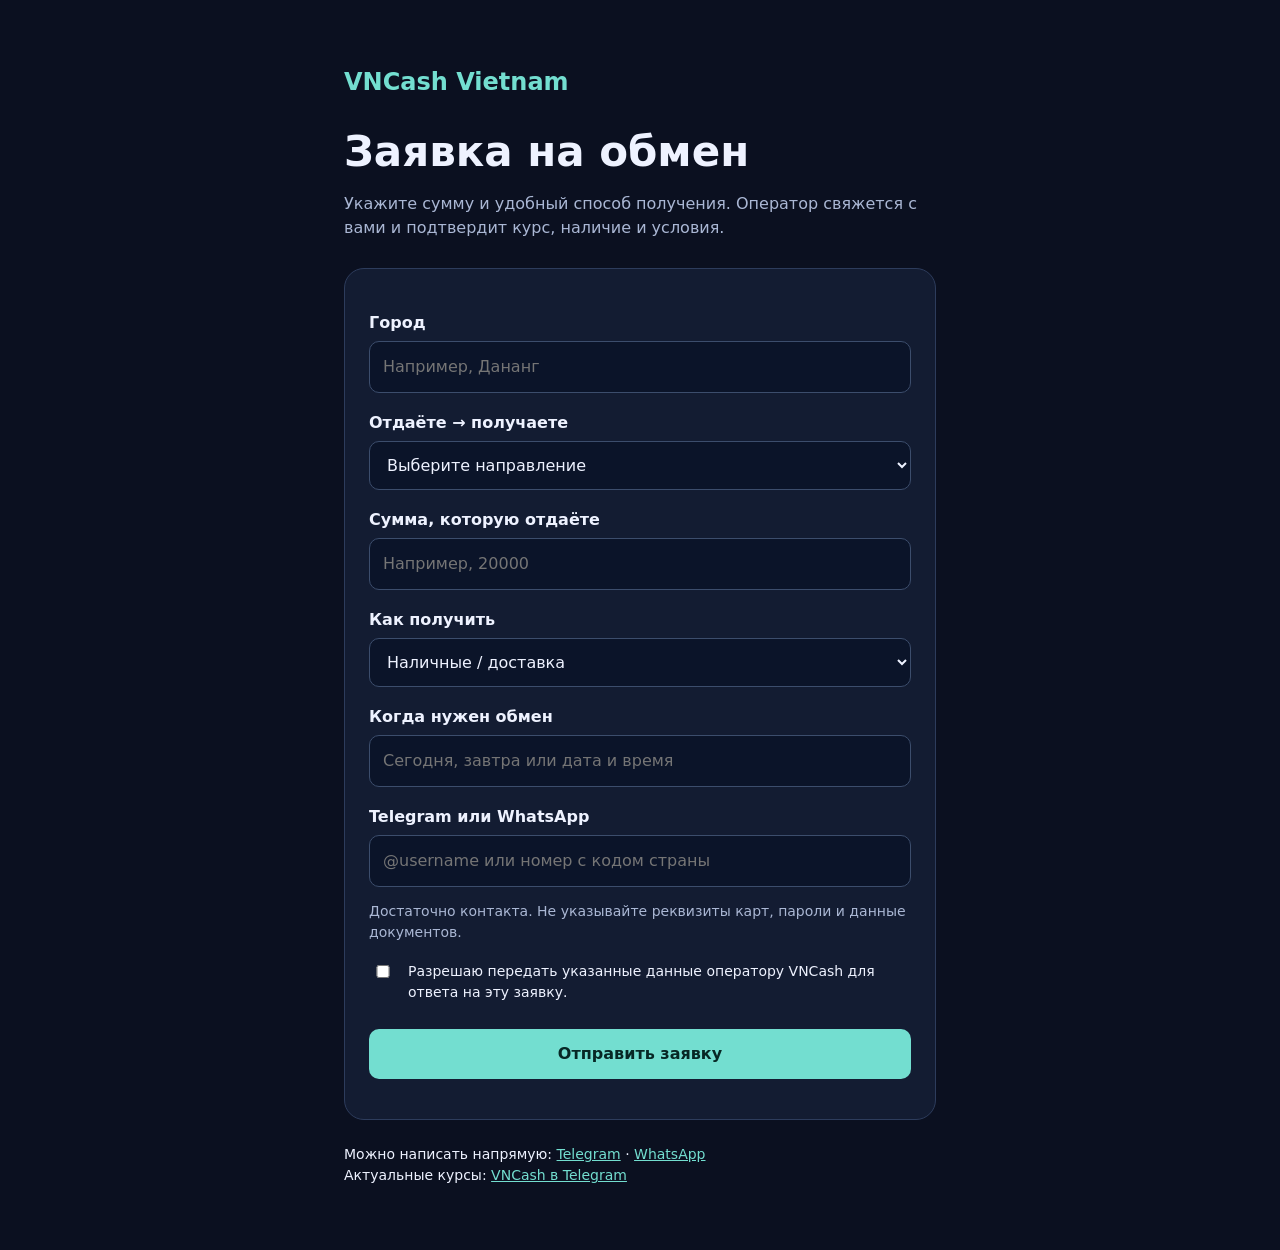
<file: request.html>
<!doctype html>
<html lang="ru"><head><meta charset="utf-8"><meta name="viewport" content="width=device-width, initial-scale=1">
<title>Заявка на обмен — VNCash Vietnam</title><meta name="description" content="Оставьте заявку на обмен валют во Вьетнаме. Оператор подтвердит курс и условия лично."><meta name="theme-color" content="#0b1020"><link rel="icon" href="/favicon.svg">
<style>
*{box-sizing:border-box}body{margin:0;background:#0b1020;color:#eef2ff;font:16px/1.5 system-ui,sans-serif}main{max-width:640px;margin:40px auto;padding:24px}a{color:#73ded0}.brand{font-weight:800;font-size:24px;text-decoration:none}h1{font-size:clamp(30px,6vw,42px);line-height:1.15;margin-bottom:12px}.intro,.hint{color:#aab7d4}form{margin-top:28px;padding:24px;background:#131c32;border:1px solid #2d3c5c;border-radius:20px}label{display:block;margin:18px 0 6px;font-weight:600}input,select,button{font:inherit;width:100%;border-radius:10px;padding:13px;border:1px solid #3c4d6c;background:#0b1429;color:inherit}input:focus,select:focus{outline:2px solid #73ded0}button{background:#73ded0;color:#072725;border:0;font-weight:750;cursor:pointer;margin-top:20px}button:disabled{opacity:.6;cursor:wait}.consent{display:flex;gap:12px;align-items:flex-start;font-size:14px;font-weight:400}.consent input{width:20px;margin-top:4px;flex-shrink:0}.trap{position:absolute;left:-10000px}#status{white-space:pre-line}.error{color:#ffb7b7}.success{color:#73ded0}.hint{font-size:14px}footer{margin-top:24px;font-size:14px}@media(max-width:500px){main{margin:12px auto;padding:18px}form{padding:18px}}
</style></head><body><main><a class="brand" href="/">VNCash <span style="color:#73ded0">Vietnam</span></a>
<h1>Заявка на обмен</h1><p class="intro">Укажите сумму и удобный способ получения. Оператор свяжется с вами и подтвердит курс, наличие и условия.</p>
<form id="request">
<label for="city">Город</label><input id="city" name="city" list="cities" maxlength="80" required placeholder="Например, Дананг"><datalist id="cities"><option>Дананг</option><option>Нячанг</option><option>Фукуок</option><option>Хошимин</option><option>Ханой</option></datalist>
<label for="direction">Отдаёте → получаете</label><select id="direction" name="direction" required><option value="">Выберите направление</option><option>RUB → VND</option><option>USD → VND</option><option>USDT → VND</option><option>CNY → VND</option><option>VND → RUB</option><option>VND → USD</option><option>USDT → USD</option></select>
<label for="amount">Сумма, которую отдаёте</label><input id="amount" name="amount" inputmode="decimal" maxlength="30" required placeholder="Например, 20000">
<label for="method">Как получить</label><select id="method" name="method" required><option>Наличные / доставка</option><option>Банкомат</option><option>На счёт во Вьетнаме</option><option>Alipay</option><option>Обсудить с оператором</option></select>
<label for="when">Когда нужен обмен</label><input id="when" name="when" maxlength="120" required placeholder="Сегодня, завтра или дата и время">
<label for="contact">Telegram или WhatsApp</label><input id="contact" name="contact" maxlength="120" required placeholder="@username или номер с кодом страны"><p class="hint">Достаточно контакта. Не указывайте реквизиты карт, пароли и данные документов.</p>
<div class="trap" aria-hidden="true"><label>Сайт<input name="website" tabindex="-1" autocomplete="off"></label></div>
<label class="consent"><input name="consent" type="checkbox" required><span>Разрешаю передать указанные данные оператору VNCash для ответа на эту заявку.</span></label>
<button type="submit">Отправить заявку</button><p id="status" role="status" aria-live="polite"></p>
</form><footer>Можно написать напрямую: <a href="https://t.me/krisanqi">Telegram</a> · <a href="https://wa.me/84935925904">WhatsApp</a><br>Актуальные курсы: <a href="https://t.me/vncash_danang">VNCash в Telegram</a></footer></main>
<script>
const form=document.getElementById('request'),status=document.getElementById('status'),button=form.querySelector('button');
let nonce=crypto.randomUUID(),submitted=false;
form.addEventListener('submit',async event=>{
 event.preventDefault();if(submitted)return;button.disabled=true;status.className='';status.textContent='Отправляем заявку…';
 const data=Object.fromEntries(new FormData(form));data.consent=form.elements.consent.checked;data.nonce=nonce;
 data.source=new URLSearchParams(location.search).get('source')==='facebook'?'facebook':'web';
 try{
  const response=await fetch('https://vietnamnews.duckdns.org/n8n/webhook/moneyup-request',{method:'POST',headers:{'Content-Type':'text/plain;charset=UTF-8'},body:JSON.stringify(data)});
  if(!response.ok)throw Error();const result=await response.json();
  if(!result.ok){status.className='error';status.textContent=result.error||'Проверьте поля формы.';button.disabled=false;return;}
  submitted=true;status.className='success';status.textContent='Заявка №'+result.number+' принята. Оператор ответит по указанному контакту и подтвердит курс и условия.';button.textContent='Заявка отправлена';
 }catch(error){status.className='error';status.textContent='Не удалось получить подтверждение. Повторите отправку: повторная попытка не создаст вторую заявку. Или напишите оператору в Telegram.';button.disabled=false;}
});
</script></body></html>
</file>
<file: styles.css>
:root{
  --bg:#0b1020;
  --bg-soft:#111733;
  --card:#ffffff;
  --text:#0b1020;
  --muted:#4a5670;
  --border:#e6e9f2;
  --primary:#e11d48;
  --primary-dark:#be123c;
  --accent:#facc15;
  --green:#16a34a;
  --vn-red:#da251d;
  --vn-yellow:#ffcd00;
  --radius:16px;
  --shadow:0 10px 30px rgba(14,19,45,.08);
}

*{box-sizing:border-box}
html,body{margin:0;padding:0;max-width:100%}
.visually-hidden{position:absolute;width:1px;height:1px;padding:0;margin:-1px;overflow:hidden;clip:rect(0,0,0,0);white-space:nowrap;border:0}
body{
  overflow-x:clip; /* clip, не hidden — иначе ломается position:sticky у хедера в Chrome */
  font-family:'Manrope',system-ui,-apple-system,Segoe UI,Roboto,sans-serif;
  color:var(--text);
  background:#f7f8fc;
  line-height:1.55;
  -webkit-font-smoothing:antialiased;
}
a{color:inherit;text-decoration:none}

/* Видимый фокус для клавиатуры */
:focus-visible{outline:2px solid var(--primary);outline-offset:2px;border-radius:4px}
.btn:focus-visible{outline-offset:3px}
img{max-width:100%;display:block}
h1,h2,h3,h4{margin:0 0 .5em;line-height:1.15;letter-spacing:-.02em}
h1{font-size:clamp(2rem,4.5vw,3.4rem);font-weight:800}
h2{font-size:clamp(1.6rem,3vw,2.4rem);font-weight:800}
h3{font-size:1.2rem;font-weight:700}
p{margin:0 0 1em;color:var(--muted)}

.container{max-width:1180px;margin:0 auto;padding:0 22px}

/* Header */
.header{position:sticky;top:0;z-index:50;background:rgba(255,255,255,.85);backdrop-filter:blur(12px);border-bottom:1px solid var(--border)}
.header__inner{display:flex;align-items:center;gap:24px;height:72px}
.logo{display:flex;align-items:center;gap:10px;font-weight:800;font-size:1.15rem;color:var(--text)}
.logo__mark{width:40px;height:40px;border-radius:12px;background:linear-gradient(135deg,var(--vn-red),var(--primary));color:#fff;display:grid;place-items:center;box-shadow:0 6px 16px rgba(225,29,72,.35);overflow:hidden;position:relative}
.logo__mark svg{display:block}
.logo__text em{font-style:normal;color:var(--primary);font-weight:700}
.logo--light{color:#fff}
.logo--light .logo__text em{color:var(--vn-yellow)}
.nav{margin-left:auto;display:flex;gap:22px;flex-wrap:nowrap}
.nav a{white-space:nowrap}
.nav a{color:var(--muted);font-weight:500;font-size:.95rem;transition:color .2s}
.nav a:hover{color:var(--text)}
.burger{display:none;background:none;border:0;cursor:pointer;width:40px;height:40px;padding:0;position:relative;z-index:101}
.burger span{display:block;width:22px;height:2px;background:var(--text);margin:5px auto;border-radius:2px;transition:transform .25s, opacity .2s}
.nav--open .burger span{background:#fff}
.nav--open .burger span:nth-child(1){transform:translateY(7px) rotate(45deg)}
.nav--open .burger span:nth-child(2){opacity:0}
.nav--open .burger span:nth-child(3){transform:translateY(-7px) rotate(-45deg)}
.nav a.nav__cta{display:none}

/* Buttons */
.btn{display:inline-flex;align-items:center;gap:8px;padding:14px 22px;border-radius:12px;font-weight:600;font-size:.98rem;cursor:pointer;transition:transform .15s ease, box-shadow .2s, background .2s;border:0;white-space:nowrap}
.btn--primary{background:linear-gradient(135deg,var(--vn-red),var(--primary));color:#fff;box-shadow:0 8px 24px rgba(225,29,72,.35)}
.btn--primary:hover{transform:translateY(-2px);box-shadow:0 12px 28px rgba(225,29,72,.45)}
.btn--ghost{background:rgba(255,255,255,.1);color:#fff;border:1px solid rgba(255,255,255,.25)}
.btn--ghost:hover{background:rgba(255,255,255,.2)}
.btn--sm{padding:10px 16px;font-size:.9rem}
.btn--block{width:100%;justify-content:center}

/* Hero */
.hero{
  position:relative;
  padding:60px 0 90px;
  background:
    radial-gradient(1000px 500px at 90% -10%, rgba(250,204,21,.2), transparent 60%),
    radial-gradient(900px 500px at -10% 30%, rgba(225,29,72,.25), transparent 55%),
    linear-gradient(180deg,#0b1020 0%,#141b3d 100%);
  color:#fff;
  overflow:hidden;
}
.hero::after{
  content:"";position:absolute;inset:0;
  background-image:url("data:image/svg+xml;utf8,<svg xmlns='http://www.w3.org/2000/svg' width='60' height='60'><circle cx='1' cy='1' r='1' fill='white' opacity='.08'/></svg>");
  pointer-events:none;
}
.hero__grid{display:grid;grid-template-columns:1.1fr .9fr;gap:50px;align-items:center;position:relative;z-index:2}
.hero__grid>*{min-width:0}
.hero__content{min-width:0}
.hero h1{color:#fff}
.hero__lead{color:rgba(255,255,255,.75);font-size:1.1rem;max-width:560px}
.badge{display:inline-block;background:rgba(255,255,255,.1);border:1px solid rgba(255,255,255,.18);padding:8px 14px;border-radius:999px;font-size:.85rem;font-weight:500;margin-bottom:20px;color:#fff}
.hero__cta{display:flex;flex-wrap:wrap;gap:12px;margin:24px 0 28px}
.hero__points{list-style:none;padding:0;margin:0;display:grid;gap:8px}
.hero__points li{color:rgba(255,255,255,.8);font-weight:500}

/* Calculator card */
.hero__card{background:#fff;color:var(--text);border-radius:20px;padding:28px;box-shadow:0 30px 60px rgba(0,0,0,.25)}
.hero__card h3{margin-bottom:16px}
.calc__row{margin-bottom:12px}
.calc__row label{display:block;font-size:.85rem;color:var(--muted);margin-bottom:6px;font-weight:500}
.calc__field{display:flex;align-items:stretch;border:1px solid var(--border);border-radius:12px;overflow:hidden;background:#f7f8fc;transition:border-color .2s, box-shadow .2s}
.calc__field:focus-within{border-color:var(--primary);box-shadow:0 0 0 3px rgba(225,29,72,.15)}
.calc__field input{flex:1 1 auto;border:0;padding:16px;font-size:1.15rem;font-weight:600;background:transparent;outline:none;min-width:0;font-family:inherit;color:var(--text);width:100%}
.calc__field select, .calc__static{flex:0 0 46%;width:46%;background:#fff;border:0;border-left:1px solid var(--border);padding:0 14px;font-weight:600;cursor:pointer;font-family:inherit;font-size:.92rem;color:var(--text)}
.calc__field select{-webkit-appearance:none;appearance:none;text-overflow:ellipsis;background-image:url("data:image/svg+xml;utf8,<svg xmlns='http://www.w3.org/2000/svg' width='12' height='8' viewBox='0 0 12 8'><path d='M1 1l5 5 5-5' fill='none' stroke='%234a5670' stroke-width='1.8' stroke-linecap='round' stroke-linejoin='round'/></svg>");background-repeat:no-repeat;background-position:right 12px center;padding-right:30px}
.calc__static{display:flex;align-items:center;justify-content:center;color:var(--primary);cursor:default}
.calc__arrow{text-align:center;color:var(--muted);font-size:1.2rem;margin:4px 0}
.calc__note{font-size:.82rem;color:var(--muted);margin:10px 0 16px;text-align:center}

/* Sections */
.section{padding:90px 0}
.section__head{text-align:center;max-width:680px;margin:0 auto 50px}
.section__head p{font-size:1.05rem}

/* Rates */
.rates{background:#fff}
.rates__grid{display:grid;grid-template-columns:repeat(auto-fit,minmax(170px,1fr));gap:16px}
.rate{background:linear-gradient(180deg,#fff,#f7f8fc);border:1px solid var(--border);border-radius:var(--radius);padding:22px;text-align:center;transition:transform .2s, box-shadow .2s}
.rate:hover{transform:translateY(-4px);box-shadow:var(--shadow);border-color:transparent}
.rate__flag{font-size:2rem;margin-bottom:6px}
.rate__code{font-weight:700;color:var(--muted);font-size:.85rem;letter-spacing:.1em}
.rate__val{font-size:1.6rem;font-weight:800;color:var(--primary);margin:4px 0}
.rate__unit{font-size:.8rem;color:var(--muted)}
.rates__updated{text-align:center;color:var(--muted);font-size:.88rem;margin-top:26px}
.rates__tiers{display:grid;grid-template-columns:repeat(3,1fr);gap:16px;max-width:960px;margin:30px auto 0;align-items:stretch}
.tier{padding:22px;border-radius:var(--radius);border:1px solid var(--border);background:#fff;display:flex;flex-direction:column}
.tier--best{background:linear-gradient(135deg,#ecfdf5,#fff);border-color:#a7f3d0}
.tier--vip{background:linear-gradient(135deg,#fef3c7,#fffbeb);border-color:#fcd34d;position:relative}
.tier--vip .tier__amount{color:#b45309}
.tier__title{font-weight:700;font-size:1rem;margin-bottom:6px;display:flex;align-items:center;gap:8px}
.tier__ico{width:20px;height:20px;flex:none;color:var(--muted)}
.tier--vip .tier__ico{color:#d97706}
.tier--best .tier__ico{color:var(--green)}
.tier--link .tier__ico{color:var(--primary)}
.tier__amount{font-weight:700;color:var(--primary);font-size:1.1rem;margin-bottom:6px}
.tier--best .tier__amount{color:var(--green)}
.tier__desc{color:var(--muted);font-size:.92rem}
.tier--link{display:block;color:inherit;text-decoration:none;transition:transform .2s, box-shadow .2s, border-color .2s}
.tier--link:hover{transform:translateY(-3px);box-shadow:var(--shadow);border-color:var(--primary)}
.tier--link:hover .tier__desc{color:var(--primary);font-weight:600}

/* Services */
.services{background:#f7f8fc}
.services__grid{display:grid;grid-template-columns:repeat(auto-fit,minmax(260px,1fr));gap:20px}
.service{background:#fff;border-radius:var(--radius);padding:28px;border:1px solid var(--border);transition:transform .2s, box-shadow .2s}
.service:hover{transform:translateY(-6px);box-shadow:var(--shadow)}
.service--link{display:block;color:inherit;text-decoration:none;background:linear-gradient(135deg,#fff,#fef2f2);border-color:#fecaca}
.service--link:hover{border-color:var(--primary)}
.service--link h3{color:var(--primary)}
.service__ico{margin-bottom:14px;line-height:0;color:var(--primary)}
.service__ico svg{width:34px;height:34px}
.service__tip{background:#fef9c3;border-left:3px solid var(--accent);padding:10px 14px;border-radius:8px;font-size:.9rem;color:var(--text);margin-top:12px}
.tip__ico{width:17px;height:17px;color:#b45309;vertical-align:-.25em;margin-right:1px}
.ico-inline{width:1.05em;height:1.05em;vertical-align:-.18em;color:currentColor}

/* How */
.how{background:#fff}
.how__grid{display:grid;grid-template-columns:repeat(auto-fit,minmax(260px,1fr));gap:20px;counter-reset:step}
.step{background:linear-gradient(180deg,#f7f8fc,#fff);border:1px solid var(--border);border-radius:var(--radius);padding:32px;position:relative}
.step__num{width:42px;height:42px;border-radius:50%;background:linear-gradient(135deg,var(--vn-red),var(--primary));color:#fff;display:grid;place-items:center;font-weight:800;margin-bottom:14px}

/* Why */
.why{background:linear-gradient(135deg,#0b1020,#1a2250);color:#fff;position:relative;overflow:hidden}
.why::before{content:"";position:absolute;inset:0;background:radial-gradient(500px 300px at 80% 20%, rgba(250,204,21,.18), transparent 60%)}
.why .section__head p{color:rgba(255,255,255,.7)}
.why h2{color:#fff}
.why__grid{display:grid;grid-template-columns:repeat(auto-fit,minmax(180px,1fr));gap:20px;position:relative}
.why__item{text-align:center;padding:28px 18px;background:rgba(255,255,255,.05);border:1px solid rgba(255,255,255,.1);border-radius:var(--radius)}
.why__item b{display:block;font-size:2rem;color:var(--vn-yellow);font-weight:800;margin-bottom:6px}
.why__item span{color:rgba(255,255,255,.75);font-size:.95rem}

/* Reviews */
.reviews{background:#f7f8fc}
.reviews__grid{display:grid;grid-template-columns:repeat(auto-fit,minmax(260px,1fr));gap:20px}
.review{background:#fff;border-radius:var(--radius);padding:26px;border:1px solid var(--border)}
.review__stars{color:var(--accent);font-size:1.1rem;letter-spacing:2px;margin-bottom:10px}
.review p{color:var(--text);font-size:.98rem}
.review__author{color:var(--muted);font-size:.88rem;font-weight:600}
.reviews__note{text-align:center;color:var(--muted);margin-top:30px;font-size:.92rem}
.reviews__note a{color:var(--primary);font-weight:600}

/* FAQ */
.faq{background:#fff}
.faq__list{max-width:980px;margin:0 auto;display:grid;grid-template-columns:1fr 1fr;gap:12px;align-items:start}
details{background:#f7f8fc;border:1px solid var(--border);border-radius:12px;padding:18px 22px;transition:background .2s}
details[open]{background:#fff;box-shadow:var(--shadow)}
summary{font-weight:600;cursor:pointer;list-style:none;display:flex;justify-content:space-between;align-items:center}
summary::after{content:"+";font-size:1.4rem;color:var(--primary);transition:transform .2s}
details[open] summary::after{content:"−"}
details p{margin:14px 0 0}

/* Partners */
.partners{background:#fff}
.partners__grid{display:grid;grid-template-columns:repeat(auto-fit,minmax(300px,1fr));gap:20px;max-width:760px;margin:0 auto}
.partner{display:flex;align-items:center;gap:20px;background:linear-gradient(135deg,#fff7ed,#fff);border:1px solid #fecaca;border-radius:var(--radius);padding:26px 28px;color:inherit;text-decoration:none;transition:transform .2s, box-shadow .2s, border-color .2s}
.partner:hover{transform:translateY(-5px);box-shadow:var(--shadow);border-color:var(--vn-red)}
.partner__flag{font-size:2.6rem;line-height:1;flex:none}
.partner__body h3{margin-bottom:6px}
.partner__body p{font-size:.95rem;margin-bottom:10px}
.partner__cta{color:var(--vn-red);font-weight:700;font-size:.95rem}
.partner:hover .partner__cta{color:var(--primary-dark)}

/* Contacts */
.contacts{background:linear-gradient(135deg,#0b1020,#1a2250);color:#fff}
.contacts h2{color:#fff}
.contacts .section__head p{color:rgba(255,255,255,.7)}
.contacts__grid{display:grid;grid-template-columns:repeat(auto-fit,minmax(240px,1fr));gap:18px;max-width:900px;margin:0 auto}
.contact{background:rgba(255,255,255,.06);border:1px solid rgba(255,255,255,.12);padding:28px;border-radius:var(--radius);text-align:center;transition:transform .2s, background .2s}
.contact:hover{transform:translateY(-6px);background:rgba(255,255,255,.12)}
.contact__ico{font-size:2.2rem;margin-bottom:10px;display:flex;justify-content:center}
.contact__ico svg{width:42px;height:42px;color:#fff}
.contact__label{font-weight:700;font-size:1.1rem;margin-bottom:4px}
.contact__val{color:rgba(255,255,255,.7);font-size:.92rem}
.contact--tg:hover{background:linear-gradient(135deg,#229ED9,#0088cc)}
.contact--wa:hover{background:#25D366}
.contact--vk:hover{background:#07F}
.contact--fb:hover{background:#1877F2}
.contact--ig:hover{background:linear-gradient(45deg,#F58529,#DD2A7B,#8134AF)}
.contact--map:hover{background:#FC3F1D}
.contacts__hours{text-align:center;margin-top:32px;color:rgba(255,255,255,.85);display:grid;gap:6px;max-width:560px;margin-left:auto;margin-right:auto;background:rgba(255,255,255,.05);border:1px solid rgba(255,255,255,.1);padding:20px 24px;border-radius:var(--radius)}
.hours__row{font-size:.98rem}
.hours__row b{color:var(--vn-yellow)}
.hours__note{font-size:.82rem;color:rgba(255,255,255,.55);margin-top:6px}

/* Footer */
.footer{background:#070a17;color:rgba(255,255,255,.7);padding:60px 0 20px}
.footer__inner{display:grid;grid-template-columns:2fr 1fr 1fr 1fr;gap:40px;margin-bottom:30px}
.footer h4{color:#fff;font-size:.9rem;letter-spacing:.08em;text-transform:uppercase;margin-bottom:16px}
.footer a, .footer span{display:block;color:rgba(255,255,255,.6);margin-bottom:8px;font-size:.95rem;transition:color .2s}
.footer a:hover{color:var(--vn-yellow)}
.footer__bottom{border-top:1px solid rgba(255,255,255,.08);padding-top:20px;text-align:center;font-size:.85rem;line-height:1.5;color:rgba(255,255,255,.55)}
.footer__years{white-space:nowrap}

/* FAB */
.fab{position:fixed;bottom:24px;right:24px;width:60px;height:60px;border-radius:50%;background:linear-gradient(135deg,#229ED9,#0088cc);color:#fff;display:grid;place-items:center;box-shadow:0 10px 30px rgba(0,136,204,.5);z-index:60;transition:transform .2s;animation:pulse 2s infinite}
.fab:hover{transform:scale(1.08)}
@keyframes pulse{0%{box-shadow:0 0 0 0 rgba(0,136,204,.5)}70%{box-shadow:0 0 0 18px rgba(0,136,204,0)}100%{box-shadow:0 0 0 0 rgba(0,136,204,0)}}

/* Responsive */
@media (max-width: 860px){
  .nav{position:fixed;top:0;left:0;right:0;bottom:0;width:100vw;height:100vh;background:linear-gradient(180deg,#0b1020,#141b3d)!important;display:flex;flex-direction:column;justify-content:center;align-items:center;gap:24px;transform:translateX(100%);transition:transform .3s ease;z-index:100;padding:80px 24px;margin:0}
  .nav a{color:#fff;font-size:1.25rem;font-weight:600}
  .nav a.nav__cta{display:inline-flex;margin-top:12px}
  .header__cta{display:none}
  .nav--open .nav{transform:translateX(0)}
  .nav--open{overflow:hidden}
  .burger{display:block;margin-left:auto}
  .header__inner{gap:12px}
  .hero__grid{grid-template-columns:1fr;gap:28px}
  .rates__tiers{grid-template-columns:1fr;max-width:480px}
  .faq__list{grid-template-columns:1fr;max-width:780px}
  .footer__inner{grid-template-columns:1fr 1fr;gap:28px}
  .section{padding:56px 0}
  .hero{padding:32px 0 48px}
  h1{font-size:1.85rem;line-height:1.2}
  h2{font-size:1.5rem}
  .hero__lead{font-size:1rem}
  .hero__card{padding:20px}
  .service, .step, .review{padding:22px}
  .rate{padding:18px}
  .btn{padding:12px 16px;font-size:.92rem;white-space:normal}
  .btn--sm{padding:9px 14px;font-size:.85rem}
  .section__head{margin:0 auto 30px}
  .section__head p{font-size:.98rem}
  .rates__grid{grid-template-columns:repeat(2,1fr);gap:10px}
  .rate__val{font-size:1.3rem}
  .hero__cta{gap:10px}
  .contacts__hours{padding:16px}
  .hours__row{font-size:.92rem}
  .container{padding:0 16px}
  .calc__field input{font-size:1rem;padding:12px}
  .calc__field select, .calc__static{padding:0 12px;font-size:.88rem}
}
@media (max-width: 520px){
  .footer__inner{grid-template-columns:1fr;gap:22px}
  h1{font-size:1.7rem}
  .badge{font-size:.78rem;padding:6px 12px}
  .logo__text{font-size:1rem}
  .header{height:auto}
  .header__inner{height:60px}
  .fab{width:52px;height:52px;bottom:16px;right:16px}
  .fab svg{width:24px;height:24px}
  .reviews__grid, .services__grid, .how__grid{grid-template-columns:1fr}
  .rates__grid{gap:8px}
  .rate{padding:14px 10px}
  .rate__flag{font-size:1.6rem}
  .rate__val{font-size:1.15rem}
  .rate__code, .rate__unit{font-size:.72rem}
  .why__grid{grid-template-columns:repeat(2,1fr);gap:12px}
  .why__item{padding:18px 10px}
  .why__item b{font-size:1.4rem}
}

/* Уважаем системную настройку «уменьшить движение» */
@media (prefers-reduced-motion: reduce){
  *,*::before,*::after{
    animation-duration:.001ms!important;
    animation-iteration-count:1!important;
    transition-duration:.001ms!important;
    scroll-behavior:auto!important;
  }
}
</file>
